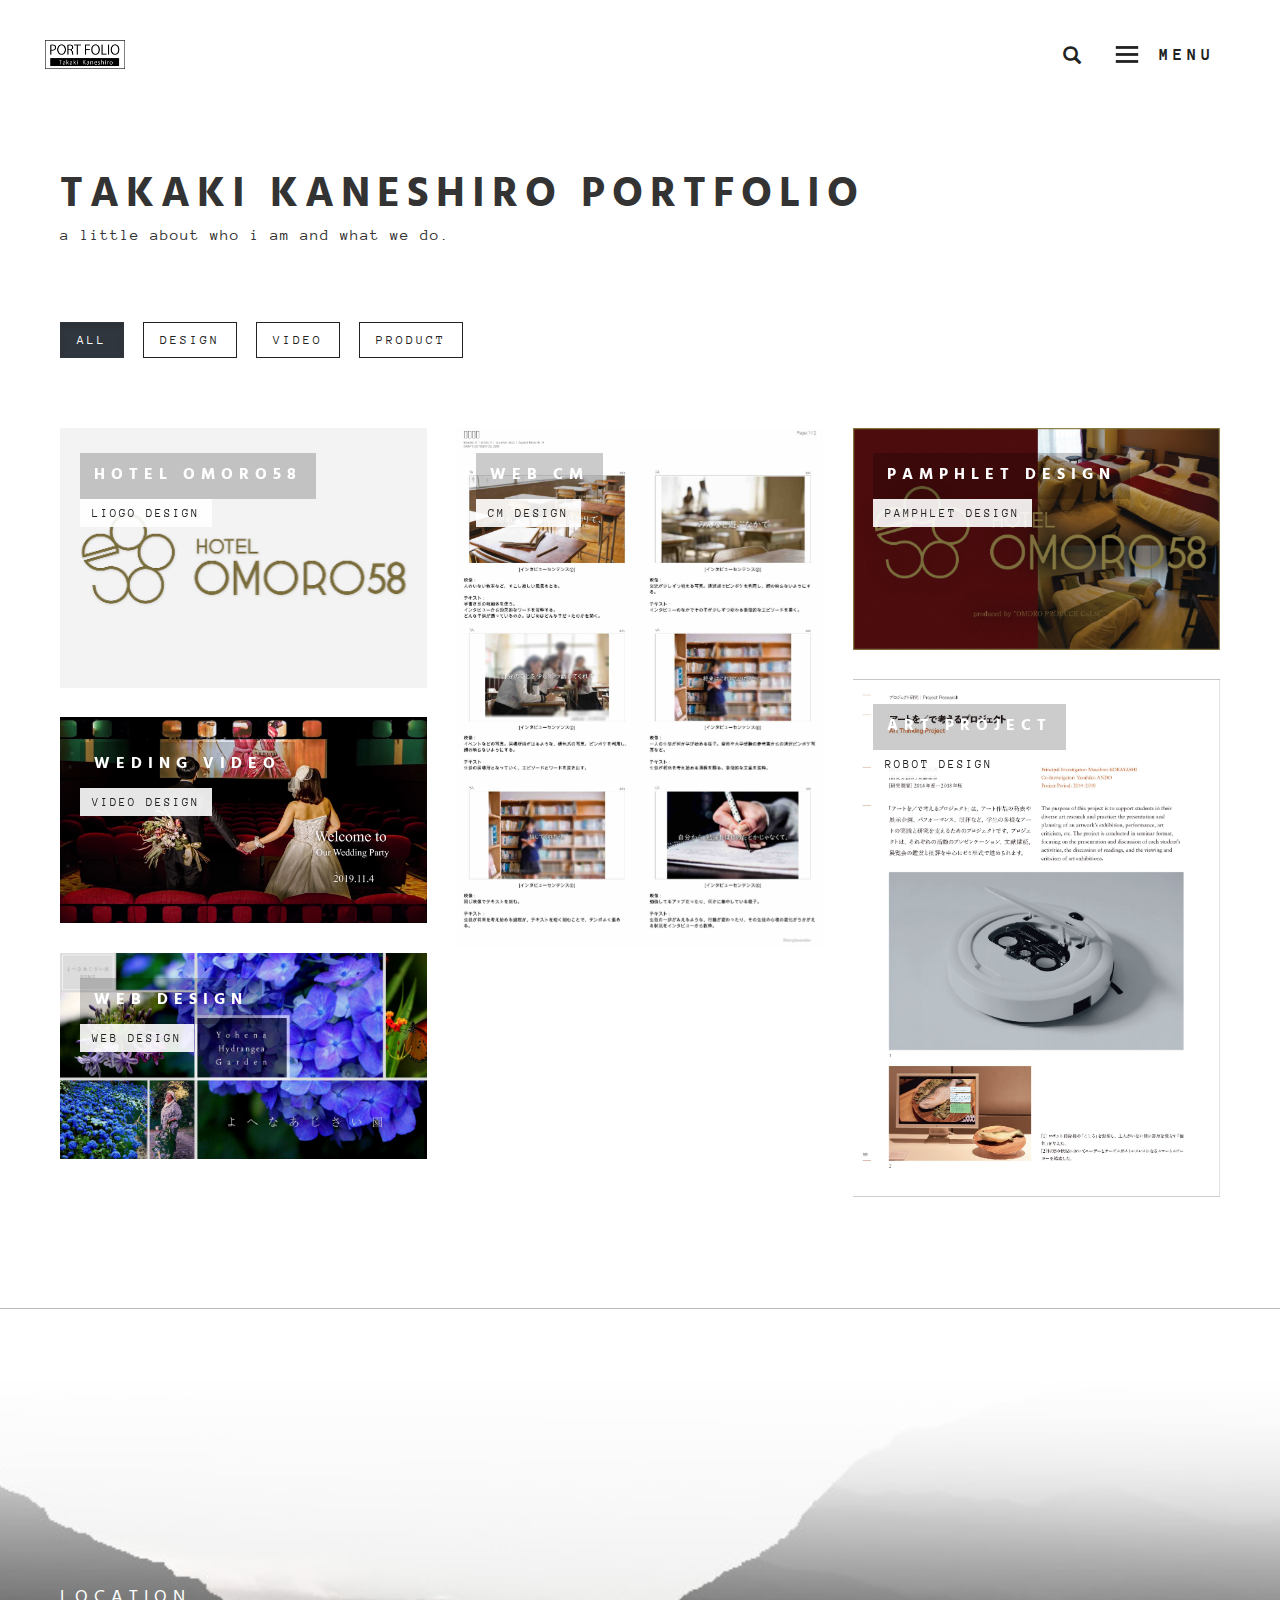
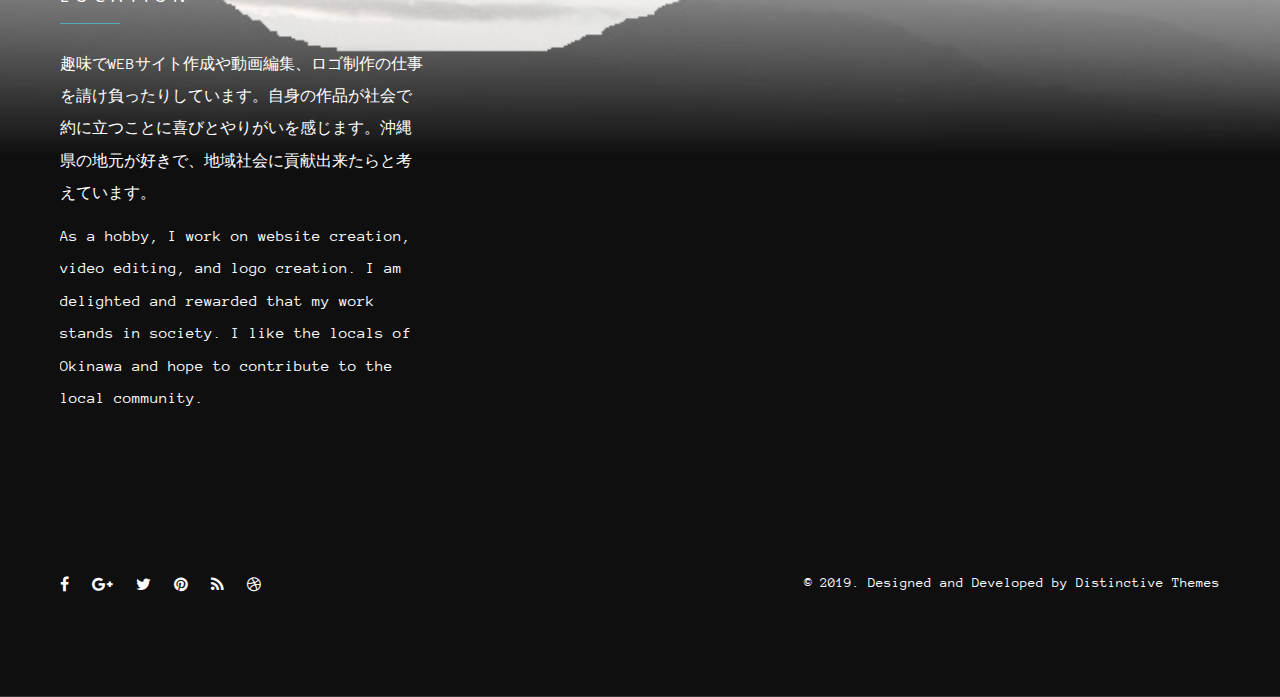
<file: index.html>
<!DOCTYPE html>

<html lang="en">

<head>
    <meta charset="UTF-8">
    <meta content="IE=edge" http-equiv="X-UA-Compatible">
    <meta content="width=device-width, initial-scale=1" name="viewport">
    <meta content="" name="description">
    <meta content="" name="author">

    <link rel="shortcut icon" href="assets/images/favicon/favicon.ico" type="image/x-icon" />
    <link rel="apple-touch-icon" href="assets/images/favicon/apple-touch-icon.png" />
    <link rel="apple-touch-icon" sizes="57x57" href="assets/images/favicon/apple-touch-icon-57x57.png" />
    <link rel="apple-touch-icon" sizes="72x72" href="assets/images/favicon/apple-touch-icon-72x72.png" />
    <link rel="apple-touch-icon" sizes="76x76" href="assets/images/favicon/apple-touch-icon-76x76.png" />
    <link rel="apple-touch-icon" sizes="114x114" href="assets/images/favicon/apple-touch-icon-114x114.png" />
    <link rel="apple-touch-icon" sizes="120x120" href="assets/images/favicon/apple-touch-icon-120x120.png" />
    <link rel="apple-touch-icon" sizes="144x144" href="assets/images/favicon/apple-touch-icon-144x144.png" />
    <link rel="apple-touch-icon" sizes="152x152" href="assets/images/favicon/apple-touch-icon-152x152.png" />
    <link rel="apple-touch-icon" sizes="180x180" href="assets/images/favicon/apple-touch-icon-180x180.png" />

    <title>Takaki Kaneshiro Portfolio</title>
    <link href="assets/bootstrap/css/bootstrap.min.css" rel="stylesheet">
    <!--[if lt IE 9]>
      <script src="https://oss.maxcdn.com/html5shiv/3.7.2/html5shiv.min.js"></script>
      <script src="https://oss.maxcdn.com/respond/1.4.2/respond.min.js"></script>
    <![endif]-->
    <link href='https://fonts.googleapis.com/css?family=Hind:400,500,700|Anonymous+Pro:400,400italic,700,700italic&subset=latin,latin-ext' rel='stylesheet' type='text/css'>

    <link href="assets/font-awesome/css/font-awesome.min.css" rel="stylesheet">
    <link href="assets/pe-icons/css/pe-icon-7-stroke.css" rel="stylesheet">

    <link href="assets/css/animate.css" rel="stylesheet">
    <link href="assets/css/plugins.css" rel="stylesheet">
    <link href="style.css" rel="stylesheet">

    <!-- jquery -->
    <!-- <script src="https://ajax.googleapis.com/ajax/libs/jquery/1.11.3/jquery.min.js"></script>
    <script>
        $(function() {
            $("#header-outer").load("header.html #header-inner");
            $("#side-outer").load("side.html #side-inner");
            $("#footer-outer").load("footer.html #footer-inner");
        });
    </script> -->
    <!-- test03-->

</head>

<body class="top-navigation pushy-right-side borderless">

    <nav class="pushy pushy-right">
        <ul class="list-unstyled">
            <li>
                <a class="logo" href="#"><img alt="" class="logo img-responsive" src="assets/images/logo.png"></a>
            </li>
            <li class="pushy-submenu">
                <a class="submenu-link" href="index.html">Home</a>
            </li>
            <li class="pushy-submenu">
                <a class="submenu-link" href="#">Works <i class="fa fa-angle-down"></i></a>
                <ul>
                    <li><a href="portfolio-01.html">HOTEL OMORO58</a></li>
                    <li><a href="portfolio-02.html">Web CM</a></li>
                    <li><a href="portfolio-03.html">Ticket Design</a></li>
                    <li><a href="portfolio-04.html">Weding Video</a></li>
                    <li><a href="portfolio-05.html">Robot Art</a></li>
                </ul>
            </li>
        </ul>
    </nav>

    <!-- Site Overlay -->
    <div class="site-overlay"></div>

    <div id="master-wrapper">

        <!-- <div class="preloader iPhone" id="loade">
            <div class="preloader-img">
                <span class="loading-animation animate-flicker"><img src="assets/images/loading.gif" alt="loading" /></span>
            </div>
        </div> -->

        <div class="nav-wrapper smoothie">
            <div class="nav-inner smoothie">
                <div class="container-fluid special-max-width">
                    <div class="row">
                        <div class="col-sm-3 col-xs-6">
                            <a class="logo-light smoothie" href="index.html"><img alt="" class="logo img-responsive" src="assets/images/logo-light.png"></a>
                            <a class="logo-dark smoothie" href="index.html"><img alt="" class="logo img-responsive" src="assets/images/logo.png"></a>
                        </div>
                        <!-- <button type="button" class="navbar-toggle collapsed" data-toggle="collapse">
                            <span class="tcon tcon-menu--minus menu-btn" aria-label="toggle menu">
                                    <span class="tcon-menu__lines" aria-hidden="true"></span>
                                    <span class="tcon-visuallyhidden">toggle menu</span>
                            </span>
                        </button> -->
                        <div class="col-sm-9 col-xs-6">
                            <div class="collapse navbar-collapse" id="navbar-collapse-1">
                                <ul class="nav navbar-nav navbar-right">
                                    <li>
                                        <a href="#" class="dropdown-toggle" data-toggle="dropdown"><i class="glyphicon glyphicon-search"></i></a>
                                    </li>
                                    <li class="menu-trigger-wrapper">
                                        <button type="button" class="tcon tcon-menu--minus menu-btn" aria-label="toggle menu">
                                                <span class="tcon-menu__lines" aria-hidden="true"></span>
                                                <span class="tcon-visuallyhidden">toggle menu</span>
                                        </button>
                                        <a class="menu-label menu-btn" href="#open-pushy">Menu</a>
                                    </li>
                                </ul>
                            </div>
                        </div>
                    </div>
                </div>
            </div>
        </div>

        <section id="our-courses" class="white-wrapper">
            <div class="section-inner">
                <div class="container">
                    <div class="row mb60 text-left">
                        <div class="col-sm-12">
                            <h3 class="section-title">Takaki Kaneshiro Portfolio</h3>
                            <p class="section-sub-title">A little about who I am and what we do.</p>

                        </div>
                    </div>
                </div>
                <div class="container">
                    <div class="row">
                        <div class="masonry-portfolio">
                            <div class="col-sm-12 mb60">
                                <ul class=" masonry-portfolio-filter list-inline wow fadeIn text-left" data-wow-delay="0.2s">
                                    <li><a class="btn btn-primary btn-transparent active" href="#" data-filter="*">All</a></li>
                                    <li><a class="btn btn-primary btn-transparent" href="#" data-filter=".design">Design</a></li>
                                    <li><a class="btn btn-primary btn-transparent" href="#" data-filter=".video">Video</a></li>
                                    <!-- <li><a class="btn btn-primary btn-transparent" href="#" data-filter=".photography">Photography</a></li> -->
                                    <li><a class="btn btn-primary btn-transparent" href="#" data-filter=".apps">product</a></li>

                                </ul>
                            </div>
                            <div class="col-sm-12">
                                <div class="masonry-portfolio-items row">
                                    <div class="row">
                                        <div class="col-sm-4 masonry-portfolio-item mb30 design">
                                            <div class="hover-effect smoothie">
                                                <a href="#" class="smoothie">
                                                    <img src="assets/images/minimal-portfolio/folio-10.jpg" alt="Image" class="img-responsive smoothie"></a>
                                                <div class="hover-overlay smoothie text-center">
                                                    <div class="vertical-align-top">
                                                        <h4>HOTEL OMORO58</h4>
                                                        <span class="hover-overlay-cat">Liogo Design</span>
                                                    </div>
                                                </div>
                                                <div class="hover-caption dark-overlay smoothie text-center">
                                                    <div class="vertical-align-bottom">
                                                        <a href="portfolio-01.html" class="btn btn-primary btn-green">Details</a>
                                                        <a href="assets/images/minimal-portfolio/folio-10.jpg" class="lb-link btn btn-primary btn-white">Zoom</a>
                                                    </div>
                                                </div>
                                            </div>
                                        </div>
                                        <div class="col-sm-4 masonry-portfolio-item mb30 video">
                                            <div class="hover-effect smoothie">
                                                <a href="#" class="smoothie">
                                                    <img src="assets/images/minimal-portfolio/folio-2.jpg" alt="Image" class="img-responsive smoothie"></a>
                                                <div class="hover-overlay smoothie text-center">
                                                    <div class="vertical-align-top">
                                                        <h4>Web CM</h4>
                                                        <span class="hover-overlay-cat">CM Design</span>
                                                    </div>
                                                </div>
                                                <div class="hover-caption dark-overlay smoothie text-center">
                                                    <div class="vertical-align-bottom">
                                                        <a href="portfolio-02.html" class="btn btn-primary btn-green">Details</a>
                                                        <a href="assets/images/minimal-portfolio/folio-2.jpg" class="lb-link btn btn-primary btn-white">Zoom</a>
                                                    </div>
                                                </div>
                                            </div>
                                        </div>
                                        <div class="col-sm-4 masonry-portfolio-item mb30 design">
                                            <div class="hover-effect smoothie">
                                                <a href="#" class="smoothie">
                                                    <img src="assets/images/minimal-portfolio/folio-3.jpg" alt="Image" class="img-responsive smoothie"></a>
                                                <div class="hover-overlay smoothie text-center">
                                                    <div class="vertical-align-top">
                                                        <h4>Pamphlet Design</h4>
                                                        <span class="hover-overlay-cat">Pamphlet Design</span>
                                                    </div>
                                                </div>
                                                <div class="hover-caption dark-overlay smoothie text-center">
                                                    <div class="vertical-align-bottom">
                                                        <a href="portfolio-03.html" class="btn btn-primary btn-green">Details</a>
                                                        <a href="assets/images/minimal-portfolio/folio-3.jpg" class="lb-link btn btn-primary btn-white">Zoom</a>
                                                    </div>
                                                </div>
                                            </div>
                                        </div>
                                        <div class="col-sm-4 masonry-portfolio-item mb30 apps">
                                            <div class="hover-effect smoothie">
                                                <a href="#" class="smoothie">
                                                    <img src="assets/images/minimal-portfolio/folio-4.jpg" alt="Image" class="img-responsive smoothie"></a>
                                                <div class="hover-overlay smoothie text-center">
                                                    <div class="vertical-align-top">
                                                        <h4>ART Project</h4>
                                                        <span class="hover-overlay-cat">Robot Design</span>
                                                    </div>
                                                </div>
                                                <div class="hover-caption dark-overlay smoothie text-center">
                                                    <div class="vertical-align-bottom">
                                                        <a href="portfolio-05.html" class="btn btn-primary btn-green">Details</a>
                                                        <a href="assets/images/minimal-portfolio/folio-4.jpg" class="lb-link btn btn-primary btn-white">Zoom</a>
                                                    </div>
                                                </div>
                                            </div>
                                        </div>
                                        <div class="col-sm-4 masonry-portfolio-item mb30 video">
                                            <div class="hover-effect smoothie">
                                                <a href="#" class="smoothie">
                                                    <img src="assets/images/minimal-portfolio/folio-5.jpg" alt="Image" class="img-responsive smoothie"></a>
                                                <div class="hover-overlay smoothie text-center">
                                                    <div class="vertical-align-top">
                                                        <h4>Weding Video</h4>
                                                        <span class="hover-overlay-cat">Video Design</span>
                                                    </div>
                                                </div>
                                                <div class="hover-caption dark-overlay smoothie text-center">
                                                    <div class="vertical-align-bottom">
                                                        <a href="portfolio-04.html" class="btn btn-primary btn-green">Details</a>
                                                        <a href="assets/images/minimal-portfolio/folio-5.jpg" class="lb-link btn btn-primary btn-white">Zoom</a>
                                                    </div>
                                                </div>
                                            </div>
                                        </div>
                                        
                                        <div class="col-sm-4 masonry-portfolio-item mb30 design">
                                            <div class="hover-effect smoothie">
                                                <a href="#" class="smoothie">
                                                    <img src="assets/images/minimal-portfolio/folio-6.jpg" alt="Image" class="img-responsive smoothie"></a>
                                                <div class="hover-overlay smoothie text-center">
                                                    <div class="vertical-align-top">
                                                        <h4>WEB Design</h4>
                                                        <span class="hover-overlay-cat">WEB Design</span>
                                                    </div>
                                                </div>
                                                <div class="hover-caption dark-overlay smoothie text-center">
                                                    <div class="vertical-align-bottom">
                                                        <a href="portfolio-06.html" class="btn btn-primary btn-green">Details</a>
                                                        <a href="assets/images/minimal-portfolio/folio-6.jpg" class="lb-link btn btn-primary btn-white">Zoom</a>
                                                    </div>
                                                </div>
                                            </div>
                                        </div>

                                    </div>

                                </div>
                            </div>
                        </div>
                    </div>
                </div>
            </div>
    </div>
    </section>

    <footer id="footer-wrapper" class="dark-wrapper">
        <div class="container">
            <div class="row mb90">
                <div class="col-md-4 col-sm-12">
                    <div class="text-widget widget">
                        <h4 class="widget-title mb40">Location</h4>
                        <div class="widget-content">
                            <p>趣味でWEBサイト作成や動画編集、ロゴ制作の仕事を請け負ったりしています。自身の作品が社会で約に立つことに喜びとやりがいを感じます。沖縄県の地元が好きで、地域社会に貢献出来たらと考えています。 </p>
                            <p>As a hobby, I work on website creation, video editing, and logo creation. I am delighted and rewarded that my work stands in society. I like the locals of Okinawa and hope to contribute to the local community.</p>

                        </div>
                    </div>
                </div>

            </div>
            <div class="row sub-footer">
                <div class="col-md-6 footer-social">
                    <a class="facebook" href="#"><i class="fa fa-facebook"></i></a>
                    <a class="google" href="#"><i class="fa fa-google-plus"></i></a>
                    <a class="twitter" href="#"><i class="fa fa-twitter"></i></a>
                    <a class="pinterest" href="#"><i class="fa fa-pinterest"></i></a>
                    <a class="blog" href="#"><i class="fa fa-rss"></i></a>
                    <a class="dribbble" href="#"><i class="fa fa-dribbble"></i></a>
                </div>
                <div class="col-md-6 text-right">
                    <p class="copyright"><small>© 2019. Designed and Developed by <a href="http://www.distinctivethemes.com" target="_blank">Distinctive Themes</a></small></p>
                </div>
            </div>
        </div>
    </footer>

    <a href="#" id="back-to-top"><i class="fa fa-angle-up"></i></a>

    <div class="top-frame"></div>
    <div class="bottom-frame"></div>

    </div>


    <script src="assets/js/jquery.min.js"></script>
    <script src="assets/bootstrap/js/bootstrap.min.js"></script>
    <script src="assets/js/owl-carousel.js"></script>
    <script src="assets/js/plugins.js"></script>
    <script type="text/javascript" src="http://maps.google.com/maps/api/js?sensor=false"></script>
    <script src="assets/js/init.js"></script>




</body>

</html>
</file>
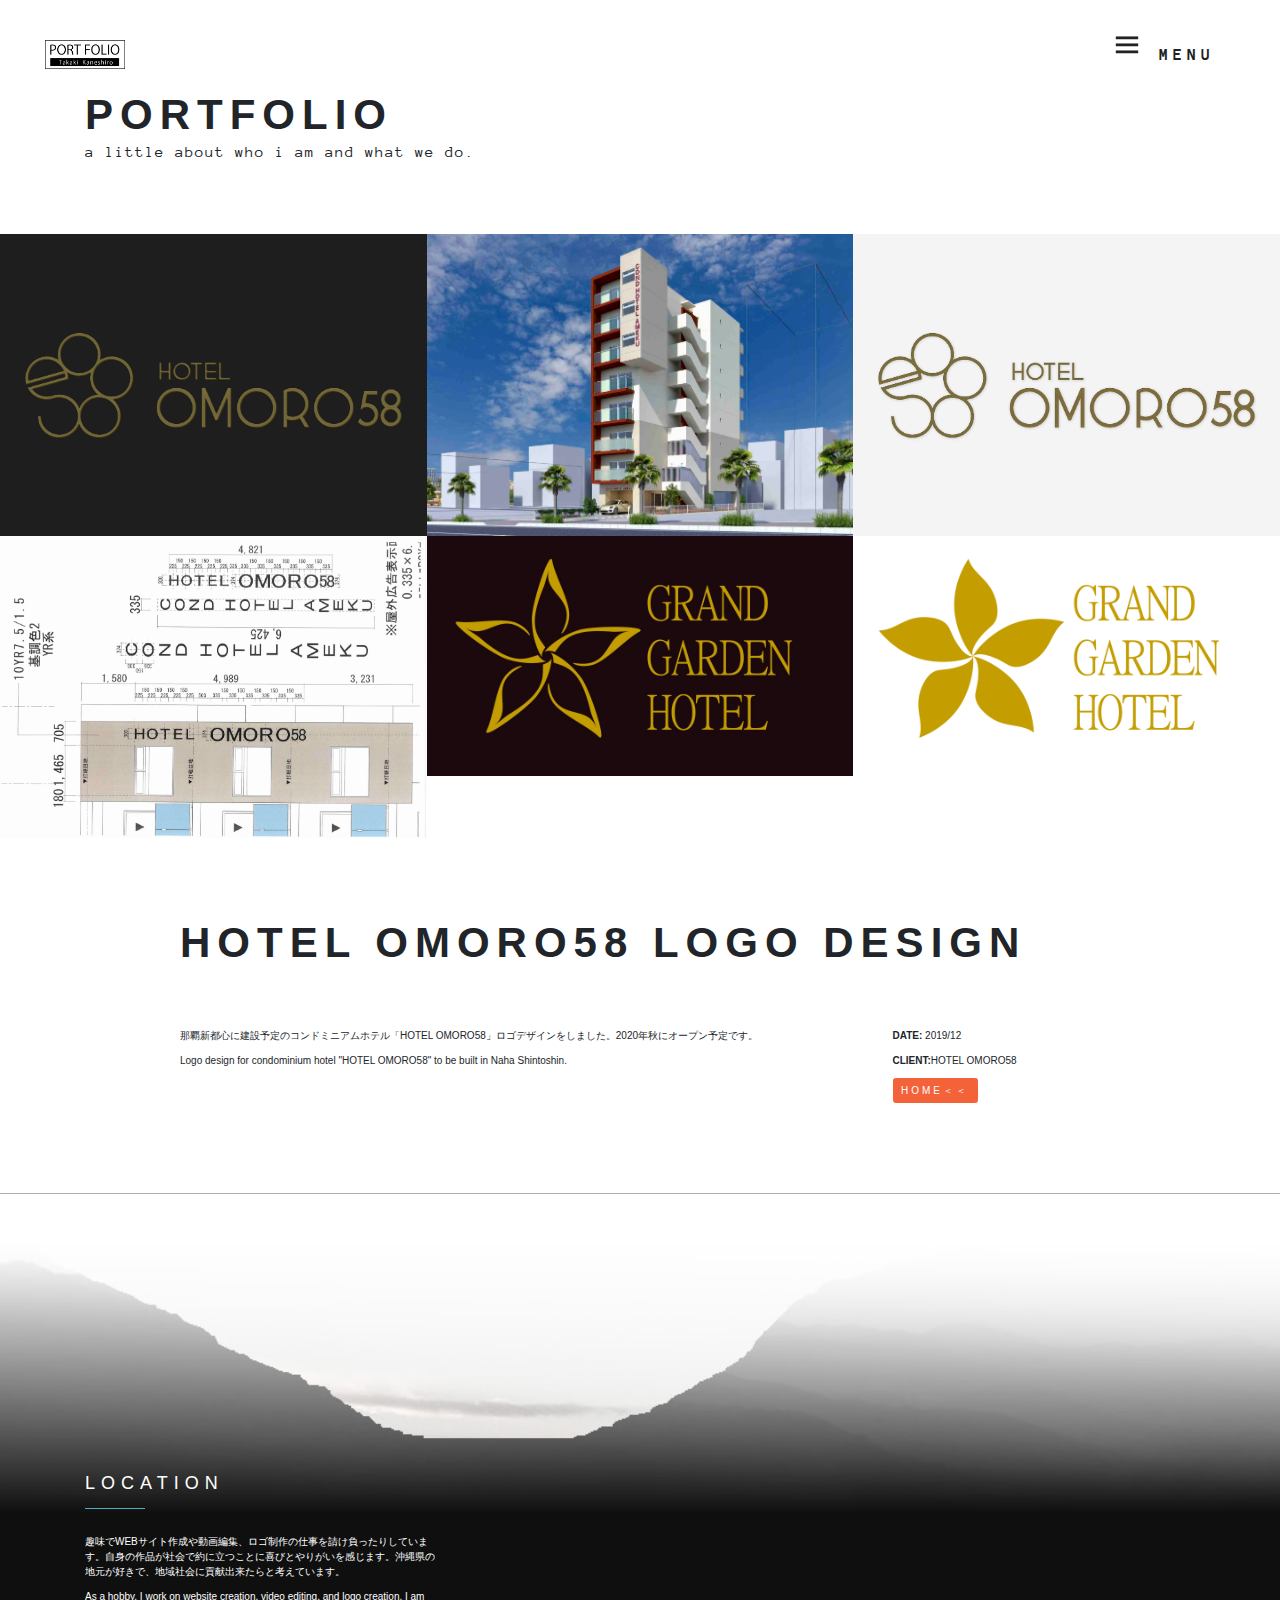
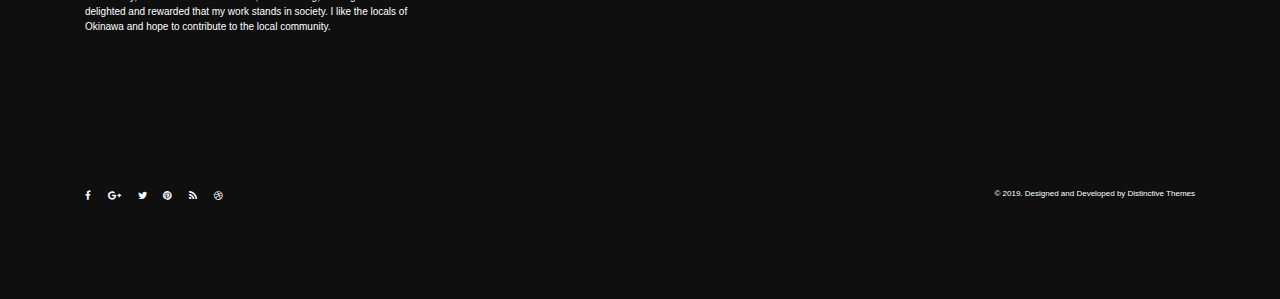
<file: portfolio-01.html>
<!DOCTYPE html>

<html lang="en">

<head>
    <meta charset="UTF-8">
    <meta content="IE=edge" http-equiv="X-UA-Compatible">
    <meta content="width=device-width, initial-scale=1" name="viewport">
    <meta content="" name="description">
    <meta content="" name="author">

    <link rel="shortcut icon" href="assets/images/favicon/favicon.ico" type="image/x-icon" />
    <link rel="apple-touch-icon" href="assets/images/favicon/apple-touch-icon.png" />
    <link rel="apple-touch-icon" sizes="57x57" href="assets/images/favicon/apple-touch-icon-57x57.png" />
    <link rel="apple-touch-icon" sizes="72x72" href="assets/images/favicon/apple-touch-icon-72x72.png" />
    <link rel="apple-touch-icon" sizes="76x76" href="assets/images/favicon/apple-touch-icon-76x76.png" />
    <link rel="apple-touch-icon" sizes="114x114" href="assets/images/favicon/apple-touch-icon-114x114.png" />
    <link rel="apple-touch-icon" sizes="120x120" href="assets/images/favicon/apple-touch-icon-120x120.png" />
    <link rel="apple-touch-icon" sizes="144x144" href="assets/images/favicon/apple-touch-icon-144x144.png" />
    <link rel="apple-touch-icon" sizes="152x152" href="assets/images/favicon/apple-touch-icon-152x152.png" />
    <link rel="apple-touch-icon" sizes="180x180" href="assets/images/favicon/apple-touch-icon-180x180.png" />

    <title>Takaki Kanwshiro Portfolioo</title>
    <link href="assets/bootstrap/css/bootstrap.min.css" rel="stylesheet">
    <!--[if lt IE 9]>
      <script src="https://oss.maxcdn.com/html5shiv/3.7.2/html5shiv.min.js"></script>
      <script src="https://oss.maxcdn.com/respond/1.4.2/respond.min.js"></script>
    <![endif]-->
    <link href='https://fonts.googleapis.com/css?family=Hind:400,500,700|Anonymous+Pro:400,400italic,700,700italic&subset=latin,latin-ext' rel='stylesheet' type='text/css'>

    <link href="assets/font-awesome/css/font-awesome.min.css" rel="stylesheet">
    <link href="assets/pe-icons/css/pe-icon-7-stroke.css" rel="stylesheet">

    <link href="assets/css/animate.css" rel="stylesheet">
    <link href="assets/css/plugins.css" rel="stylesheet">
    <link href="style.css" rel="stylesheet">
    <link href="assets/css/styles.css" rel="stylesheet" />

</head>

<body class="top-navigation pushy-right-side borderless">

    <nav class="pushy pushy-right">
        <ul class="list-unstyled">
            <li>
                <a class="logo" href="#"><img alt="" class="logo img-responsive" src="assets/images/logo.png"></a>
            </li>
            <li class="pushy-submenu">
                <a class="submenu-link" href="index.html">Home</a>
            </li>
            <li class="pushy-submenu">
                <a class="submenu-link" href="#">Works <i class="fa fa-angle-down"></i></a>
                <ul>
                    <li><a href="portfolio-01.html">HOTEL OMORO58</a></li>
                    <li><a href="portfolio-02.html">Web CM</a></li>
                    <li><a href="portfolio-03.html">Ticket Design</a></li>
                    <li><a href="portfolio-04.html">Weding Video</a></li>
                    <li><a href="portfolio-05.html">Robot Art</a></li>
                </ul>
            </li>
        </ul>
    </nav>

    <!-- Site Overlay -->
    <div class="site-overlay"></div>

    <div id="master-wrapper">

        <!-- <div class="preloader">
            <div class="preloader-img">
                <span class="loading-animation animate-flicker"><img src="assets/images/loading.gif" alt="loading" /></span>
            </div>
        </div> -->

        <div class="nav-wrapper smoothie">
            <div class="nav-inner smoothie">
                <div class="container-fluid special-max-width">
                    <div class="row">
                        <div class="col-sm-3 col-xs-6">
                            <a class="logo-light smoothie" href="index.html"><img alt="" class="logo img-responsive" src="assets/images/logo-light.png"></a>
                            <a class="logo-dark smoothie" href="index.html"><img alt="" class="logo img-responsive" src="assets/images/logo.png"></a>
                        </div>
                        <!-- <button type="button" class="navbar-toggle collapsed" data-toggle="collapse">
                            <span class="tcon tcon-menu--minus menu-btn" aria-label="toggle menu">
                                    <span class="tcon-menu__lines" aria-hidden="true"></span>
                                    <span class="tcon-visuallyhidden">toggle menu</span>
                            </span>
                        </button> -->
                        <div class="col-sm-9 col-xs-6">
                            <div class="collapse navbar-collapse" id="navbar-collapse-1">
                                <ul class="nav navbar-nav navbar-right">
                                    <!-- <li>
                                        <a href="#" class="dropdown-toggle" data-toggle="dropdown"><i class="glyphicon glyphicon-search"></i></a>
                                    </li> -->
                                    <li class="menu-trigger-wrapper">
                                        <button type="button" class="tcon tcon-menu--minus menu-btn" aria-label="toggle menu">
                                                <span class="tcon-menu__lines" aria-hidden="true"></span>
                                                <span class="tcon-visuallyhidden">toggle menu</span>
                                        </button>
                                        <a class="menu-label menu-btn" href="#open-pushy">Menu</a>
                                    </li>
                                </ul>
                            </div>
                        </div>
                    </div>
                </div>
            </div>
        </div>

        <div class="container">
            <div class="row mb60 text-left">
                <div class="col-sm-12">
                    <h3 class="section-title">Portfolio</h3>
                    <p class="section-sub-title">A little about who I am and what we do.</p>

                </div>
            </div>
        </div>

        <section id="portfolio">
            <div class="container-fluid p-0">
                <div class="row no-gutters">
                    <div class="col-lg-4 col-sm-6">
                        <a class="portfolio-box">
                            <img class="img-fluid" src="assets/img/portfolio/thumbnails/hotel-1.jpg" alt="">
                        </a>
                    </div>
                    <div class="col-lg-4 col-sm-6">
                        <a class="portfolio-box"><img class="img-fluid" src="assets/img/portfolio/thumbnails/hotel-2.jpg" alt="">
                        </a>
                    </div>
                    <div class="col-lg-4 col-sm-6">
                        <a class="portfolio-box"><img class="img-fluid" src="assets/img/portfolio/thumbnails/hotel-3.jpg" alt="">
                        </a>
                    </div>
                    <div class="col-lg-4 col-sm-6">
                        <a class="portfolio-box"><img class="img-fluid" src="assets/img/portfolio/thumbnails/hotel-4.jpg" alt="">
                        </a>
                    </div>
                    <div class="col-lg-4 col-sm-6">
                        <a class="portfolio-box"></a><img class="img-fluid" src="assets/img/portfolio/thumbnails/hotel-5.jpg" alt="">
                        </a>
                    </div>
                    <div class="col-lg-4 col-sm-6">
                        <a class="portfolio-box"><img class="img-fluid" src="assets/img/portfolio/thumbnails/hotel-6.png" alt="">
                        </a>
                    </div>
                </div>
            </div>
        </section>




        <section class="white-wrapper special-max-width allow-overflow">
            <div class="section-inner drag-me-up">
                <div class="container">
                    <div class="row mb60">
                        <div class="col-sm-10 col-sm-offset-1">
                            <h3 class="section-title">HOTEL OMORO58 Logo Design</h3>
                        </div>
                    </div>
                </div>
                <div class="container">
                    <div class="row">
                        <div class="col-sm-10 col-sm-offset-1">
                            <div class="row project-item wow fadeIn" data-wow-delay="0.2s">
                                <div class="col-sm-9">
                                    <p>那覇新都心に建設予定のコンドミニアムホテル「HOTEL OMORO58」ロゴデザインをしました。2020年秋にオープン予定です。</p>
                                    <p>Logo design for condominium hotel "HOTEL OMORO58" to be built in Naha Shintoshin.</p>
                                </div>
                                <div class="col-sm-3">
                                    <p><strong>DATE:</strong> 2019/12</p>
                                    <p><strong>CLIENT:</strong>HOTEL OMORO58</p>
                                    <p class="mt30"><a href="index.html" class="btn btn-primary btn-theme page-scroll">HOME＜＜</a></p>
                                </div>
                            </div>
                        </div>
                    </div>
                </div>
            </div>
        </section>

        <footer id="footer-wrapper" class="dark-wrapper">
            <div class="container">
                <div class="row mb90">
                    <div class="col-md-4 col-sm-12">
                        <div class="text-widget widget">
                            <h4 class="widget-title mb40">Location</h4>
                            <div class="widget-content">
                                <p>趣味でWEBサイト作成や動画編集、ロゴ制作の仕事を請け負ったりしています。自身の作品が社会で約に立つことに喜びとやりがいを感じます。沖縄県の地元が好きで、地域社会に貢献出来たらと考えています。 </p>
                                <p>As a hobby, I work on website creation, video editing, and logo creation. I am delighted and rewarded that my work stands in society. I like the locals of Okinawa and hope to contribute to the local community.</p>

                            </div>
                        </div>
                    </div>

                </div>
                <div class="row sub-footer">
                    <div class="col-md-6 footer-social">
                        <a class="facebook" href="#"><i class="fa fa-facebook"></i></a>
                        <a class="google" href="#"><i class="fa fa-google-plus"></i></a>
                        <a class="twitter" href="#"><i class="fa fa-twitter"></i></a>
                        <a class="pinterest" href="#"><i class="fa fa-pinterest"></i></a>
                        <a class="blog" href="#"><i class="fa fa-rss"></i></a>
                        <a class="dribbble" href="#"><i class="fa fa-dribbble"></i></a>
                    </div>
                    <div class="col-md-6 text-right">
                        <p class="copyright"><small>© 2019. Designed and Developed by <a href="http://www.distinctivethemes.com" target="_blank">Distinctive Themes</a></small></p>
                    </div>
                </div>
            </div>
        </footer>

        <a href="#" id="back-to-top"><i class="fa fa-angle-up"></i></a>

        <div class="top-frame"></div>
        <div class="bottom-frame"></div>

    </div>

    <script src="assets/js/jquery.min.js"></script>
    <script src="assets/bootstrap/js/bootstrap.min.js"></script>
    <script src="assets/js/owl-carousel.js"></script>
    <script src="assets/js/plugins.js"></script>
    <script type="text/javascript" src="http://maps.google.com/maps/api/js?sensor=false"></script>
    <script src="assets/js/init.js"></script>
    <script src="assets/js/scripts.js"></script>

</body>

</html>
</file>
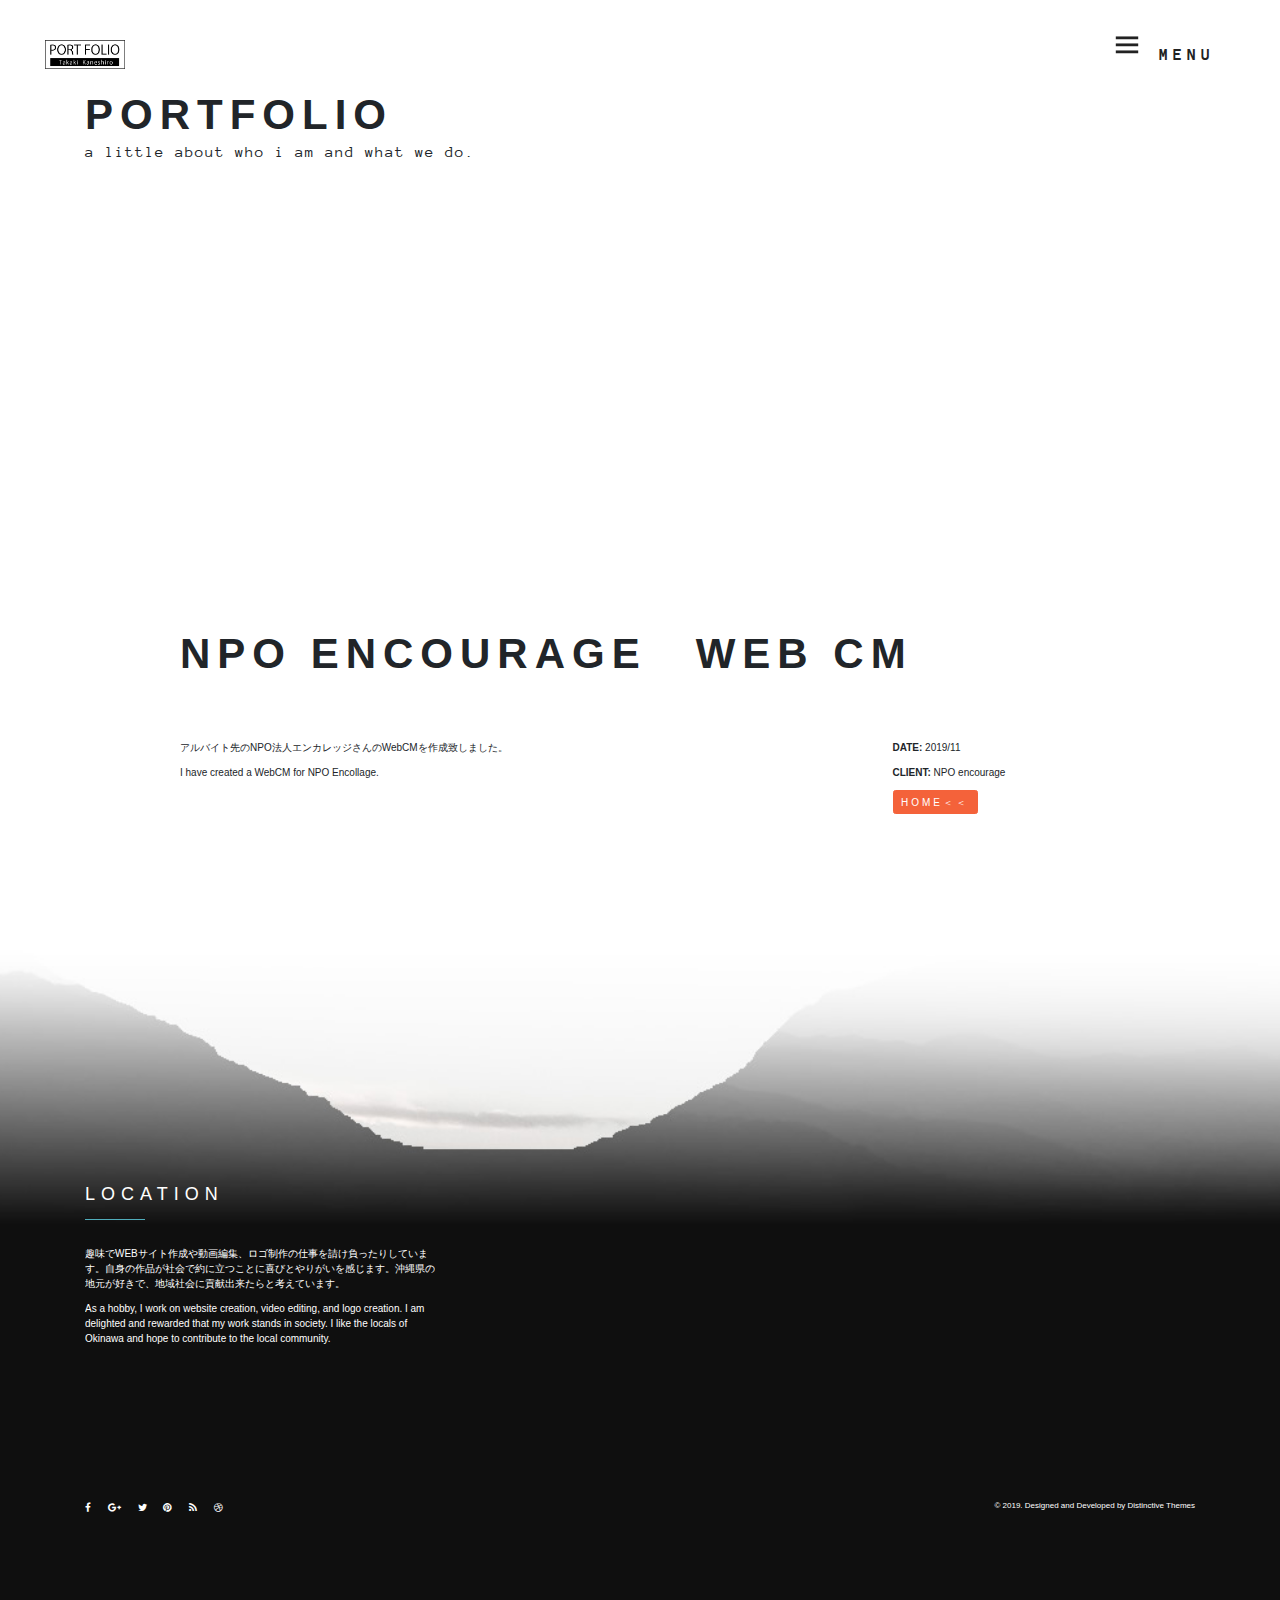
<file: portfolio-02.html>
<!DOCTYPE html>

<html lang="en">

<head>
    <meta charset="UTF-8">
    <meta content="IE=edge" http-equiv="X-UA-Compatible">
    <meta content="width=device-width, initial-scale=1" name="viewport">
    <meta content="" name="description">
    <meta content="" name="author">

    <link rel="shortcut icon" href="assets/images/favicon/favicon.ico" type="image/x-icon" />
    <link rel="apple-touch-icon" href="assets/images/favicon/apple-touch-icon.png" />
    <link rel="apple-touch-icon" sizes="57x57" href="assets/images/favicon/apple-touch-icon-57x57.png" />
    <link rel="apple-touch-icon" sizes="72x72" href="assets/images/favicon/apple-touch-icon-72x72.png" />
    <link rel="apple-touch-icon" sizes="76x76" href="assets/images/favicon/apple-touch-icon-76x76.png" />
    <link rel="apple-touch-icon" sizes="114x114" href="assets/images/favicon/apple-touch-icon-114x114.png" />
    <link rel="apple-touch-icon" sizes="120x120" href="assets/images/favicon/apple-touch-icon-120x120.png" />
    <link rel="apple-touch-icon" sizes="144x144" href="assets/images/favicon/apple-touch-icon-144x144.png" />
    <link rel="apple-touch-icon" sizes="152x152" href="assets/images/favicon/apple-touch-icon-152x152.png" />
    <link rel="apple-touch-icon" sizes="180x180" href="assets/images/favicon/apple-touch-icon-180x180.png" />

    <title>Takaki Kanwshiro Portfolio</title>
    <link href="assets/bootstrap/css/bootstrap.min.css" rel="stylesheet">
    <!--[if lt IE 9]>
      <script src="https://oss.maxcdn.com/html5shiv/3.7.2/html5shiv.min.js"></script>
      <script src="https://oss.maxcdn.com/respond/1.4.2/respond.min.js"></script>
    <![endif]-->
    <link href='https://fonts.googleapis.com/css?family=Hind:400,500,700|Anonymous+Pro:400,400italic,700,700italic&subset=latin,latin-ext' rel='stylesheet' type='text/css'>

    <link href="assets/font-awesome/css/font-awesome.min.css" rel="stylesheet">
    <link href="assets/pe-icons/css/pe-icon-7-stroke.css" rel="stylesheet">

    <link href="assets/css/animate.css" rel="stylesheet">
    <link href="assets/css/plugins.css" rel="stylesheet">
    <link href="style.css" rel="stylesheet">
    <link href="assets/css/styles.css" rel="stylesheet" />

</head>

<body class="top-navigation pushy-right-side borderless">

    <nav class="pushy pushy-right">
        <ul class="list-unstyled">
            <li>
                <a class="logo" href="#"><img alt="" class="logo img-responsive" src="assets/images/logo.png"></a>
            </li>
            <li class="pushy-submenu">
                <a class="submenu-link" href="index.html">Home</a>
            </li>
            <li class="pushy-submenu">
                <a class="submenu-link" href="#">Works <i class="fa fa-angle-down"></i></a>
                <ul>
                    <li><a href="portfolio-01.html">HOTEL OMORO58</a></li>
                    <li><a href="portfolio-02.html">Web CM</a></li>
                    <li><a href="portfolio-03.html">Ticket Design</a></li>
                    <li><a href="portfolio-04.html">Weding Video</a></li>
                    <li><a href="portfolio-05.html">Robot Art</a></li>
                </ul>
            </li>
        </ul>
    </nav>

    <!-- Site Overlay -->
    <div class="site-overlay"></div>

    <div id="master-wrapper">

        <!-- <div class="preloader">
            <div class="preloader-img">
                <span class="loading-animation animate-flicker"><img src="assets/images/loading.gif" alt="loading" /></span>
            </div>
        </div> -->

        <div class="nav-wrapper smoothie">
            <div class="nav-inner smoothie">
                <div class="container-fluid special-max-width">
                    <div class="row">
                        <div class="col-sm-3 col-xs-6">
                            <a class="logo-light smoothie" href="index.html"><img alt="" class="logo img-responsive" src="assets/images/logo-light.png"></a>
                            <a class="logo-dark smoothie" href="index.html"><img alt="" class="logo img-responsive" src="assets/images/logo.png"></a>
                        </div>
                        <div class="col-sm-9 col-xs-6">
                            <div class="collapse navbar-collapse" id="navbar-collapse-1">
                                <ul class="nav navbar-nav navbar-right">
                                    <!-- <li>
                                        <a href="#" class="dropdown-toggle" data-toggle="dropdown"><i class="glyphicon glyphicon-search"></i></a>
                                    </li> -->
                                    <li class="menu-trigger-wrapper">
                                        <button type="button" class="tcon tcon-menu--minus menu-btn" aria-label="toggle menu">
                                                <span class="tcon-menu__lines" aria-hidden="true"></span>
                                                <span class="tcon-visuallyhidden">toggle menu</span>
                                        </button>
                                        <a class="menu-label menu-btn" href="#open-pushy">Menu</a>
                                    </li>
                                </ul>
                            </div>
                        </div>
                    </div>
                </div>
            </div>
        </div>

        <div class="container">
            <div class="row mb60 text-left">
                <div class="col-sm-12">
                    <h3 class="section-title">Portfolio</h3>
                    <p class="section-sub-title">A little about who I am and what we do.</p>

                </div>
            </div>
        </div>

        <div class="center-block">
            <iframe class="center-block" width="560" height="315" src="https://www.youtube.com/embed/xAkwv4A4itk" frameborder="0" allow="accelerometer; autoplay; encrypted-media; gyroscope; picture-in-picture" allowfullscreen></iframe>
        </div>


        <section class="white-wrapper special-max-width allow-overflow">
            <div class="section-inner drag-me-up">
                <div class="container">
                    <div class="row mb60">
                        <div class="col-sm-10 col-sm-offset-1">
                            <h3 class="section-title">NPO encourage　Web CM</h3>
                        </div>
                    </div>
                </div>
                <div class="container">
                    <div class="row">
                        <div class="col-sm-10 col-sm-offset-1">
                            <div class="row project-item wow fadeIn" data-wow-delay="0.2s">
                                <div class="col-sm-9">
                                    <p>アルバイト先のNPO法人エンカレッジさんのWebCMを作成致しました。</p>
                                    <p>I have created a WebCM for NPO Encollage.</p>
                                </div>
                                <div class="col-sm-3">
                                    <p><strong>DATE:</strong> 2019/11</p>
                                    <p><strong>CLIENT:</strong> NPO encourage</p>
                                    <p class="mt30"><a href="index.html" class="btn btn-primary btn-theme page-scroll">HOME＜＜</a></p>
                                </div>
                            </div>
                        </div>
                    </div>
                </div>
            </div>
        </section>

        <footer id="footer-wrapper" class="dark-wrapper">
            <div class="container">
                <div class="row mb90">
                    <div class="col-md-4 col-sm-12">
                        <div class="text-widget widget">
                            <h4 class="widget-title mb40">Location</h4>
                            <div class="widget-content">
                                <p>趣味でWEBサイト作成や動画編集、ロゴ制作の仕事を請け負ったりしています。自身の作品が社会で約に立つことに喜びとやりがいを感じます。沖縄県の地元が好きで、地域社会に貢献出来たらと考えています。 </p>
                                <p>As a hobby, I work on website creation, video editing, and logo creation. I am delighted and rewarded that my work stands in society. I like the locals of Okinawa and hope to contribute to the local community.</p>

                            </div>
                        </div>
                    </div>

                </div>
                <div class="row sub-footer">
                    <div class="col-md-6 footer-social">
                        <a class="facebook" href="#"><i class="fa fa-facebook"></i></a>
                        <a class="google" href="#"><i class="fa fa-google-plus"></i></a>
                        <a class="twitter" href="#"><i class="fa fa-twitter"></i></a>
                        <a class="pinterest" href="#"><i class="fa fa-pinterest"></i></a>
                        <a class="blog" href="#"><i class="fa fa-rss"></i></a>
                        <a class="dribbble" href="#"><i class="fa fa-dribbble"></i></a>
                    </div>
                    <div class="col-md-6 text-right">
                        <p class="copyright"><small>© 2019. Designed and Developed by <a href="http://www.distinctivethemes.com" target="_blank">Distinctive Themes</a></small></p>
                    </div>
                </div>
            </div>
        </footer>

        <a href="#" id="back-to-top"><i class="fa fa-angle-up"></i></a>

        <div class="top-frame"></div>
        <div class="bottom-frame"></div>

    </div>

    <script src="assets/js/jquery.min.js"></script>
    <script src="assets/bootstrap/js/bootstrap.min.js"></script>
    <script src="assets/js/owl-carousel.js"></script>
    <script src="assets/js/plugins.js"></script>
    <script type="text/javascript" src="http://maps.google.com/maps/api/js?sensor=false"></script>
    <script src="assets/js/init.js"></script>
    <script src="assets/js/scripts.js"></script>

</body>

</html>
</file>
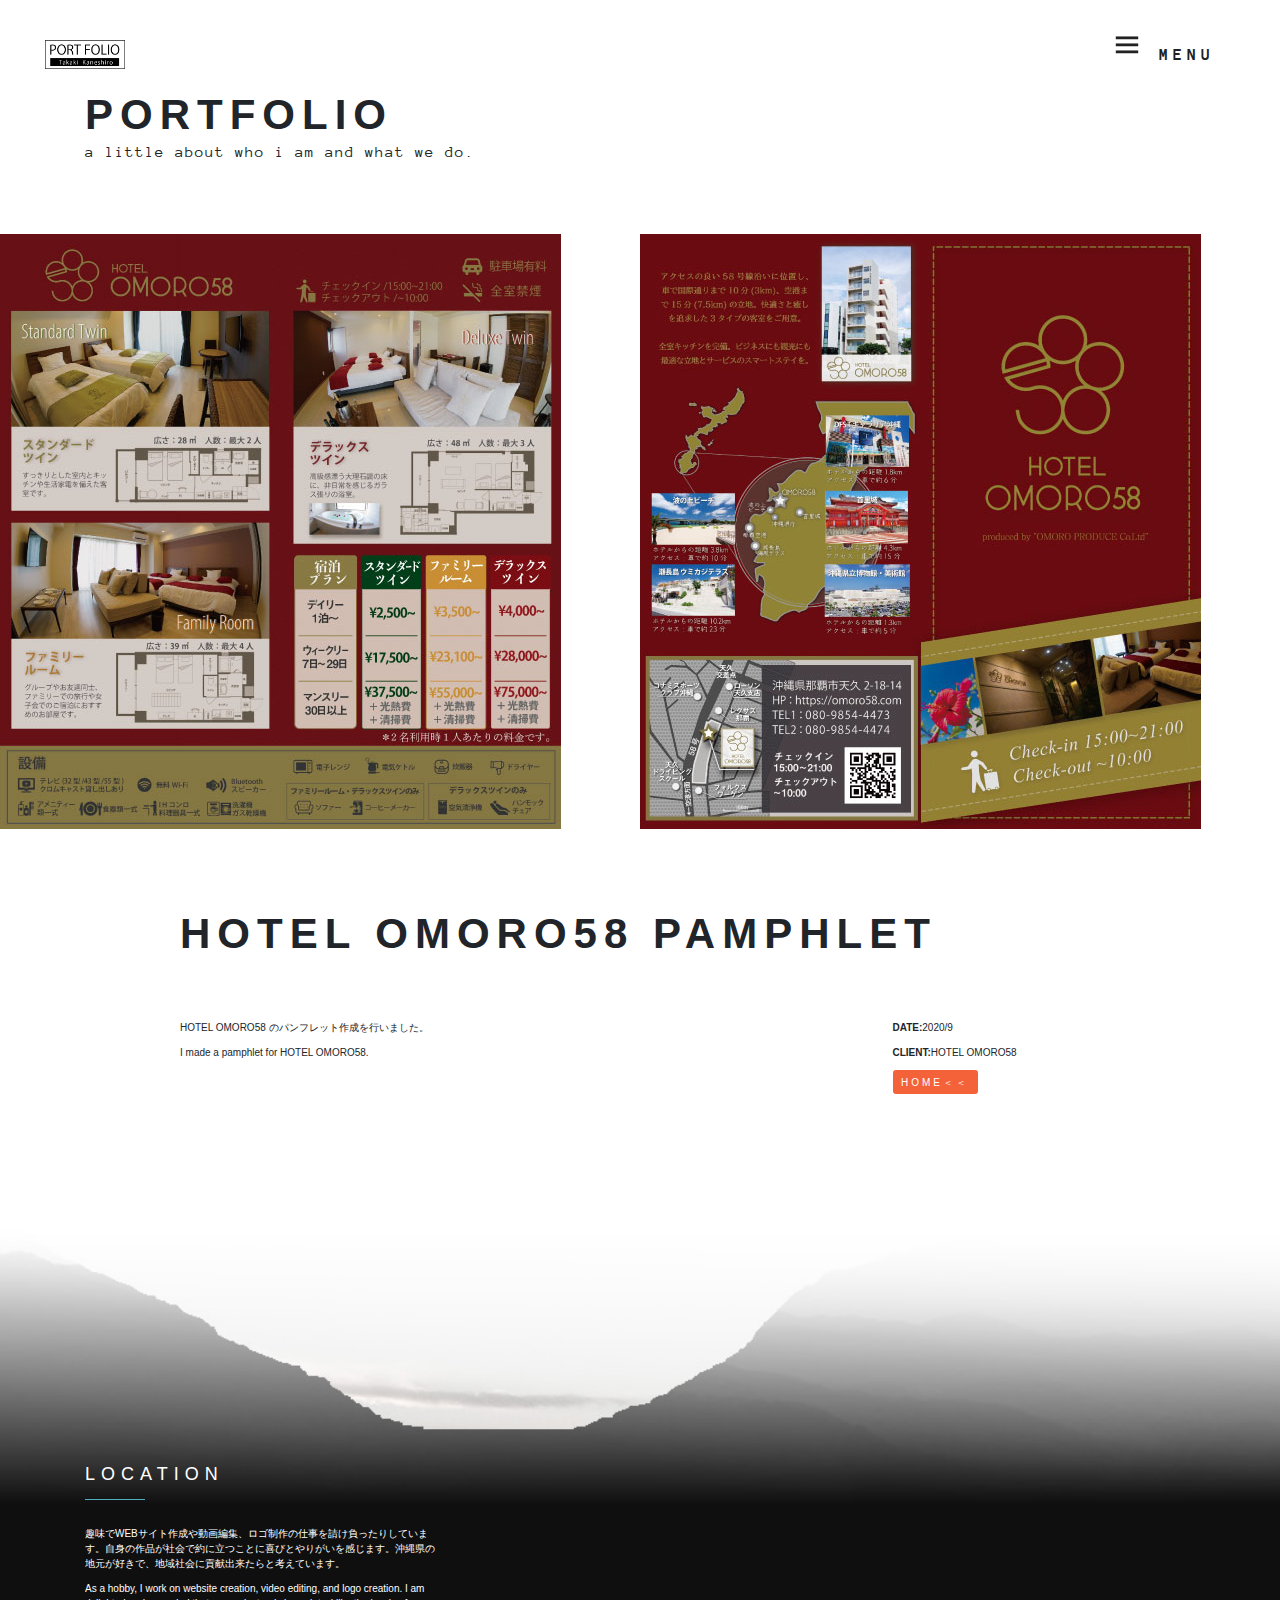
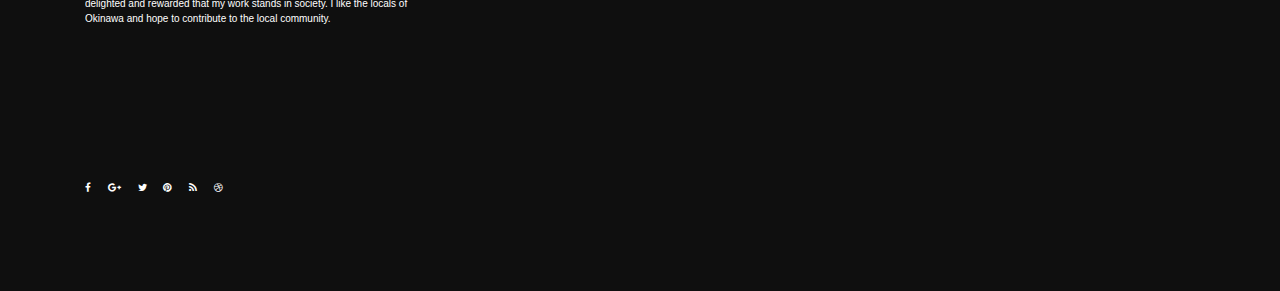
<file: portfolio-03.html>
<!DOCTYPE html>

<html lang="en">

<head>
    <meta charset="UTF-8">
    <meta content="IE=edge" http-equiv="X-UA-Compatible">
    <meta content="width=device-width, initial-scale=1" name="viewport">
    <meta content="" name="description">
    <meta content="" name="author">

    <link rel="shortcut icon" href="assets/images/favicon/favicon.ico" type="image/x-icon" />
    <link rel="apple-touch-icon" href="assets/images/favicon/apple-touch-icon.png" />
    <link rel="apple-touch-icon" sizes="57x57" href="assets/images/favicon/apple-touch-icon-57x57.png" />
    <link rel="apple-touch-icon" sizes="72x72" href="assets/images/favicon/apple-touch-icon-72x72.png" />
    <link rel="apple-touch-icon" sizes="76x76" href="assets/images/favicon/apple-touch-icon-76x76.png" />
    <link rel="apple-touch-icon" sizes="114x114" href="assets/images/favicon/apple-touch-icon-114x114.png" />
    <link rel="apple-touch-icon" sizes="120x120" href="assets/images/favicon/apple-touch-icon-120x120.png" />
    <link rel="apple-touch-icon" sizes="144x144" href="assets/images/favicon/apple-touch-icon-144x144.png" />
    <link rel="apple-touch-icon" sizes="152x152" href="assets/images/favicon/apple-touch-icon-152x152.png" />
    <link rel="apple-touch-icon" sizes="180x180" href="assets/images/favicon/apple-touch-icon-180x180.png" />

    <title>Takaki Kanwshiro Portfolio</title>
    <link href="assets/bootstrap/css/bootstrap.min.css" rel="stylesheet">
    <!--[if lt IE 9]>
      <script src="https://oss.maxcdn.com/html5shiv/3.7.2/html5shiv.min.js"></script>
      <script src="https://oss.maxcdn.com/respond/1.4.2/respond.min.js"></script>
    <![endif]-->
    <link href='https://fonts.googleapis.com/css?family=Hind:400,500,700|Anonymous+Pro:400,400italic,700,700italic&subset=latin,latin-ext' rel='stylesheet' type='text/css'>

    <link href="assets/font-awesome/css/font-awesome.min.css" rel="stylesheet">
    <link href="assets/pe-icons/css/pe-icon-7-stroke.css" rel="stylesheet">

    <link href="assets/css/animate.css" rel="stylesheet">
    <link href="assets/css/plugins.css" rel="stylesheet">
    <link href="style.css" rel="stylesheet">
    <link href="assets/css/styles.css" rel="stylesheet" />

</head>

<body class="top-navigation pushy-right-side borderless">

    <nav class="pushy pushy-right">
        <ul class="list-unstyled">
            <li>
                <a class="logo" href="#"><img alt="" class="logo img-responsive" src="assets/images/logo.png"></a>
            </li>
            <li class="pushy-submenu">
                <a class="submenu-link" href="index.html">Home</a>
            </li>
            <li class="pushy-submenu">
                <a class="submenu-link" href="#">Works <i class="fa fa-angle-down"></i></a>
                <ul>
                    <li><a href="portfolio-01.html">HOTEL OMORO58</a></li>
                    <li><a href="portfolio-02.html">Web CM</a></li>
                    <li><a href="portfolio-03.html">Ticket Design</a></li>
                    <li><a href="portfolio-04.html">Weding Video</a></li>
                    <li><a href="portfolio-05.html">Robot Art</a></li>
                </ul>
            </li>
        </ul>
    </nav>

    <!-- Site Overlay -->
    <div class="site-overlay"></div>

    <div id="master-wrapper">

        <!-- <div class="preloader">
            <div class="preloader-img">
                <span class="loading-animation animate-flicker"><img src="assets/images/loading.gif" alt="loading" /></span>
            </div>
        </div> -->

        <div class="nav-wrapper smoothie">
            <div class="nav-inner smoothie">
                <div class="container-fluid special-max-width">
                    <div class="row">
                        <div class="col-sm-3 col-xs-6">
                            <a class="logo-light smoothie" href="index.html"><img alt="" class="logo img-responsive" src="assets/images/logo-light.png"></a>
                            <a class="logo-dark smoothie" href="index.html"><img alt="" class="logo img-responsive" src="assets/images/logo.png"></a>
                        </div>

                        <div class="col-sm-9 col-xs-6">
                            <div class="collapse navbar-collapse" id="navbar-collapse-1">
                                <ul class="nav navbar-nav navbar-right">
                                    <!-- <li>
                                        <a href="#" class="dropdown-toggle" data-toggle="dropdown"><i class="glyphicon glyphicon-search"></i></a>
                                    </li> -->
                                    <li class="menu-trigger-wrapper">
                                        <button type="button" class="tcon tcon-menu--minus menu-btn" aria-label="toggle menu">
                                                <span class="tcon-menu__lines" aria-hidden="true"></span>
                                                <span class="tcon-visuallyhidden">toggle menu</span>
                                        </button>
                                        <a class="menu-label menu-btn" href="#open-pushy">Menu</a>
                                    </li>
                                </ul>
                            </div>
                        </div>
                    </div>
                </div>
            </div>
        </div>


        <div class="container">
            <div class="row mb60 text-left">
                <div class="col-sm-12">
                    <h3 class="section-title">Portfolio</h3>
                    <p class="section-sub-title">A little about who I am and what we do.</p>

                </div>
            </div>
        </div>


        <section id="portfolio">
            <div class="container-fluid p-0">
                <div class="row no-gutters">

                    <div class="col-lg-6 col-sm-6">
                        <a class="portfolio-box"><img class="img-fluid" src="assets/img/portfolio/thumbnails/kanon-02.jpg" alt="">
                        </a>
                    </div>
                    <div class="col-lg-6 col-sm-6">
                        <a class="portfolio-box"><img class="img-fluid" src="assets/img/portfolio/thumbnails/kanon-03.jpg" alt="">
                        </a>
                    </div>

                </div>
            </div>
        </section>




        <section class="white-wrapper special-max-width allow-overflow">
            <div class="section-inner drag-me-up">
                <div class="container">
                    <div class="row mb60">
                        <div class="col-sm-10 col-sm-offset-1">
                            <h3 class="section-title">HOTEL OMORO58 Pamphlet</h3>
                        </div>
                    </div>
                </div>
                <div class="container">
                    <div class="row">
                        <div class="col-sm-10 col-sm-offset-1">
                            <div class="row project-item wow fadeIn" data-wow-delay="0.2s">
                                <div class="col-sm-9">
                                    <p>HOTEL OMORO58 のパンフレット作成を行いました。</p>
                                    <p> I made a pamphlet for HOTEL OMORO58.</p>
                                </div>
                                <div class="col-sm-3">
                                    <p><strong>DATE:</strong>2020/9</p>
                                    <p><strong>CLIENT:</strong>HOTEL OMORO58</p>
                                    <p class="mt30"><a href="index.html" class="btn btn-primary btn-theme page-scroll">HOME＜＜</a></p>
                                </div>
                            </div>
                        </div>
                    </div>
                </div>
            </div>
        </section>

        <footer id="footer-wrapper" class="dark-wrapper">
            <div class="container">
                <div class="row mb90">
                    <div class="col-md-4 col-sm-12">
                        <div class="text-widget widget">
                            <h4 class="widget-title mb40">Location</h4>
                            <div class="widget-content">
                                <p>趣味でWEBサイト作成や動画編集、ロゴ制作の仕事を請け負ったりしています。自身の作品が社会で約に立つことに喜びとやりがいを感じます。沖縄県の地元が好きで、地域社会に貢献出来たらと考えています。 </p>
                                <p>As a hobby, I work on website creation, video editing, and logo creation. I am delighted and rewarded that my work stands in society. I like the locals of Okinawa and hope to contribute to the local community.</p>

                            </div>
                        </div>
                    </div>

                </div>
                <div class="row sub-footer">
                    <div class="col-md-6 footer-social">
                        <a class="facebook" href="#"><i class="fa fa-facebook"></i></a>
                        <a class="google" href="#"><i class="fa fa-google-plus"></i></a>
                        <a class="twitter" href="#"><i class="fa fa-twitter"></i></a>
                        <a class="pinterest" href="#"><i class="fa fa-pinterest"></i></a>
                        <a class="blog" href="#"><i class="fa fa-rss"></i></a>
                        <a class="dribbble" href="#"><i class="fa fa-dribbble"></i></a>
                    </div>
                    <div class="col-md-6 text-right">
                    </div>
                </div>
            </div>
        </footer>

        <a href="#" id="back-to-top"><i class="fa fa-angle-up"></i></a>

        <div class="top-frame"></div>
        <div class="bottom-frame"></div>

    </div>

    <script src="assets/js/jquery.min.js"></script>
    <script src="assets/bootstrap/js/bootstrap.min.js"></script>
    <script src="assets/js/owl-carousel.js"></script>
    <script src="assets/js/plugins.js"></script>
    <script type="text/javascript" src="http://maps.google.com/maps/api/js?sensor=false"></script>
    <script src="assets/js/init.js"></script>
    <script src="assets/js/scripts.js"></script>

</body>

</html>
</file>
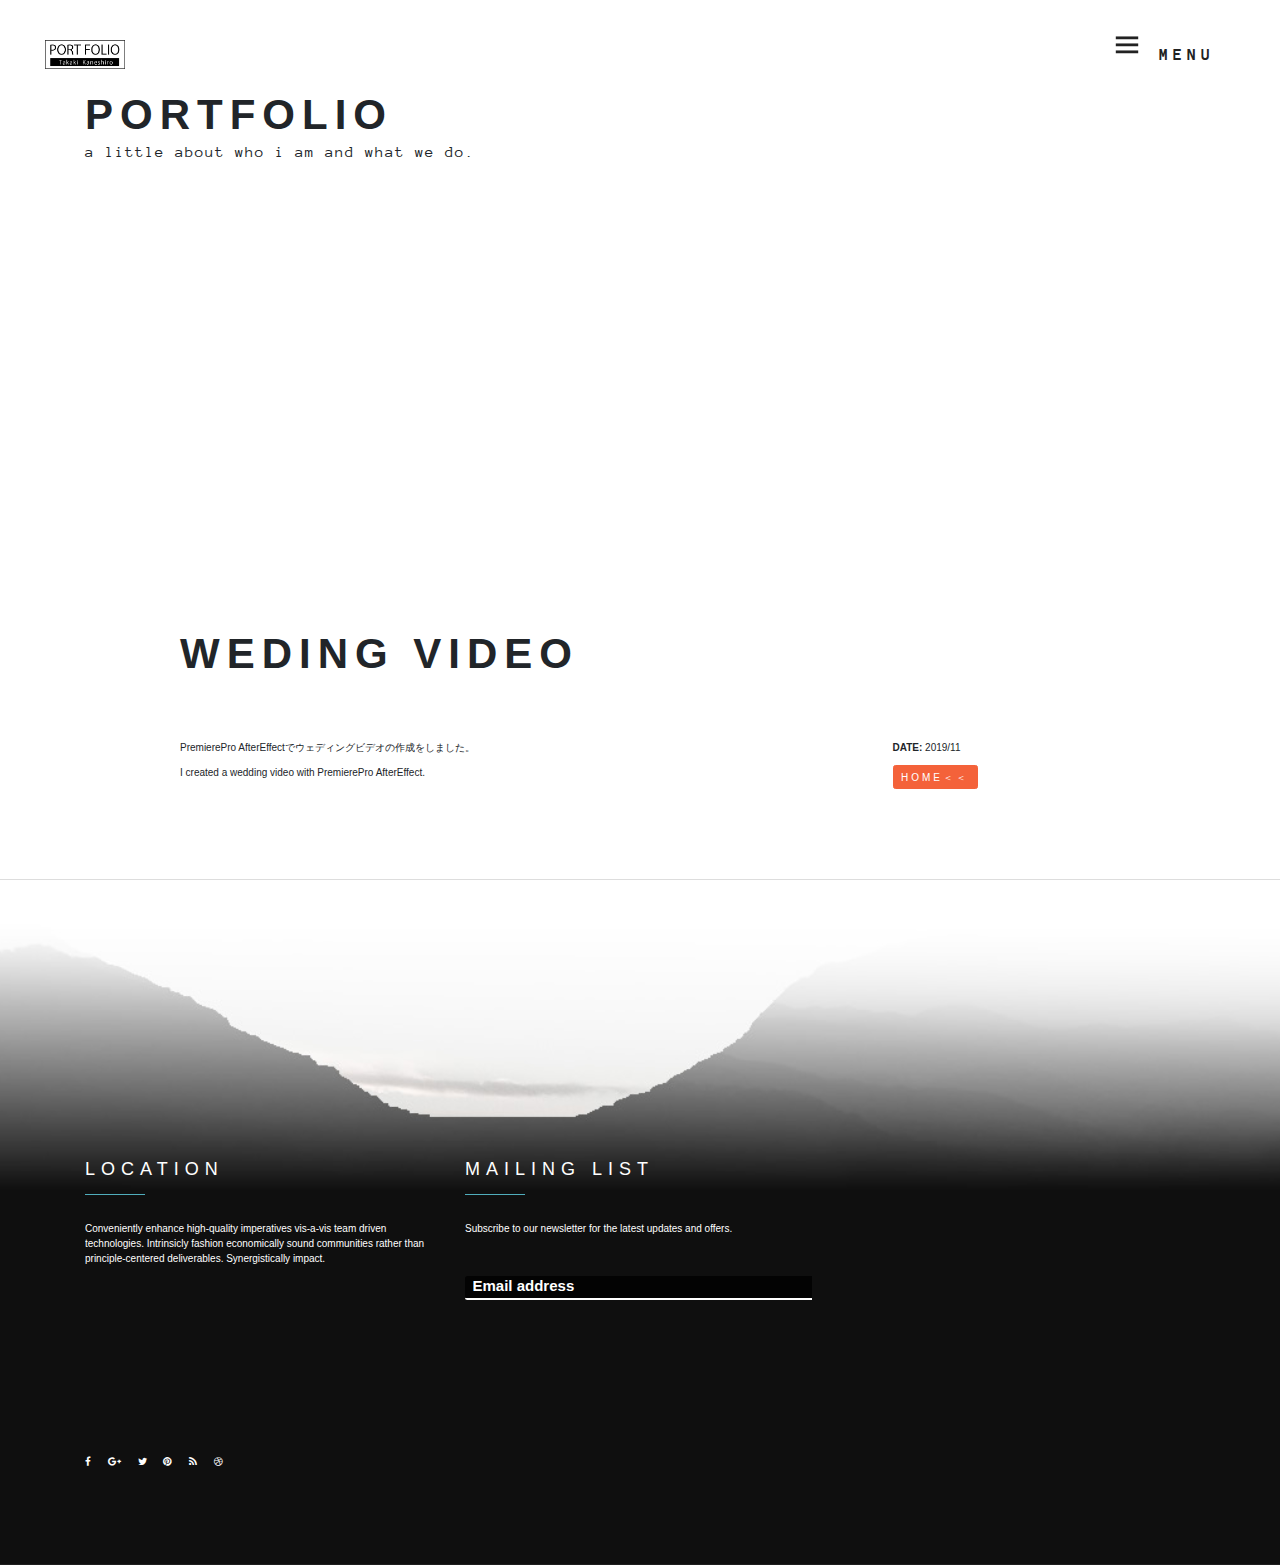
<file: portfolio-04.html>
<!DOCTYPE html>

<html lang="en">

<head>
    <meta charset="UTF-8">
    <meta content="IE=edge" http-equiv="X-UA-Compatible">
    <meta content="width=device-width, initial-scale=1" name="viewport">
    <meta content="" name="description">
    <meta content="" name="author">

    <link rel="shortcut icon" href="assets/images/favicon/favicon.ico" type="image/x-icon" />
    <link rel="apple-touch-icon" href="assets/images/favicon/apple-touch-icon.png" />
    <link rel="apple-touch-icon" sizes="57x57" href="assets/images/favicon/apple-touch-icon-57x57.png" />
    <link rel="apple-touch-icon" sizes="72x72" href="assets/images/favicon/apple-touch-icon-72x72.png" />
    <link rel="apple-touch-icon" sizes="76x76" href="assets/images/favicon/apple-touch-icon-76x76.png" />
    <link rel="apple-touch-icon" sizes="114x114" href="assets/images/favicon/apple-touch-icon-114x114.png" />
    <link rel="apple-touch-icon" sizes="120x120" href="assets/images/favicon/apple-touch-icon-120x120.png" />
    <link rel="apple-touch-icon" sizes="144x144" href="assets/images/favicon/apple-touch-icon-144x144.png" />
    <link rel="apple-touch-icon" sizes="152x152" href="assets/images/favicon/apple-touch-icon-152x152.png" />
    <link rel="apple-touch-icon" sizes="180x180" href="assets/images/favicon/apple-touch-icon-180x180.png" />

    <title>Takaki Kanwshiro Portfolio</title>
    <link href="assets/bootstrap/css/bootstrap.min.css" rel="stylesheet">
    <!--[if lt IE 9]>
      <script src="https://oss.maxcdn.com/html5shiv/3.7.2/html5shiv.min.js"></script>
      <script src="https://oss.maxcdn.com/respond/1.4.2/respond.min.js"></script>
    <![endif]-->
    <link href='https://fonts.googleapis.com/css?family=Hind:400,500,700|Anonymous+Pro:400,400italic,700,700italic&subset=latin,latin-ext' rel='stylesheet' type='text/css'>

    <link href="assets/font-awesome/css/font-awesome.min.css" rel="stylesheet">
    <link href="assets/pe-icons/css/pe-icon-7-stroke.css" rel="stylesheet">

    <link href="assets/css/animate.css" rel="stylesheet">
    <link href="assets/css/plugins.css" rel="stylesheet">
    <link href="style.css" rel="stylesheet">
    <link href="assets/css/styles.css" rel="stylesheet" />

</head>

<body class="top-navigation pushy-right-side borderless">

    <nav class="pushy pushy-right">
        <ul class="list-unstyled">
            <li>
                <a class="logo" href="#"><img alt="" class="logo img-responsive" src="assets/images/logo.png"></a>
            </li>
            <li class="pushy-submenu">
                <a class="submenu-link" href="index.html">Home</a>
            </li>
            <li class="pushy-submenu">
                <a class="submenu-link" href="#">Works <i class="fa fa-angle-down"></i></a>
                <ul>
                    <li><a href="portfolio-01.html">HOTEL OMORO58</a></li>
                    <li><a href="portfolio-02.html">Web CM</a></li>
                    <li><a href="portfolio-03.html">Ticket Design</a></li>
                    <li><a href="portfolio-04.html">Weding Video</a></li>
                    <li><a href="portfolio-05.html">Robot Art</a></li>
                </ul>
            </li>
        </ul>
    </nav>

    <!-- Site Overlay -->
    <div class="site-overlay"></div>

    <div id="master-wrapper">

        <!-- <div class="preloader">
            <div class="preloader-img">
                <span class="loading-animation animate-flicker"><img src="assets/images/loading.gif" alt="loading" /></span>
            </div>
        </div> -->

        <div class="nav-wrapper smoothie">
            <div class="nav-inner smoothie">
                <div class="container-fluid special-max-width">
                    <div class="row">
                        <div class="col-sm-3 col-xs-6">
                            <a class="logo-light smoothie" href="index.html"><img alt="" class="logo img-responsive" src="assets/images/logo-light.png"></a>
                            <a class="logo-dark smoothie" href="index.html"><img alt="" class="logo img-responsive" src="assets/images/logo.png"></a>
                        </div>
                        <!-- <button type="button" class="navbar-toggle collapsed" data-toggle="collapse">
                            <span class="tcon tcon-menu--minus menu-btn" aria-label="toggle menu">
                                    <span class="tcon-menu__lines" aria-hidden="true"></span>
                                    <span class="tcon-visuallyhidden">toggle menu</span>
                            </span>
                        </button> -->
                        <div class="col-sm-9 col-xs-6">
                            <div class="collapse navbar-collapse" id="navbar-collapse-1">
                                <ul class="nav navbar-nav navbar-right">
                                    <!-- <li>
                                        <a href="#" class="dropdown-toggle" data-toggle="dropdown"><i class="glyphicon glyphicon-search"></i></a>
                                    </li> -->
                                    <li class="menu-trigger-wrapper">
                                        <button type="button" class="tcon tcon-menu--minus menu-btn" aria-label="toggle menu">
                                                <span class="tcon-menu__lines" aria-hidden="true"></span>
                                                <span class="tcon-visuallyhidden">toggle menu</span>
                                        </button>
                                        <a class="menu-label menu-btn" href="#open-pushy">Menu</a>
                                    </li>
                                </ul>
                            </div>
                        </div>
                    </div>
                </div>
            </div>
        </div>

        <div class="container">
            <div class="row mb60 text-left">
                <div class="col-sm-12">
                    <h3 class="section-title">Portfolio</h3>
                    <p class="section-sub-title">A little about who I am and what we do.</p>

                </div>
            </div>
        </div>



        <div class="center-block">
            <!-- <iframe class="center-block" width="auto" height="auto" src="https://youtu.be/I9Cl41585qE" frameborder="0" allow="accelerometer; autoplay; encrypted-media; gyroscope; picture-in-picture" allowfullscreen></iframe> -->
            <iframe class="center-block" width="560" height="315" src="https://www.youtube.com/embed/ogzrPBZ6dlc" frameborder="0" allow="accelerometer; autoplay; clipboard-write; encrypted-media; gyroscope; picture-in-picture" allowfullscreen></iframe>
        </div>



        <section class="white-wrapper special-max-width allow-overflow">
            <div class="section-inner drag-me-up">
                <div class="container">
                    <div class="row mb60">
                        <div class="col-sm-10 col-sm-offset-1">
                            <h3 class="section-title">WEDING VIDEO</h3>
                        </div>
                    </div>
                </div>
                <div class="container">
                    <div class="row">
                        <div class="col-sm-10 col-sm-offset-1">
                            <div class="row project-item wow fadeIn" data-wow-delay="0.2s">
                                <div class="col-sm-9">
                                    <p>PremierePro AfterEffectでウェディングビデオの作成をしました。</p>
                                    <p>I created a wedding video with PremierePro AfterEffect.</p>
                                </div>
                                <div class="col-sm-3">
                                    <p><strong>DATE:</strong> 2019/11</p>
                                    <p class="mt30"><a href="index.html" class="btn btn-primary btn-theme page-scroll">HOME＜＜</a></p>
                                </div>
                            </div>
                        </div>
                    </div>
                </div>
            </div>
        </section>

        <footer id="footer-wrapper" class="dark-wrapper">
            <div class="container">
                <div class="row mb90">
                    <div class="col-md-4 col-sm-12">
                        <div class="text-widget widget">
                            <h4 class="widget-title mb40">Location</h4>
                            <div class="widget-content">
                                <p>Conveniently enhance high-quality imperatives vis-a-vis team driven technologies. Intrinsicly fashion economically sound communities rather than principle-centered deliverables. Synergistically impact.</p>
                            </div>
                        </div>
                    </div>

                    <div class="col-md-4 col-sm-12">
                        <div class="mailing-widget widget">
                            <h4 class="widget-title mb40">Mailing List</h4>
                            <div class="content-wiget">
                                <p class="mb40">Subscribe to our newsletter for the latest updates and offers.</p>
                                <form action="index.html">
                                    <div class="input-group">
                                        <input class="form-control form-email-widget" placeholder="Email address" type="text"><span class="input-group-btn"><input class="btn btn-email" type="submit" value="✓"></span>
                                    </div>
                                </form>
                                <p></p>
                            </div>
                        </div>
                    </div>
                </div>
                <div class="row sub-footer">
                    <div class="col-md-6 footer-social">
                        <a class="facebook" href="#"><i class="fa fa-facebook"></i></a>
                        <a class="google" href="#"><i class="fa fa-google-plus"></i></a>
                        <a class="twitter" href="#"><i class="fa fa-twitter"></i></a>
                        <a class="pinterest" href="#"><i class="fa fa-pinterest"></i></a>
                        <a class="blog" href="#"><i class="fa fa-rss"></i></a>
                        <a class="dribbble" href="#"><i class="fa fa-dribbble"></i></a>
                    </div>
                    <div class="col-md-6 text-right">
                    </div>
                </div>
            </div>
        </footer>

        <a href="#" id="back-to-top"><i class="fa fa-angle-up"></i></a>

        <div class="top-frame"></div>
        <div class="bottom-frame"></div>

    </div>

    <script src="assets/js/jquery.min.js"></script>
    <script src="assets/bootstrap/js/bootstrap.min.js"></script>
    <script src="assets/js/owl-carousel.js"></script>
    <script src="assets/js/plugins.js"></script>
    <script type="text/javascript" src="http://maps.google.com/maps/api/js?sensor=false"></script>
    <script src="assets/js/init.js"></script>
    <script src="assets/js/scripts.js"></script>

</body>

</html>
</file>
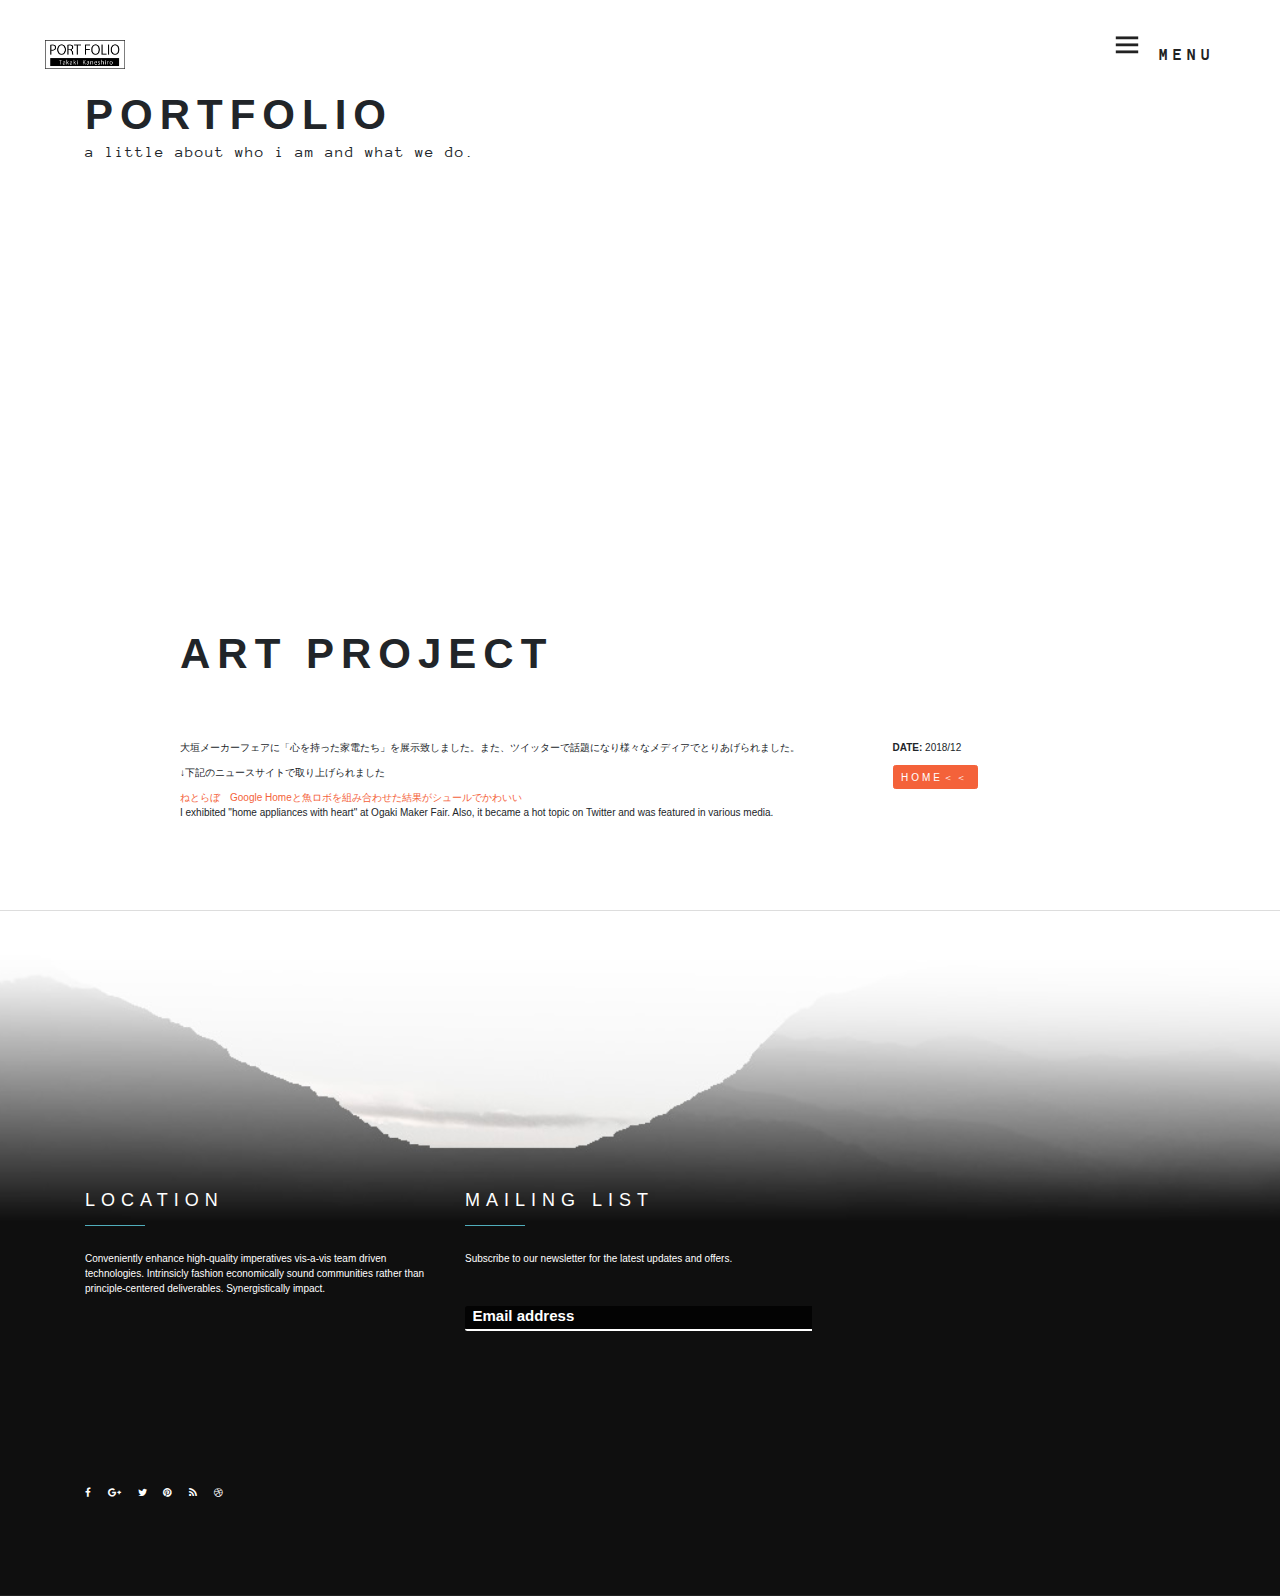
<file: portfolio-05.html>
<!DOCTYPE html>

<html lang="en">

<head>
    <meta charset="UTF-8">
    <meta content="IE=edge" http-equiv="X-UA-Compatible">
    <meta content="width=device-width, initial-scale=1" name="viewport">
    <meta content="" name="description">
    <meta content="" name="author">

    <link rel="shortcut icon" href="assets/images/favicon/favicon.ico" type="image/x-icon" />
    <link rel="apple-touch-icon" href="assets/images/favicon/apple-touch-icon.png" />
    <link rel="apple-touch-icon" sizes="57x57" href="assets/images/favicon/apple-touch-icon-57x57.png" />
    <link rel="apple-touch-icon" sizes="72x72" href="assets/images/favicon/apple-touch-icon-72x72.png" />
    <link rel="apple-touch-icon" sizes="76x76" href="assets/images/favicon/apple-touch-icon-76x76.png" />
    <link rel="apple-touch-icon" sizes="114x114" href="assets/images/favicon/apple-touch-icon-114x114.png" />
    <link rel="apple-touch-icon" sizes="120x120" href="assets/images/favicon/apple-touch-icon-120x120.png" />
    <link rel="apple-touch-icon" sizes="144x144" href="assets/images/favicon/apple-touch-icon-144x144.png" />
    <link rel="apple-touch-icon" sizes="152x152" href="assets/images/favicon/apple-touch-icon-152x152.png" />
    <link rel="apple-touch-icon" sizes="180x180" href="assets/images/favicon/apple-touch-icon-180x180.png" />

    <title>Takaki Kanwshiro Portfolio</title>
    <link href="assets/bootstrap/css/bootstrap.min.css" rel="stylesheet">
    <!--[if lt IE 9]>
      <script src="https://oss.maxcdn.com/html5shiv/3.7.2/html5shiv.min.js"></script>
      <script src="https://oss.maxcdn.com/respond/1.4.2/respond.min.js"></script>
    <![endif]-->
    <link href='https://fonts.googleapis.com/css?family=Hind:400,500,700|Anonymous+Pro:400,400italic,700,700italic&subset=latin,latin-ext' rel='stylesheet' type='text/css'>

    <link href="assets/font-awesome/css/font-awesome.min.css" rel="stylesheet">
    <link href="assets/pe-icons/css/pe-icon-7-stroke.css" rel="stylesheet">

    <link href="assets/css/animate.css" rel="stylesheet">
    <link href="assets/css/plugins.css" rel="stylesheet">
    <link href="style.css" rel="stylesheet">
    <link href="assets/css/styles.css" rel="stylesheet" />

</head>

<body class="top-navigation pushy-right-side borderless">

    <nav class="pushy pushy-right">
        <ul class="list-unstyled">
            <li>
                <a class="logo" href="#"><img alt="" class="logo img-responsive" src="assets/images/logo.png"></a>
            </li>
            <li class="pushy-submenu">
                <a class="submenu-link" href="index.html">Home</a>
            </li>
            <li class="pushy-submenu">
                <a class="submenu-link" href="#">Works <i class="fa fa-angle-down"></i></a>
                <ul>
                    <li><a href="portfolio-01.html">HOTEL OMORO58</a></li>
                    <li><a href="portfolio-02.html">Web CM</a></li>
                    <li><a href="portfolio-03.html">Ticket Design</a></li>
                    <li><a href="portfolio-04.html">Weding Video</a></li>
                    <li><a href="portfolio-05.html">Robot Art</a></li>
                </ul>
            </li>
        </ul>
    </nav>

    <!-- Site Overlay -->
    <div class="site-overlay"></div>

    <div id="master-wrapper">

        <!-- <div class="preloader">
            <div class="preloader-img">
                <span class="loading-animation animate-flicker"><img src="assets/images/loading.gif" alt="loading" /></span>
            </div>
        </div> -->

        <div class="nav-wrapper smoothie">
            <div class="nav-inner smoothie">
                <div class="container-fluid special-max-width">
                    <div class="row">
                        <div class="col-sm-3 col-xs-6">
                            <a class="logo-light smoothie" href="index.html"><img alt="" class="logo img-responsive" src="assets/images/logo-light.png"></a>
                            <a class="logo-dark smoothie" href="index.html"><img alt="" class="logo img-responsive" src="assets/images/logo.png"></a>
                        </div>
                        <div class="col-sm-9 col-xs-6">
                            <div class="collapse navbar-collapse" id="navbar-collapse-1">
                                <ul class="nav navbar-nav navbar-right">
                                    <!-- <li>
                                        <a href="#" class="dropdown-toggle" data-toggle="dropdown"><i class="glyphicon glyphicon-search"></i></a>
                                    </li> -->
                                    <li class="menu-trigger-wrapper">
                                        <button type="button" class="tcon tcon-menu--minus menu-btn" aria-label="toggle menu">
                                                <span class="tcon-menu__lines" aria-hidden="true"></span>
                                                <span class="tcon-visuallyhidden">toggle menu</span>
                                        </button>
                                        <a class="menu-label menu-btn" href="#open-pushy">Menu</a>
                                    </li>
                                </ul>
                            </div>
                        </div>
                    </div>
                </div>
            </div>
        </div>

        <div class="container">
            <div class="row mb60 text-left">
                <div class="col-sm-12">
                    <h3 class="section-title">Portfolio</h3>
                    <p class="section-sub-title">A little about who I am and what we do.</p>

                </div>
            </div>
        </div>


        <div class="h-75 center-block">
            <iframe class="center-block" width="560" height="315" src="https://www.youtube.com/embed/I9Cl41585qE" frameborder="0" allow="accelerometer; autoplay; clipboard-write; encrypted-media; gyroscope; picture-in-picture" allowfullscreen></iframe>
            <!-- <iframe class="center-block" width="auto" height="auto" src="https://www.youtube.com/embed/I9Cl41585qE" frameborder="0" allow="accelerometer; autoplay; encrypted-media; gyroscope; picture-in-picture" allowfullscreen></iframe> -->
        </div>



        <section class="white-wrapper special-max-width allow-overflow">
            <div class="section-inner drag-me-up">
                <div class="container">
                    <div class="row mb60">
                        <div class="col-sm-10 col-sm-offset-1">
                            <h3 class="section-title">ART Project</h3>
                        </div>
                    </div>
                </div>
                <div class="container">
                    <div class="row">
                        <div class="col-sm-10 col-sm-offset-1">
                            <div class="row project-item wow fadeIn" data-wow-delay="0.2s">
                                <div class="col-sm-9">
                                    <p>大垣メーカーフェアに「心を持った家電たち」を展示致しました。また、ツイッターで話題になり様々なメディアでとりあげられました。</p>
                                    <p>↓下記のニュースサイトで取り上げられました</p>
                                    <a href="https://nlab.itmedia.co.jp/nl/articles/1812/04/news052.html">ねとらぼ　Google Homeと魚ロボを組み合わせた結果がシュールでかわいい</a>
                                    <p>I exhibited "home appliances with heart" at Ogaki Maker Fair. Also, it became a hot topic on Twitter and was featured in various media.</p>
                                </div>
                                <div class="col-sm-3">
                                    <p><strong>DATE:</strong> 2018/12</p>
                                    <p class="mt30"><a href="index.html" class="btn btn-primary btn-theme page-scroll">HOME＜＜</a></p>
                                </div>
                            </div>
                        </div>
                    </div>
                </div>
            </div>
        </section>

        <footer id="footer-wrapper" class="dark-wrapper">
            <div class="container">
                <div class="row mb90">
                    <div class="col-md-4 col-sm-12">
                        <div class="text-widget widget">
                            <h4 class="widget-title mb40">Location</h4>
                            <div class="widget-content">
                                <p>Conveniently enhance high-quality imperatives vis-a-vis team driven technologies. Intrinsicly fashion economically sound communities rather than principle-centered deliverables. Synergistically impact.</p>
                            </div>
                        </div>
                    </div>

                    <div class="col-md-4 col-sm-12">
                        <div class="mailing-widget widget">
                            <h4 class="widget-title mb40">Mailing List</h4>
                            <div class="content-wiget">
                                <p class="mb40">Subscribe to our newsletter for the latest updates and offers.</p>
                                <form action="index.html">
                                    <div class="input-group">
                                        <input class="form-control form-email-widget" placeholder="Email address" type="text"><span class="input-group-btn"><input class="btn btn-email" type="submit" value="✓"></span>
                                    </div>
                                </form>
                                <p></p>
                            </div>
                        </div>
                    </div>
                </div>
                <div class="row sub-footer">
                    <div class="col-md-6 footer-social">
                        <a class="facebook" href="#"><i class="fa fa-facebook"></i></a>
                        <a class="google" href="#"><i class="fa fa-google-plus"></i></a>
                        <a class="twitter" href="#"><i class="fa fa-twitter"></i></a>
                        <a class="pinterest" href="#"><i class="fa fa-pinterest"></i></a>
                        <a class="blog" href="#"><i class="fa fa-rss"></i></a>
                        <a class="dribbble" href="#"><i class="fa fa-dribbble"></i></a>
                    </div>
                    <div class="col-md-6 text-right">
                    </div>
                </div>
            </div>
        </footer>

        <a href="#" id="back-to-top"><i class="fa fa-angle-up"></i></a>

        <div class="top-frame"></div>
        <div class="bottom-frame"></div>

    </div>

    <script src="assets/js/jquery.min.js"></script>
    <script src="assets/bootstrap/js/bootstrap.min.js"></script>
    <script src="assets/js/owl-carousel.js"></script>
    <script src="assets/js/plugins.js"></script>
    <script type="text/javascript" src="http://maps.google.com/maps/api/js?sensor=false"></script>
    <script src="assets/js/init.js"></script>
    <script src="assets/js/scripts.js"></script>

</body>

</html>
</file>
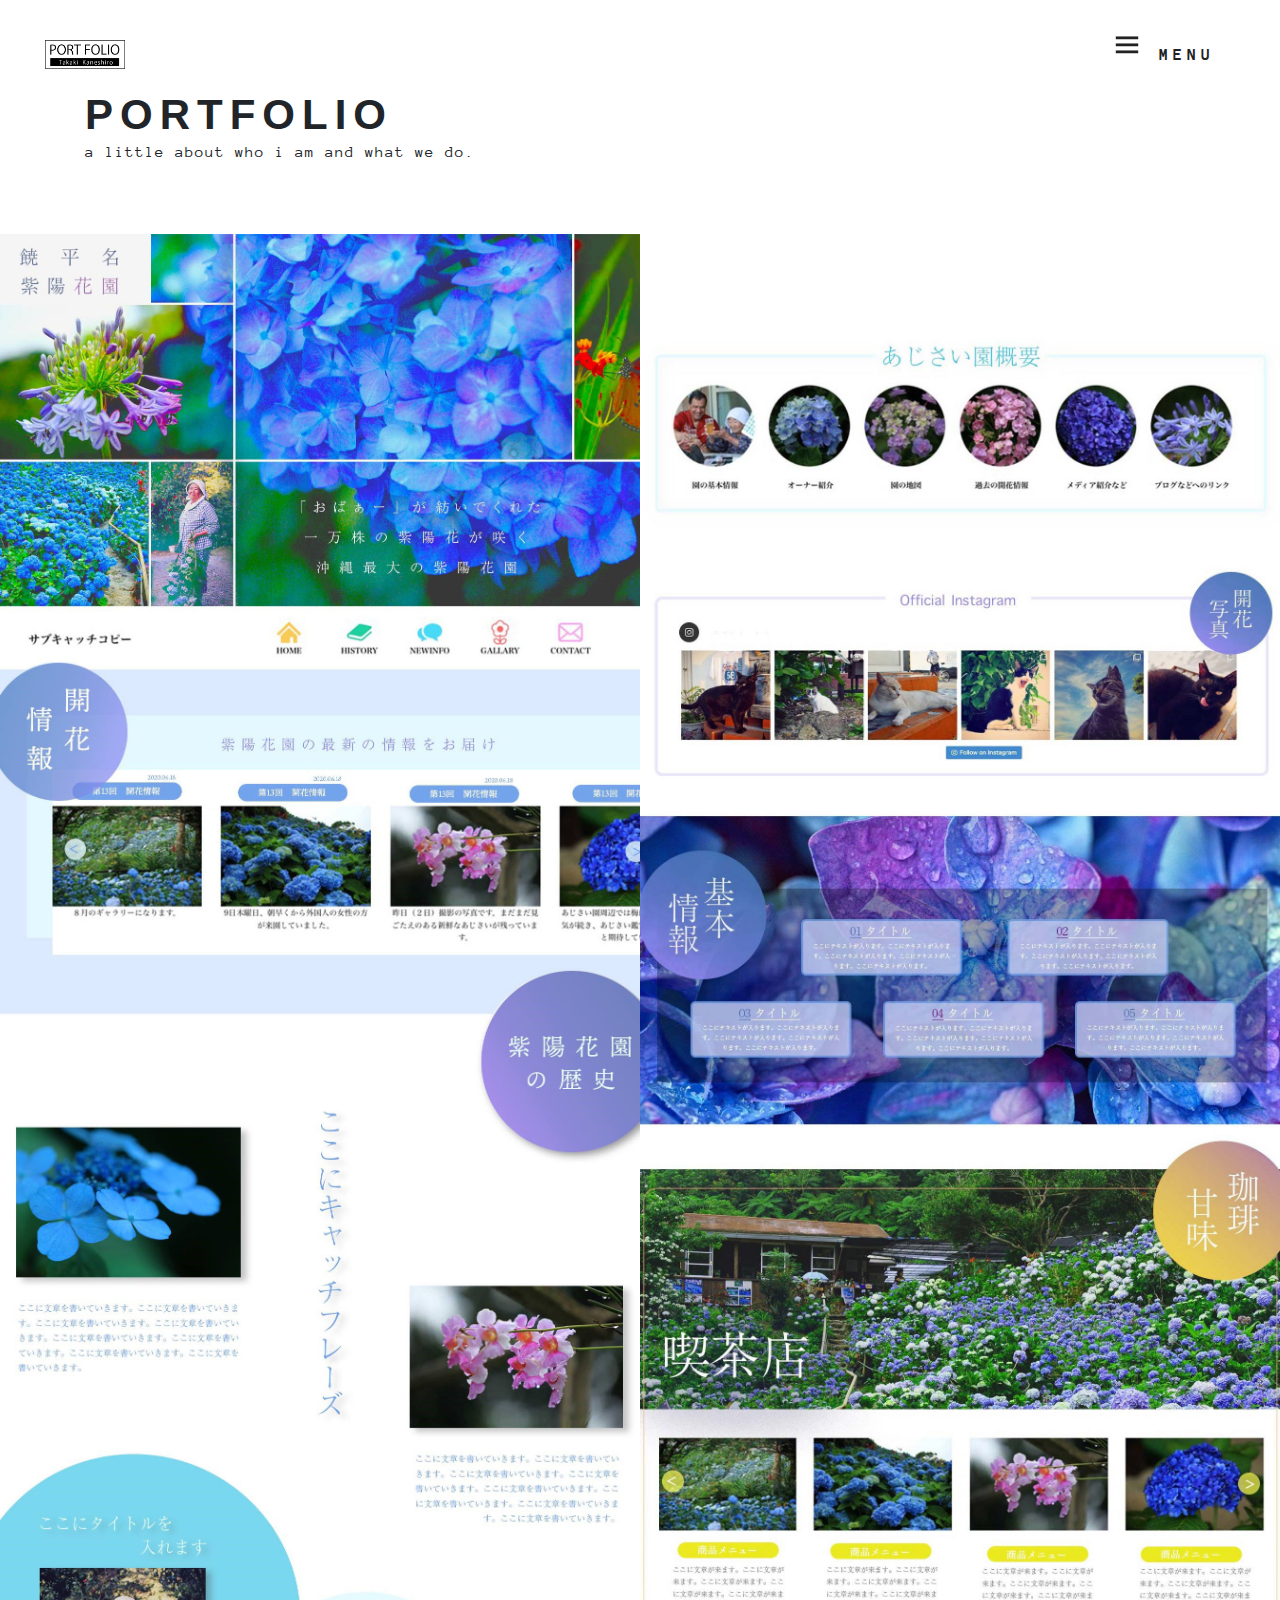
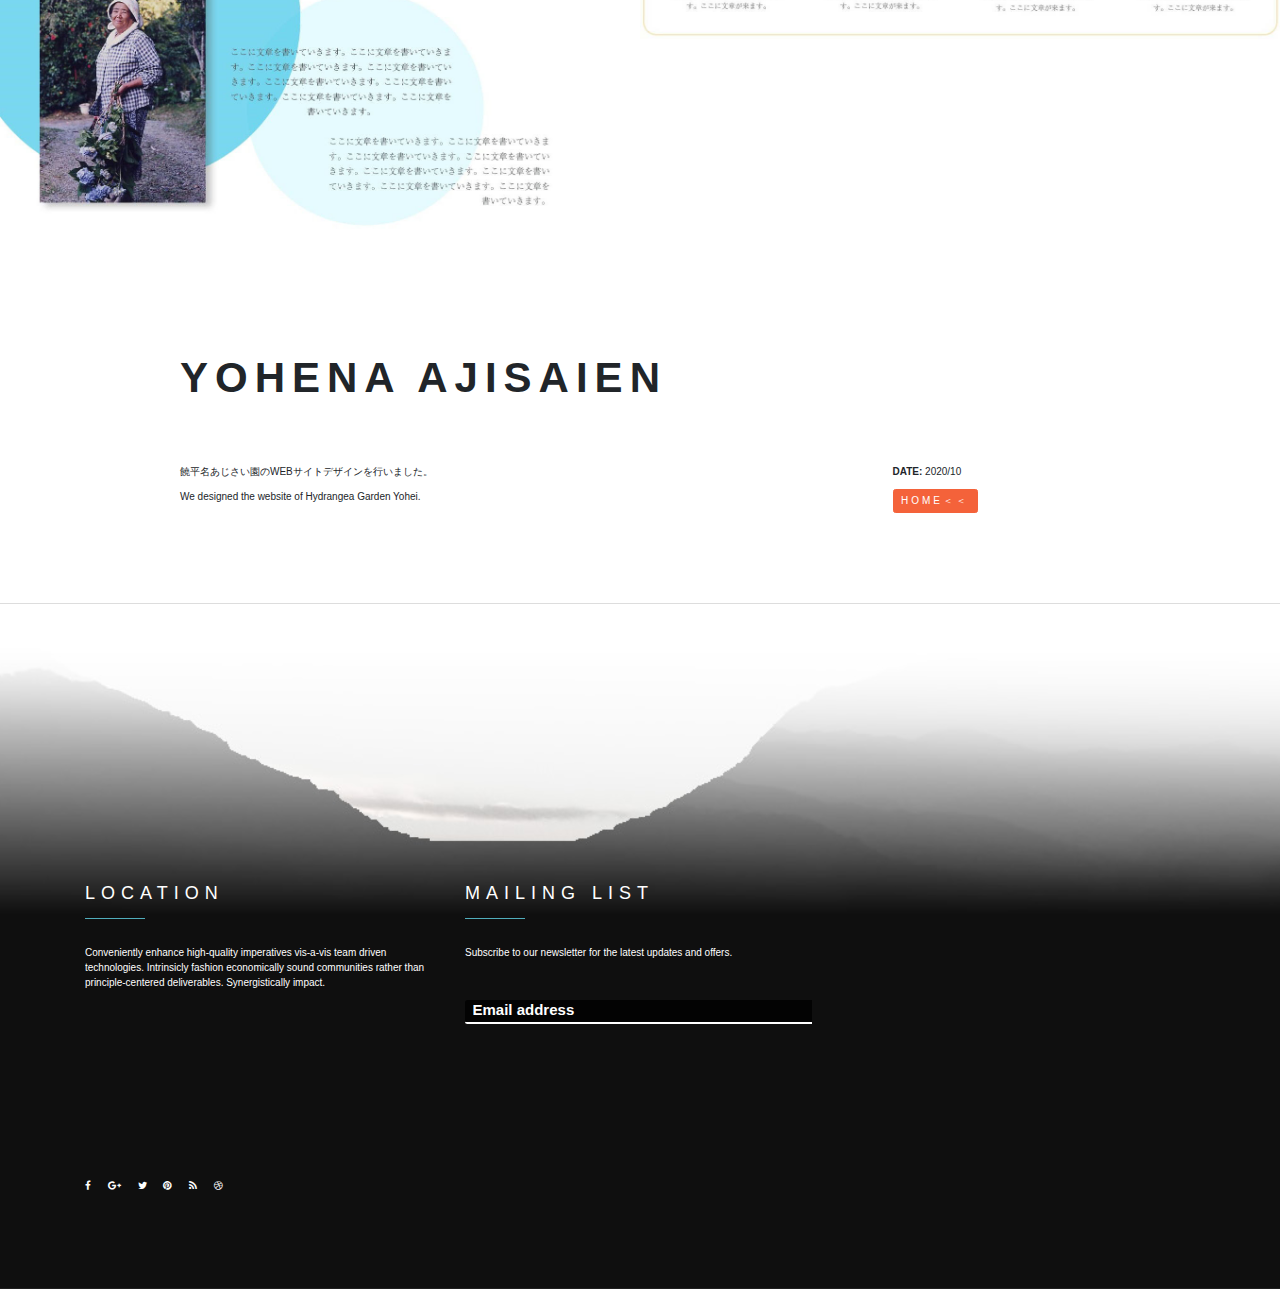
<file: portfolio-06.html>
<!DOCTYPE html>

<html lang="en">

<head>
    <meta charset="UTF-8">
    <meta content="IE=edge" http-equiv="X-UA-Compatible">
    <meta content="width=device-width, initial-scale=1" name="viewport">
    <meta content="" name="description">
    <meta content="" name="author">

    <link rel="shortcut icon" href="assets/images/favicon/favicon.ico" type="image/x-icon" />
    <link rel="apple-touch-icon" href="assets/images/favicon/apple-touch-icon.png" />
    <link rel="apple-touch-icon" sizes="57x57" href="assets/images/favicon/apple-touch-icon-57x57.png" />
    <link rel="apple-touch-icon" sizes="72x72" href="assets/images/favicon/apple-touch-icon-72x72.png" />
    <link rel="apple-touch-icon" sizes="76x76" href="assets/images/favicon/apple-touch-icon-76x76.png" />
    <link rel="apple-touch-icon" sizes="114x114" href="assets/images/favicon/apple-touch-icon-114x114.png" />
    <link rel="apple-touch-icon" sizes="120x120" href="assets/images/favicon/apple-touch-icon-120x120.png" />
    <link rel="apple-touch-icon" sizes="144x144" href="assets/images/favicon/apple-touch-icon-144x144.png" />
    <link rel="apple-touch-icon" sizes="152x152" href="assets/images/favicon/apple-touch-icon-152x152.png" />
    <link rel="apple-touch-icon" sizes="180x180" href="assets/images/favicon/apple-touch-icon-180x180.png" />

    <title>Takaki Kanwshiro Portfolio</title>
    <link href="assets/bootstrap/css/bootstrap.min.css" rel="stylesheet">
    <!--[if lt IE 9]>
      <script src="https://oss.maxcdn.com/html5shiv/3.7.2/html5shiv.min.js"></script>
      <script src="https://oss.maxcdn.com/respond/1.4.2/respond.min.js"></script>
    <![endif]-->
    <link href='https://fonts.googleapis.com/css?family=Hind:400,500,700|Anonymous+Pro:400,400italic,700,700italic&subset=latin,latin-ext' rel='stylesheet' type='text/css'>

    <link href="assets/font-awesome/css/font-awesome.min.css" rel="stylesheet">
    <link href="assets/pe-icons/css/pe-icon-7-stroke.css" rel="stylesheet">

    <link href="assets/css/animate.css" rel="stylesheet">
    <link href="assets/css/plugins.css" rel="stylesheet">
    <link href="style.css" rel="stylesheet">
    <link href="assets/css/styles.css" rel="stylesheet" />

</head>

<body class="top-navigation pushy-right-side borderless">

    <nav class="pushy pushy-right">
        <ul class="list-unstyled">
            <li>
                <a class="logo" href="#"><img alt="" class="logo img-responsive" src="assets/images/logo.png"></a>
            </li>
            <li class="pushy-submenu">
                <a class="submenu-link" href="index.html">Home</a>
            </li>
            <li class="pushy-submenu">
                <a class="submenu-link" href="#">Works <i class="fa fa-angle-down"></i></a>
                <ul>
                    <li><a href="portfolio-01.html">HOTEL OMORO58</a></li>
                    <li><a href="portfolio-02.html">Web CM</a></li>
                    <li><a href="portfolio-03.html">Ticket Design</a></li>
                    <li><a href="portfolio-04.html">Weding Video</a></li>
                    <li><a href="portfolio-05.html">Robot Art</a></li>
                </ul>
            </li>
        </ul>
    </nav>

    <!-- Site Overlay -->
    <div class="site-overlay"></div>

    <div id="master-wrapper">

        <!-- <div class="preloader">
            <div class="preloader-img">
                <span class="loading-animation animate-flicker"><img src="assets/images/loading.gif" alt="loading" /></span>
            </div>
        </div> -->

        <div class="nav-wrapper smoothie">
            <div class="nav-inner smoothie">
                <div class="container-fluid special-max-width">
                    <div class="row">
                        <div class="col-sm-3 col-xs-6">
                            <a class="logo-light smoothie" href="index.html"><img alt="" class="logo img-responsive" src="assets/images/logo-light.png"></a>
                            <a class="logo-dark smoothie" href="index.html"><img alt="" class="logo img-responsive" src="assets/images/logo.png"></a>
                        </div>
                        <div class="col-sm-9 col-xs-6">
                            <div class="collapse navbar-collapse" id="navbar-collapse-1">
                                <ul class="nav navbar-nav navbar-right">
                                    <!-- <li>
                                        <a href="#" class="dropdown-toggle" data-toggle="dropdown"><i class="glyphicon glyphicon-search"></i></a>
                                    </li> -->
                                    <li class="menu-trigger-wrapper">
                                        <button type="button" class="tcon tcon-menu--minus menu-btn" aria-label="toggle menu">
                                                <span class="tcon-menu__lines" aria-hidden="true"></span>
                                                <span class="tcon-visuallyhidden">toggle menu</span>
                                        </button>
                                        <a class="menu-label menu-btn" href="#open-pushy">Menu</a>
                                    </li>
                                </ul>
                            </div>
                        </div>
                    </div>
                </div>
            </div>
        </div>

        <div class="container">
            <div class="row mb60 text-left">
                <div class="col-sm-12">
                    <h3 class="section-title">Portfolio</h3>
                    <p class="section-sub-title">A little about who I am and what we do.</p>
                </div>
            </div>
        </div>

        <section id="portfolio">
            <div class="container-fluid p-0">
                <div class="row no-gutters">

                    <div class="col-lg-6 col-sm-6">
                        <a class="portfolio-box"><img class="img-fluid" src="assets/img/portfolio/thumbnails/web-01.jpg" alt="">
                        </a>
                    </div>
                    <div class="col-lg-6 col-sm-6">
                        <a class="portfolio-box"><img class="img-fluid" src="assets/img/portfolio/thumbnails/web-02.jpg" alt="">
                        </a>
                    </div>

                </div>
            </div>
        </section>

        <section class="white-wrapper special-max-width allow-overflow">
            <div class="section-inner drag-me-up">
                <div class="container">
                    <div class="row mb60">
                        <div class="col-sm-10 col-sm-offset-1">
                            <h3 class="section-title">YOHENA AJISAIEN</h3>
                        </div>
                    </div>
                </div>
                <div class="container">
                    <div class="row">
                        <div class="col-sm-10 col-sm-offset-1">
                            <div class="row project-item wow fadeIn" data-wow-delay="0.2s">
                                <div class="col-sm-9">
                                    <p>饒平名あじさい園のWEBサイトデザインを行いました。</p>
                                   
                                    <p>We designed the website of Hydrangea Garden Yohei.</p>
                                </div>
                                <div class="col-sm-3">
                                    <p><strong>DATE:</strong> 2020/10</p>
                                    <p class="mt30"><a href="index.html" class="btn btn-primary btn-theme page-scroll">HOME＜＜</a></p>
                                </div>
                            </div>
                        </div>
                    </div>
                </div>
            </div>
        </section>

        <footer id="footer-wrapper" class="dark-wrapper">
            <div class="container">
                <div class="row mb90">
                    <div class="col-md-4 col-sm-12">
                        <div class="text-widget widget">
                            <h4 class="widget-title mb40">Location</h4>
                            <div class="widget-content">
                                <p>Conveniently enhance high-quality imperatives vis-a-vis team driven technologies. Intrinsicly fashion economically sound communities rather than principle-centered deliverables. Synergistically impact.</p>
                            </div>
                        </div>
                    </div>

                    <div class="col-md-4 col-sm-12">
                        <div class="mailing-widget widget">
                            <h4 class="widget-title mb40">Mailing List</h4>
                            <div class="content-wiget">
                                <p class="mb40">Subscribe to our newsletter for the latest updates and offers.</p>
                                <form action="index.html">
                                    <div class="input-group">
                                        <input class="form-control form-email-widget" placeholder="Email address" type="text"><span class="input-group-btn"><input class="btn btn-email" type="submit" value="✓"></span>
                                    </div>
                                </form>
                                <p></p>
                            </div>
                        </div>
                    </div>
                </div>
                <div class="row sub-footer">
                    <div class="col-md-6 footer-social">
                        <a class="facebook" href="#"><i class="fa fa-facebook"></i></a>
                        <a class="google" href="#"><i class="fa fa-google-plus"></i></a>
                        <a class="twitter" href="#"><i class="fa fa-twitter"></i></a>
                        <a class="pinterest" href="#"><i class="fa fa-pinterest"></i></a>
                        <a class="blog" href="#"><i class="fa fa-rss"></i></a>
                        <a class="dribbble" href="#"><i class="fa fa-dribbble"></i></a>
                    </div>
                    <div class="col-md-6 text-right">
                    </div>
                </div>
            </div>
        </footer>

        <a href="#" id="back-to-top"><i class="fa fa-angle-up"></i></a>

        <div class="top-frame"></div>
        <div class="bottom-frame"></div>

    </div>

    <script src="assets/js/jquery.min.js"></script>
    <script src="assets/bootstrap/js/bootstrap.min.js"></script>
    <script src="assets/js/owl-carousel.js"></script>
    <script src="assets/js/plugins.js"></script>
    <script type="text/javascript" src="http://maps.google.com/maps/api/js?sensor=false"></script>
    <script src="assets/js/init.js"></script>
    <script src="assets/js/scripts.js"></script>

</body>

</html>
</file>
<file: assets/pe-icons/css/pe-icon-7-stroke.css>
@font-face {
	font-family: 'Pe-icon-7-stroke';
	src:url('../fonts/Pe-icon-7-stroke.eot?d7yf1v');
	src:url('../fonts/Pe-icon-7-stroke.eot?#iefixd7yf1v') format('embedded-opentype'),
		url('../fonts/Pe-icon-7-stroke.woff?d7yf1v') format('woff'),
		url('../fonts/Pe-icon-7-stroke.ttf?d7yf1v') format('truetype'),
		url('../fonts/Pe-icon-7-stroke.svg?d7yf1v#Pe-icon-7-stroke') format('svg');
	font-weight: normal;
	font-style: normal;
}

[class^="pe-7s-"], [class*=" pe-7s-"] {
	display: inline-block;
	font-family: 'Pe-icon-7-stroke';
	speak: none;
	font-style: normal;
	font-weight: normal;
	font-variant: normal;
	text-transform: none;
	line-height: 1;

	/* Better Font Rendering =========== */
	-webkit-font-smoothing: antialiased;
	-moz-osx-font-smoothing: grayscale;
}

.pe-7s-album:before {
	content: "\e6aa";
}
.pe-7s-arc:before {
	content: "\e6ab";
}
.pe-7s-back-2:before {
	content: "\e6ac";
}
.pe-7s-bandaid:before {
	content: "\e6ad";
}
.pe-7s-car:before {
	content: "\e6ae";
}
.pe-7s-diamond:before {
	content: "\e6af";
}
.pe-7s-door-lock:before {
	content: "\e6b0";
}
.pe-7s-eyedropper:before {
	content: "\e6b1";
}
.pe-7s-female:before {
	content: "\e6b2";
}
.pe-7s-gym:before {
	content: "\e6b3";
}
.pe-7s-hammer:before {
	content: "\e6b4";
}
.pe-7s-headphones:before {
	content: "\e6b5";
}
.pe-7s-helm:before {
	content: "\e6b6";
}
.pe-7s-hourglass:before {
	content: "\e6b7";
}
.pe-7s-leaf:before {
	content: "\e6b8";
}
.pe-7s-magic-wand:before {
	content: "\e6b9";
}
.pe-7s-male:before {
	content: "\e6ba";
}
.pe-7s-map-2:before {
	content: "\e6bb";
}
.pe-7s-next-2:before {
	content: "\e6bc";
}
.pe-7s-paint-bucket:before {
	content: "\e6bd";
}
.pe-7s-pendrive:before {
	content: "\e6be";
}
.pe-7s-photo:before {
	content: "\e6bf";
}
.pe-7s-piggy:before {
	content: "\e6c0";
}
.pe-7s-plugin:before {
	content: "\e6c1";
}
.pe-7s-refresh-2:before {
	content: "\e6c2";
}
.pe-7s-rocket:before {
	content: "\e6c3";
}
.pe-7s-settings:before {
	content: "\e6c4";
}
.pe-7s-shield:before {
	content: "\e6c5";
}
.pe-7s-smile:before {
	content: "\e6c6";
}
.pe-7s-usb:before {
	content: "\e6c7";
}
.pe-7s-vector:before {
	content: "\e6c8";
}
.pe-7s-wine:before {
	content: "\e6c9";
}
.pe-7s-cloud-upload:before {
	content: "\e68a";
}
.pe-7s-cash:before {
	content: "\e68c";
}
.pe-7s-close:before {
	content: "\e680";
}
.pe-7s-bluetooth:before {
	content: "\e68d";
}
.pe-7s-cloud-download:before {
	content: "\e68b";
}
.pe-7s-way:before {
	content: "\e68e";
}
.pe-7s-close-circle:before {
	content: "\e681";
}
.pe-7s-id:before {
	content: "\e68f";
}
.pe-7s-angle-up:before {
	content: "\e682";
}
.pe-7s-wristwatch:before {
	content: "\e690";
}
.pe-7s-angle-up-circle:before {
	content: "\e683";
}
.pe-7s-world:before {
	content: "\e691";
}
.pe-7s-angle-right:before {
	content: "\e684";
}
.pe-7s-volume:before {
	content: "\e692";
}
.pe-7s-angle-right-circle:before {
	content: "\e685";
}
.pe-7s-users:before {
	content: "\e693";
}
.pe-7s-angle-left:before {
	content: "\e686";
}
.pe-7s-user-female:before {
	content: "\e694";
}
.pe-7s-angle-left-circle:before {
	content: "\e687";
}
.pe-7s-up-arrow:before {
	content: "\e695";
}
.pe-7s-angle-down:before {
	content: "\e688";
}
.pe-7s-switch:before {
	content: "\e696";
}
.pe-7s-angle-down-circle:before {
	content: "\e689";
}
.pe-7s-scissors:before {
	content: "\e697";
}
.pe-7s-wallet:before {
	content: "\e600";
}
.pe-7s-safe:before {
	content: "\e698";
}
.pe-7s-volume2:before {
	content: "\e601";
}
.pe-7s-volume1:before {
	content: "\e602";
}
.pe-7s-voicemail:before {
	content: "\e603";
}
.pe-7s-video:before {
	content: "\e604";
}
.pe-7s-user:before {
	content: "\e605";
}
.pe-7s-upload:before {
	content: "\e606";
}
.pe-7s-unlock:before {
	content: "\e607";
}
.pe-7s-umbrella:before {
	content: "\e608";
}
.pe-7s-trash:before {
	content: "\e609";
}
.pe-7s-tools:before {
	content: "\e60a";
}
.pe-7s-timer:before {
	content: "\e60b";
}
.pe-7s-ticket:before {
	content: "\e60c";
}
.pe-7s-target:before {
	content: "\e60d";
}
.pe-7s-sun:before {
	content: "\e60e";
}
.pe-7s-study:before {
	content: "\e60f";
}
.pe-7s-stopwatch:before {
	content: "\e610";
}
.pe-7s-star:before {
	content: "\e611";
}
.pe-7s-speaker:before {
	content: "\e612";
}
.pe-7s-signal:before {
	content: "\e613";
}
.pe-7s-shuffle:before {
	content: "\e614";
}
.pe-7s-shopbag:before {
	content: "\e615";
}
.pe-7s-share:before {
	content: "\e616";
}
.pe-7s-server:before {
	content: "\e617";
}
.pe-7s-search:before {
	content: "\e618";
}
.pe-7s-film:before {
	content: "\e6a5";
}
.pe-7s-science:before {
	content: "\e619";
}
.pe-7s-disk:before {
	content: "\e6a6";
}
.pe-7s-ribbon:before {
	content: "\e61a";
}
.pe-7s-repeat:before {
	content: "\e61b";
}
.pe-7s-refresh:before {
	content: "\e61c";
}
.pe-7s-add-user:before {
	content: "\e6a9";
}
.pe-7s-refresh-cloud:before {
	content: "\e61d";
}
.pe-7s-paperclip:before {
	content: "\e69c";
}
.pe-7s-radio:before {
	content: "\e61e";
}
.pe-7s-note2:before {
	content: "\e69d";
}
.pe-7s-print:before {
	content: "\e61f";
}
.pe-7s-network:before {
	content: "\e69e";
}
.pe-7s-prev:before {
	content: "\e620";
}
.pe-7s-mute:before {
	content: "\e69f";
}
.pe-7s-power:before {
	content: "\e621";
}
.pe-7s-medal:before {
	content: "\e6a0";
}
.pe-7s-portfolio:before {
	content: "\e622";
}
.pe-7s-like2:before {
	content: "\e6a1";
}
.pe-7s-plus:before {
	content: "\e623";
}
.pe-7s-left-arrow:before {
	content: "\e6a2";
}
.pe-7s-play:before {
	content: "\e624";
}
.pe-7s-key:before {
	content: "\e6a3";
}
.pe-7s-plane:before {
	content: "\e625";
}
.pe-7s-joy:before {
	content: "\e6a4";
}
.pe-7s-photo-gallery:before {
	content: "\e626";
}
.pe-7s-pin:before {
	content: "\e69b";
}
.pe-7s-phone:before {
	content: "\e627";
}
.pe-7s-plug:before {
	content: "\e69a";
}
.pe-7s-pen:before {
	content: "\e628";
}
.pe-7s-right-arrow:before {
	content: "\e699";
}
.pe-7s-paper-plane:before {
	content: "\e629";
}
.pe-7s-delete-user:before {
	content: "\e6a7";
}
.pe-7s-paint:before {
	content: "\e62a";
}
.pe-7s-bottom-arrow:before {
	content: "\e6a8";
}
.pe-7s-notebook:before {
	content: "\e62b";
}
.pe-7s-note:before {
	content: "\e62c";
}
.pe-7s-next:before {
	content: "\e62d";
}
.pe-7s-news-paper:before {
	content: "\e62e";
}
.pe-7s-musiclist:before {
	content: "\e62f";
}
.pe-7s-music:before {
	content: "\e630";
}
.pe-7s-mouse:before {
	content: "\e631";
}
.pe-7s-more:before {
	content: "\e632";
}
.pe-7s-moon:before {
	content: "\e633";
}
.pe-7s-monitor:before {
	content: "\e634";
}
.pe-7s-micro:before {
	content: "\e635";
}
.pe-7s-menu:before {
	content: "\e636";
}
.pe-7s-map:before {
	content: "\e637";
}
.pe-7s-map-marker:before {
	content: "\e638";
}
.pe-7s-mail:before {
	content: "\e639";
}
.pe-7s-mail-open:before {
	content: "\e63a";
}
.pe-7s-mail-open-file:before {
	content: "\e63b";
}
.pe-7s-magnet:before {
	content: "\e63c";
}
.pe-7s-loop:before {
	content: "\e63d";
}
.pe-7s-look:before {
	content: "\e63e";
}
.pe-7s-lock:before {
	content: "\e63f";
}
.pe-7s-lintern:before {
	content: "\e640";
}
.pe-7s-link:before {
	content: "\e641";
}
.pe-7s-like:before {
	content: "\e642";
}
.pe-7s-light:before {
	content: "\e643";
}
.pe-7s-less:before {
	content: "\e644";
}
.pe-7s-keypad:before {
	content: "\e645";
}
.pe-7s-junk:before {
	content: "\e646";
}
.pe-7s-info:before {
	content: "\e647";
}
.pe-7s-home:before {
	content: "\e648";
}
.pe-7s-help2:before {
	content: "\e649";
}
.pe-7s-help1:before {
	content: "\e64a";
}
.pe-7s-graph3:before {
	content: "\e64b";
}
.pe-7s-graph2:before {
	content: "\e64c";
}
.pe-7s-graph1:before {
	content: "\e64d";
}
.pe-7s-graph:before {
	content: "\e64e";
}
.pe-7s-global:before {
	content: "\e64f";
}
.pe-7s-gleam:before {
	content: "\e650";
}
.pe-7s-glasses:before {
	content: "\e651";
}
.pe-7s-gift:before {
	content: "\e652";
}
.pe-7s-folder:before {
	content: "\e653";
}
.pe-7s-flag:before {
	content: "\e654";
}
.pe-7s-filter:before {
	content: "\e655";
}
.pe-7s-file:before {
	content: "\e656";
}
.pe-7s-expand1:before {
	content: "\e657";
}
.pe-7s-exapnd2:before {
	content: "\e658";
}
.pe-7s-edit:before {
	content: "\e659";
}
.pe-7s-drop:before {
	content: "\e65a";
}
.pe-7s-drawer:before {
	content: "\e65b";
}
.pe-7s-download:before {
	content: "\e65c";
}
.pe-7s-display2:before {
	content: "\e65d";
}
.pe-7s-display1:before {
	content: "\e65e";
}
.pe-7s-diskette:before {
	content: "\e65f";
}
.pe-7s-date:before {
	content: "\e660";
}
.pe-7s-cup:before {
	content: "\e661";
}
.pe-7s-culture:before {
	content: "\e662";
}
.pe-7s-crop:before {
	content: "\e663";
}
.pe-7s-credit:before {
	content: "\e664";
}
.pe-7s-copy-file:before {
	content: "\e665";
}
.pe-7s-config:before {
	content: "\e666";
}
.pe-7s-compass:before {
	content: "\e667";
}
.pe-7s-comment:before {
	content: "\e668";
}
.pe-7s-coffee:before {
	content: "\e669";
}
.pe-7s-cloud:before {
	content: "\e66a";
}
.pe-7s-clock:before {
	content: "\e66b";
}
.pe-7s-check:before {
	content: "\e66c";
}
.pe-7s-chat:before {
	content: "\e66d";
}
.pe-7s-cart:before {
	content: "\e66e";
}
.pe-7s-camera:before {
	content: "\e66f";
}
.pe-7s-call:before {
	content: "\e670";
}
.pe-7s-calculator:before {
	content: "\e671";
}
.pe-7s-browser:before {
	content: "\e672";
}
.pe-7s-box2:before {
	content: "\e673";
}
.pe-7s-box1:before {
	content: "\e674";
}
.pe-7s-bookmarks:before {
	content: "\e675";
}
.pe-7s-bicycle:before {
	content: "\e676";
}
.pe-7s-bell:before {
	content: "\e677";
}
.pe-7s-battery:before {
	content: "\e678";
}
.pe-7s-ball:before {
	content: "\e679";
}
.pe-7s-back:before {
	content: "\e67a";
}
.pe-7s-attention:before {
	content: "\e67b";
}
.pe-7s-anchor:before {
	content: "\e67c";
}
.pe-7s-albums:before {
	content: "\e67d";
}
.pe-7s-alarm:before {
	content: "\e67e";
}
.pe-7s-airplay:before {
	content: "\e67f";
}
</file>
<file: assets/css/plugins.css>
/*-----------------------------------------------------------------------------------*/


/*  OWL CAROUSEL
/*-----------------------------------------------------------------------------------*/


/* 
 *  Core Owl Carousel CSS File
 *  v1.3.3
 */


/* clearfix */

.owl-carousel .owl-wrapper:after {
    content: ".";
    display: block;
    clear: both;
    visibility: hidden;
    line-height: 0;
    height: 0
}


/* display none until init */

.owl-carousel {
    display: none;
    position: relative;
    width: 100%;
    -ms-touch-action: pan-y;
    padding: 0
}

.owl-carousel .owl-wrapper {
    display: none;
    position: relative;
    -webkit-transform: translate3d(0px, 0px, 0px)
}

.owl-carousel .owl-wrapper-outer {
    overflow: hidden;
    position: relative;
    width: 100%
}

.owl-carousel .owl-wrapper-outer.autoHeight {
    -webkit-transition: height 500ms ease-in-out;
    -moz-transition: height 500ms ease-in-out;
    -ms-transition: height 500ms ease-in-out;
    -o-transition: height 500ms ease-in-out;
    transition: height 500ms ease-in-out
}

.owl-carousel .owl-item {
    float: left;
    padding: 0 15px
}

.owl-controls .owl-page,
.owl-controls .owl-buttons div {
    cursor: pointer
}

.owl-controls {
    -webkit-user-select: none;
    -khtml-user-select: none;
    -moz-user-select: none;
    -ms-user-select: none;
    user-select: none;
    -webkit-tap-highlight-color: rgba(0, 0, 0, 0)
}


/* fix */

.owl-carousel .owl-wrapper,
.owl-carousel .owl-item {
    -webkit-backface-visibility: hidden;
    -moz-backface-visibility: hidden;
    -ms-backface-visibility: hidden;
    -webkit-transform: translate3d(0, 0, 0);
    -moz-transform: translate3d(0, 0, 0);
    -ms-transform: translate3d(0, 0, 0)
}


/*
*   Owl Carousel Owl Demo Theme 
*   v1.3.3
*/

.owl-theme .owl-controls {
    margin-top: 30px;
    text-align: center
}


/* Styling Next and Prev buttons */

.owl-theme .owl-controls .owl-buttons div {
    color: #333;
    display: inline-block;
    zoom: 1;
    margin: 5px;
    padding: 0 10px;
    font-size: 80px;
    -webkit-border-radius: 30px;
    -moz-border-radius: 30px;
    border-radius: 0;
    background: transparent;
    width: 30px;
    -webkit-transition: all .5s ease-in-out;
    -moz-transition: all .5s ease-in-out;
    -o-transition: all .5s ease-in-out;
    -ms-transition: all .5s ease-in-out;
    transition: all .5s ease-in-out
}

.owl-theme .owl-controls.clickable .owl-buttons div:hover {
    text-decoration: none;
    color: #333;
    background: transparent;
    -webkit-transition: all .5s ease-in-out;
    -moz-transition: all .5s ease-in-out;
    -o-transition: all .5s ease-in-out;
    -ms-transition: all .5s ease-in-out;
    transition: all .5s ease-in-out
}


/* Styling Pagination*/

.owl-theme .owl-controls .owl-page {
    display: inline-block;
    zoom: 1;
    *display: inline
    /*IE7 life-saver */
}

.owl-theme .owl-controls .owl-page span {
    display: block;
    width: 12px;
    height: 12px;
    margin: 5px 7px;
    filter: Alpha(Opacity=50);
    /*IE7 fix*/
    opacity: .5;
    -webkit-border-radius: 0;
    -moz-border-radius: 0;
    border-radius: 0;
    background: transparent;
    border: 1px solid #fff
}

.owl-theme .owl-controls .owl-page.active span,
.owl-theme .owl-controls.clickable .owl-page:hover span {
    filter: Alpha(Opacity=100);
    /*IE7 fix*/
    opacity: 1
}


/* If PaginationNumbers is true */

.owl-theme .owl-controls .owl-page span.owl-numbers {
    height: auto;
    width: auto;
    color: #FFF;
    padding: 2px 10px;
    font-size: 12px;
    -webkit-border-radius: 30px;
    -moz-border-radius: 30px;
    border-radius: 30px
}


/* preloading images */

.owl-item.loading {
    min-height: 150px;
    background: url(AjaxLoader.gif) no-repeat center center
}

.owl-theme .owl-controls .owl-buttons div {
    position: absolute
}

.owl-theme .owl-controls .owl-buttons .owl-prev {
    left: -45px;
    top: 50%;
    margin-top: -70px
}

.owl-theme .owl-controls .owl-buttons .owl-next {
    right: -40px;
    top: 50%;
    margin-top: -70px
}

.owl-carousel .owl-item:hover,
.owl-carousel .portfolio-item a:hover {
    cursor: url(../images/drag.png), auto;
}

#single-slider .owl-controls {
    position: absolute;
    margin: 0 auto;
    width: 100%;
    bottom: 10px;
}

.owl-carousel.remove-item-paddings .owl-item {
    padding-left: 0 !important;
    padding-right: 0 !important;
}

/*
A Pen By Jonathan D LaPlante
http://codepen.io/jdlaplan/pen/Aowpj
*/
* {
  -webkit-box-sizing: border-box;
  -moz-box-sizing: border-box;
  box-sizing: border-box;
}

@media (max-width: 480px) {
  .masonry {
    margin: 3% 0;
  }

  .masonry .grid-sizer {
    width: 100%;
  }

  .masonry .gutter-sizer {
    width: 3%;
  }

  .masonry .item {
    width: 100%;
    margin-bottom: 3%;
  }

  .masonry .item img {
    width: 100%;
  }
}

@media only screen and (max-width: xxspx) {
  .masonry {
    margin: 3% 0;
  }

  .masonry .grid-sizer {
    width: 48.5%;
  }

  .masonry .gutter-sizer {
    width: 3%;
  }

  .masonry .item {
    width: 48.5%;
    margin-bottom: 3%;
  }

  .masonry .item img {
    width: 100%;
  }
}

@media (min-width: 481px) and (max-width: 767px) {
  .masonry {
    margin: 2.25% 0;
  }

  .masonry .grid-sizer {
    width: 48.87%;
  }

  .masonry .gutter-sizer {
    width: 2.25%;
  }

  .masonry .item {
    width: 48.87%;
    margin-bottom: 2.25%;
  }

  .masonry .item img {
    width: 100%;
  }
}

@media (min-width: 768px) {
  .masonry {
    margin: 2% 0;
  }

  .masonry .grid-sizer {
    width: 32%;
  }

  .masonry .gutter-sizer {
    width: 2%;
  }

  .masonry .item {
    width: 32%;
    margin-bottom: 2%;
  }

  .masonry .item img {
    width: 100%;
  }
}

@media (min-width: 992px) {
  .masonry {
    margin: 1.875% 0;
  }

  .masonry .grid-sizer {
    width: 32.08%;
  }

  .masonry .gutter-sizer {
    width: 1.875%;
  }

  .masonry .item {
    width: 32.08%;
    margin-bottom: 1.875%;
  }

  .masonry .item img {
    width: 100%;
  }
}

@media (min-width: 1200px) {
  .masonry {
    margin: 1.8% 0;
  }

  .masonry .grid-sizer {
    width: 32.13%;
  }

  .masonry .gutter-sizer {
    width: 1.8%;
  }

  .masonry .item {
    width: 32.13%;
    margin-bottom: 1.8%;
  }

  .masonry .item-width2 {
    width: 66.06%;
    margin-bottom: 1.8%;
  }

  .masonry .item img,.masonry .item-width2 img {
    width: 100%;
  }
}

/*-----------------------------------------------------------------------------------*/
/*  MAGNIFIC POPUP
/*-----------------------------------------------------------------------------------*/
.mfp-bg {
  top:0;
  left:0;
  width:100%;
  height:100%;
  z-index:1042;
  overflow:hidden;
  position:fixed;
  background:#fff;
  opacity:.95;
  filter:alpha(opacity=95)
}

.mfp-wrap {
  top:0;
  left:0;
  width:100%;
  height:100%;
  z-index:1043;
  position:fixed;
  outline:none!important;
  -webkit-backface-visibility:hidden
}

.mfp-container {
  text-align:center;
  position:absolute;
  width:100%;
  height:100%;
  left:0;
  top:0;
  padding:0 8px;
  -webkit-box-sizing:border-box;
  -moz-box-sizing:border-box;
  box-sizing:border-box
}

.mfp-container:before {
  content:'';
  display:inline-block;
  height:100%;
  vertical-align:middle
}

.mfp-align-top .mfp-container:before {
  display:none
}

.mfp-content {
  position:relative;
  display:inline-block;
  vertical-align:middle;
  margin:0 auto;
  text-align:left;
  z-index:1045
}

.mfp-inline-holder .mfp-content,.mfp-ajax-holder .mfp-content {
  width:100%;
  cursor:auto
}

.mfp-ajax-cur {
  cursor:progress
}

.mfp-zoom-out-cur,.mfp-zoom-out-cur .mfp-image-holder .mfp-close {
  cursor:-moz-zoom-out;
  cursor:-webkit-zoom-out;
  cursor:zoom-out
}

.mfp-zoom {
  cursor:pointer;
  cursor:-webkit-zoom-in;
  cursor:-moz-zoom-in;
  cursor:zoom-in
}

.mfp-auto-cursor .mfp-content {
  cursor:auto
}

.mfp-close,.mfp-arrow,.mfp-preloader,.mfp-counter {
  -webkit-user-select:none;
  -moz-user-select:none;
  user-select:none
}

.mfp-loading.mfp-figure {
  display:none
}

.mfp-hide {
  display:none!important
}

.mfp-preloader {
  color:rgb(187, 20, 20);
  position:absolute;
  top:50%;
  width:auto;
  text-align:center;
  margin-top:-.8em;
  left:8px;
  right:8px;
  z-index:1044
}

.mfp-preloader a {
  color:#ccc
}

.mfp-preloader a:hover {
  color:#fff
}

.mfp-s-ready .mfp-preloader {
  display:none
}

.mfp-s-error .mfp-content {
  display:none
}

button.mfp-close,button.mfp-arrow {
  overflow:visible;
  cursor:pointer;
  background:transparent;
  border:0;
  -webkit-appearance:none;
  display:block;
  outline:none;
  padding:0;
  z-index:1046;
  -webkit-box-shadow:none;
  box-shadow:none
}

button::-moz-focus-inner {
  padding:0;
  border:0
}

.mfp-close {
  width:44px;
  height:44px;
  line-height:44px;
  position:absolute;
  right:0;
  top:0;
  text-decoration:none;
  text-align:center;
  opacity:.65;
  filter:alpha(opacity=65);
  padding:0 0 18px 10px;
  color:#fff;
  font-style:normal;
  font-size:28px;
  font-family:Arial,Baskerville,monospace
}

.mfp-close:hover,.mfp-close:focus {
  opacity:1;
  filter:alpha(opacity=100)
}

.mfp-close:active {
  top:1px
}

.mfp-close-btn-in .mfp-close {
  color:#333
}

.mfp-image-holder .mfp-close,.mfp-iframe-holder .mfp-close {
  color:#333;
  right:-6px;
  text-align:right;
  padding-right:6px;
  width:100%
}

.mfp-counter {
  position:absolute;
  top:0;
  right:0;
  color:#ccc;
  font-size:12px;
  line-height:18px
}

.mfp-arrow {
  position:absolute;
  opacity:.65;
  filter:alpha(opacity=65);
  margin:0;
  top:50%;
  margin-top:-55px;
  padding:0;
  width:90px;
  height:110px;
  -webkit-tap-highlight-color:rgba(0,0,0,0)
}

.mfp-arrow:active {
  margin-top:-54px
}

.mfp-arrow:hover,.mfp-arrow:focus {
  opacity:1;
  filter:alpha(opacity=100)
}

.mfp-arrow:before,.mfp-arrow:after,.mfp-arrow .mfp-b,.mfp-arrow .mfp-a {
  content:'';
  display:block;
  width:0;
  height:0;
  position:absolute;
  left:0;
  top:0;
  margin-top:35px;
  margin-left:35px;
  border:medium inset transparent
}

.mfp-arrow:after,.mfp-arrow .mfp-a {
  border-top-width:13px;
  border-bottom-width:13px;
  top:8px
}

.mfp-arrow:before,.mfp-arrow .mfp-b {
  border-top-width:21px;
  border-bottom-width:21px;
  opacity:.7
}

.mfp-arrow-left {
  left:0
}

.mfp-arrow-left:after,.mfp-arrow-left .mfp-a {
  border-right:17px solid #fff;
  margin-left:31px
}

.mfp-arrow-left:before,.mfp-arrow-left .mfp-b {
  margin-left:25px;
  border-right:27px solid #3f3f3f
}

.mfp-arrow-right {
  right:0
}

.mfp-arrow-right:after,.mfp-arrow-right .mfp-a {
  border-left:17px solid #fff;
  margin-left:39px
}

.mfp-arrow-right:before,.mfp-arrow-right .mfp-b {
  border-left:27px solid #3f3f3f
}

.mfp-iframe-holder {
  padding-top:40px;
  padding-bottom:40px
}

.mfp-iframe-holder .mfp-content {
  line-height:0;
  width:100%;
  max-width:900px
}

.mfp-iframe-holder .mfp-close {
  top:-40px
}

.mfp-iframe-scaler {
  width:100%;
  height:0;
  overflow:hidden;
  padding-top:56.25%
}

.mfp-iframe-scaler iframe {
  position:absolute;
  display:block;
  top:0;
  left:0;
  width:100%;
  height:100%;
  box-shadow:0 0 8px rgba(0,0,0,0.6);
  background:#000
}

/* Main image in popup */
img.mfp-img {
  width:auto;
  max-width:100%;
  height:auto;
  display:block;
  line-height:0;
  -webkit-box-sizing:border-box;
  -moz-box-sizing:border-box;
  box-sizing:border-box;
  padding:40px 0;
  margin:0 auto
}

/* The shadow behind the image */
.mfp-figure {
  line-height:0
}

.mfp-figure:after {
  content:'';
  position:absolute;
  left:0;
  top:40px;
  bottom:40px;
  display:block;
  right:0;
  width:auto;
  height:auto;
  z-index:-1;
  box-shadow: none;
  background: none;
}

.mfp-figure small {
  color:#bdbdbd;
  display:block;
  font-size:12px;
  line-height:14px
}

.mfp-figure figure {
  margin:0
}

.mfp-bottom-bar {
  margin-top:-36px;
  position:absolute;
  top:100%;
  left:0;
  width:100%;
  cursor:auto;
}

.mfp-title {
  text-align:left;
  line-height:18px;
  color:#f3f3f3;
  word-wrap:break-word;
  padding-right:36px
}

.mfp-image-holder .mfp-content {
  max-width:100%
}

.mfp-gallery .mfp-image-holder .mfp-figure {
  cursor:pointer
}

.mfp-ie7 .mfp-img {
  padding:0
}

.mfp-ie7 .mfp-bottom-bar {
  width:600px;
  left:50%;
  margin-left:-300px;
  margin-top:5px;
  padding-bottom:5px
}

.mfp-ie7 .mfp-container {
  padding:0
}

.mfp-ie7 .mfp-content {
  padding-top:44px
}

.mfp-ie7 .mfp-close {
  top:0;
  right:0;
  padding-top:0
}

@media all and (max-width: 900px) {
.mfp-arrow {
  -webkit-transform:scale(0.75);
  transform:scale(0.75)
}

.mfp-arrow-left {
  -webkit-transform-origin:0;
  transform-origin:0
}

.mfp-arrow-right {
  -webkit-transform-origin:100%;
  transform-origin:100%
}

.mfp-container {
  padding-left:6px;
  padding-right:6px
}
}

@media screen and (max-width: 800px) and (orientation: landscape),screen and (max-height: 300px) {
.mfp-img-mobile .mfp-image-holder {
  padding-left:0;
  padding-right:0
}

.mfp-img-mobile img.mfp-img {
  padding:0
}

.mfp-img-mobile .mfp-figure:after {
  top:0;
  bottom:0
}

.mfp-img-mobile .mfp-figure small {
  display:inline;
  margin-left:5px
}

.mfp-img-mobile .mfp-bottom-bar {
  background:rgba(0,0,0,0.6);
  bottom:0;
  margin:0;
  top:auto;
  padding:3px 5px;
  position:fixed;
  -webkit-box-sizing:border-box;
  -moz-box-sizing:border-box;
  box-sizing:border-box
}

.mfp-img-mobile .mfp-bottom-bar:empty {
  padding:0
}

.mfp-img-mobile .mfp-counter {
  right:5px;
  top:3px
}

.mfp-img-mobile .mfp-close {
  top:0;
  right:0;
  width:35px;
  height:35px;
  line-height:35px;
  background:rgba(0,0,0,0.6);
  position:fixed;
  text-align:center;
  padding:0
}
}

.mfp-wrap figure, .mfp-wrap.mfp-ready.mfp-removing figure {
  opacity: 0;
  position: relative;
  top: -20px;
    -webkit-transition: all .4s ease-in-out;
    -moz-transition: all .4s ease-in-out;
    -o-transition: all .4s ease-in-out;
    -ms-transition: all .4s ease-in-out;
    transition: all .4s ease-in-out;
    -moz-transform: scale(0.9);
    -webkit-transform: scale(0.9);
    -o-transform: scale(0.9);
    -ms-transform: scale(0.9);
    transform: scale(0.9)
}

.mfp-wrap.mfp-ready figure {
  opacity: 1;
  position: relative;
  top: 0px;
    -webkit-transition: all .4s ease-in-out;
    -moz-transition: all .4s ease-in-out;
    -o-transition: all .4s ease-in-out;
    -ms-transition: all .4s ease-in-out;
    transition: all .4s ease-in-out;
    -moz-transform: scale(1.0);
    -webkit-transform: scale(1.0);
    -o-transform: scale(1.0);
    -ms-transform: scale(1.0);
    transform: scale(1.0)
}

.mfp-bg, .mfp-bg.mfp-ready.mfp-removing {
  opacity: 0;
    -webkit-transition: all .4s ease-in-out;
    -moz-transition: all .4s ease-in-out;
    -o-transition: all .4s ease-in-out;
    -ms-transition: all .4s ease-in-out;
    transition: all .4s ease-in-out
}

.mfp-bg.mfp-ready {
  opacity: 1;
    -webkit-transition: all .2s ease-in-out;
    -moz-transition: all .2s ease-in-out;
    -o-transition: all .2s ease-in-out;
    -ms-transition: all .2s ease-in-out;
    transition: all .2s ease-in-out
}


/*! Pushy - v0.9.2 - 2014-9-13
* Pushy is a responsive off-canvas navigation menu using CSS transforms & transitions.
* https://github.com/christophery/pushy/
* by Christopher Yee */
/* Menu Appearance */
.pushy {
  position: fixed;
  width: 320px;
  height: 100%;
  top: 0;
  z-index: 9999;
  background: #333332;
  font-size: .9em;
  font-weight: 700;
  -webkit-box-shadow: inset -10px 0 6px -9px rgba(0,0,0,.7);
  -moz-box-shadow: inset -10px 0 6px -9px rgba(0,0,0,.7);
  box-shadow: inset -10px 0 6px -9px rgba(0,0,0,.7);
  overflow: auto;
  -webkit-overflow-scrolling: touch;
/* enables momentum scrolling in iOS overflow elements */
}

.pushy a {
  display: block;
  color: #b3b3b1;
  padding: 15px 30px;
  border-bottom: 1px solid rgba(0,0,0,.1);
  border-top: 1px solid rgba(255,255,255,.1);
  text-decoration: none;
}

.pushy a:hover {
  color: #FFF;
}

/* Menu Movement */
.pushy-left {
  -webkit-transform: translate3d(-320px,0,0);
  -moz-transform: translate3d(-320px,0,0);
  -ms-transform: translate3d(-320px,0,0);
  -o-transform: translate3d(-320px,0,0);
  transform: translate3d(-320px,0,0);
}

.pushy-right {
  -webkit-transform: translate3d(320px,0,0);
  -moz-transform: translate3d(320px,0,0);
  -ms-transform: translate3d(320px,0,0);
  -o-transform: translate3d(320px,0,0);
  transform: translate3d(320px,0,0);
  right: 0;
}

.pushy-open {
  -webkit-transform: translate3d(0,0,0);
  -moz-transform: translate3d(0,0,0);
  -ms-transform: translate3d(0,0,0);
  -o-transform: translate3d(0,0,0);
  transform: translate3d(0,0,0);
}

.container-push,.push-push {
  -webkit-transform: translate3d(320px,0,0);
  -moz-transform: translate3d(320px,0,0);
  -ms-transform: translate3d(320px,0,0);
  -o-transform: translate3d(320px,0,0);
  transform: translate3d(320px,0,0);
}

/* Menu Transitions */
.pushy,#container,.push {
  -webkit-transition: -webkit-transform .2s cubic-bezier(.16,.68,.43,.99);
  -moz-transition: -moz-transform .2s cubic-bezier(.16,.68,.43,.99);
  -o-transition: -o-transform .2s cubic-bezier(.16,.68,.43,.99);
  transition: transform .2s cubic-bezier(.16,.68,.43,.99);
}

/* Site Overlay */
.site-overlay {
  display: none;
}

.pushy-active .site-overlay {
  display: block;
  position: fixed;
  top: 0;
  right: 0;
  bottom: 0;
  left: 0;
  z-index: 9998;
  background-color: rgba(0,0,0,0.5);
  -webkit-animation: fade 500ms;
  -moz-animation: fade 500ms;
  -o-animation: fade 500ms;
  animation: fade 500ms;
}

@keyframes fade {
  0% {
    opacity: 0;
  }

  100% {
    opacity: 1;
  }
}

@-moz-keyframes fade {
  0% {
    opacity: 0;
  }

  100% {
    opacity: 1;
  }
}

@-webkit-keyframes fade {
  0% {
    opacity: 0;
  }

  100% {
    opacity: 1;
  }
}

@-o-keyframes fade {
  0% {
    opacity: 0;
  }

  100% {
    opacity: 1;
  }
}

/* Example Media Query */
@media screen and (max-width: 768px) {
  .pushy {
    font-size: 1em;
  }
}

.pushy-submenu ul {
  display: none;
  padding-left: 0;
}

.pushy-submenu ul li a {
  font-size: 12px;
  padding: 10px 25px;
}

.mCustomScrollbar{-ms-touch-action:pinch-zoom;touch-action:pinch-zoom}.mCustomScrollbar.mCS_no_scrollbar,.mCustomScrollbar.mCS_touch_action{-ms-touch-action:auto;touch-action:auto}.mCustomScrollBox{position:relative;overflow:hidden;height:100%;max-width:100%;outline:none;direction:ltr}.mCSB_container{overflow:hidden;width:auto;height:auto}.mCSB_inside > .mCSB_container{margin-right:30px}.mCSB_container.mCS_no_scrollbar_y.mCS_y_hidden{margin-right:0}.mCS-dir-rtl > .mCSB_inside > .mCSB_container{margin-right:0;margin-left:30px}.mCS-dir-rtl > .mCSB_inside > .mCSB_container.mCS_no_scrollbar_y.mCS_y_hidden{margin-left:0}.mCSB_scrollTools{position:absolute;width:16px;height:auto;left:auto;top:0;right:0;bottom:0}.mCSB_outside + .mCSB_scrollTools{right:-26px}.mCS-dir-rtl > .mCSB_inside > .mCSB_scrollTools,.mCS-dir-rtl > .mCSB_outside + .mCSB_scrollTools{right:auto;left:0}.mCS-dir-rtl > .mCSB_outside + .mCSB_scrollTools{left:-26px}.mCSB_scrollTools .mCSB_draggerContainer{position:absolute;top:0;left:0;bottom:0;right:0;height:auto}.mCSB_scrollTools a + .mCSB_draggerContainer{margin:20px 0}.mCSB_scrollTools .mCSB_draggerRail{width:2px;height:100%;margin:0 auto;-webkit-border-radius:16px;-moz-border-radius:16px;border-radius:16px}.mCSB_scrollTools .mCSB_dragger{cursor:pointer;width:100%;height:30px;z-index:1}.mCSB_scrollTools .mCSB_dragger .mCSB_dragger_bar{position:relative;width:4px;height:100%;margin:0 auto;-webkit-border-radius:16px;-moz-border-radius:16px;border-radius:16px;text-align:center}.mCSB_scrollTools_vertical.mCSB_scrollTools_onDrag_expand .mCSB_dragger.mCSB_dragger_onDrag_expanded .mCSB_dragger_bar,.mCSB_scrollTools_vertical.mCSB_scrollTools_onDrag_expand .mCSB_draggerContainer:hover .mCSB_dragger .mCSB_dragger_bar{width:12px}.mCSB_scrollTools_vertical.mCSB_scrollTools_onDrag_expand .mCSB_dragger.mCSB_dragger_onDrag_expanded + .mCSB_draggerRail,.mCSB_scrollTools_vertical.mCSB_scrollTools_onDrag_expand .mCSB_draggerContainer:hover .mCSB_draggerRail{width:8px}.mCSB_scrollTools .mCSB_buttonUp,.mCSB_scrollTools .mCSB_buttonDown{display:block;position:absolute;height:20px;width:100%;overflow:hidden;margin:0 auto;cursor:pointer}.mCSB_scrollTools .mCSB_buttonDown{bottom:0}.mCSB_horizontal.mCSB_inside > .mCSB_container{margin-right:0;margin-bottom:30px}.mCSB_horizontal.mCSB_outside > .mCSB_container{min-height:100%}.mCSB_horizontal > .mCSB_container.mCS_no_scrollbar_x.mCS_x_hidden{margin-bottom:0}.mCSB_scrollTools.mCSB_scrollTools_horizontal{width:auto;height:16px;top:auto;right:0;bottom:0;left:0}.mCustomScrollBox + .mCSB_scrollTools.mCSB_scrollTools_horizontal,.mCustomScrollBox + .mCSB_scrollTools + .mCSB_scrollTools.mCSB_scrollTools_horizontal{bottom:-26px}.mCSB_scrollTools.mCSB_scrollTools_horizontal a + .mCSB_draggerContainer{margin:0 20px}.mCSB_scrollTools.mCSB_scrollTools_horizontal .mCSB_draggerRail{width:100%;height:2px;margin:7px 0}.mCSB_scrollTools.mCSB_scrollTools_horizontal .mCSB_dragger{width:30px;height:100%;left:0}.mCSB_scrollTools.mCSB_scrollTools_horizontal .mCSB_dragger .mCSB_dragger_bar{width:100%;height:4px;margin:6px auto}.mCSB_scrollTools_horizontal.mCSB_scrollTools_onDrag_expand .mCSB_dragger.mCSB_dragger_onDrag_expanded .mCSB_dragger_bar,.mCSB_scrollTools_horizontal.mCSB_scrollTools_onDrag_expand .mCSB_draggerContainer:hover .mCSB_dragger .mCSB_dragger_bar{height:12px;margin:2px auto}.mCSB_scrollTools_horizontal.mCSB_scrollTools_onDrag_expand .mCSB_dragger.mCSB_dragger_onDrag_expanded + .mCSB_draggerRail,.mCSB_scrollTools_horizontal.mCSB_scrollTools_onDrag_expand .mCSB_draggerContainer:hover .mCSB_draggerRail{height:8px;margin:4px 0}.mCSB_scrollTools.mCSB_scrollTools_horizontal .mCSB_buttonLeft,.mCSB_scrollTools.mCSB_scrollTools_horizontal .mCSB_buttonRight{display:block;position:absolute;width:20px;height:100%;overflow:hidden;margin:0 auto;cursor:pointer}.mCSB_scrollTools.mCSB_scrollTools_horizontal .mCSB_buttonLeft{left:0}.mCSB_scrollTools.mCSB_scrollTools_horizontal .mCSB_buttonRight{right:0}.mCSB_container_wrapper{position:absolute;height:auto;width:auto;overflow:hidden;top:0;left:0;right:0;bottom:0;margin-right:30px;margin-bottom:30px}.mCSB_container_wrapper > .mCSB_container{padding-right:30px;padding-bottom:30px;-webkit-box-sizing:border-box;-moz-box-sizing:border-box;box-sizing:border-box}.mCSB_vertical_horizontal > .mCSB_scrollTools.mCSB_scrollTools_vertical{bottom:20px}.mCSB_vertical_horizontal > .mCSB_scrollTools.mCSB_scrollTools_horizontal{right:20px}.mCSB_container_wrapper.mCS_no_scrollbar_x.mCS_x_hidden + .mCSB_scrollTools.mCSB_scrollTools_vertical{bottom:0}.mCSB_container_wrapper.mCS_no_scrollbar_y.mCS_y_hidden + .mCSB_scrollTools ~ .mCSB_scrollTools.mCSB_scrollTools_horizontal,.mCS-dir-rtl > .mCustomScrollBox.mCSB_vertical_horizontal.mCSB_inside > .mCSB_scrollTools.mCSB_scrollTools_horizontal{right:0}.mCS-dir-rtl > .mCustomScrollBox.mCSB_vertical_horizontal.mCSB_inside > .mCSB_scrollTools.mCSB_scrollTools_horizontal{left:20px}.mCS-dir-rtl > .mCustomScrollBox.mCSB_vertical_horizontal.mCSB_inside > .mCSB_container_wrapper.mCS_no_scrollbar_y.mCS_y_hidden + .mCSB_scrollTools ~ .mCSB_scrollTools.mCSB_scrollTools_horizontal{left:0}.mCS-dir-rtl > .mCSB_inside > .mCSB_container_wrapper{margin-right:0;margin-left:30px}.mCSB_container_wrapper.mCS_no_scrollbar_y.mCS_y_hidden > .mCSB_container{padding-right:0}.mCSB_container_wrapper.mCS_no_scrollbar_x.mCS_x_hidden > .mCSB_container{padding-bottom:0}.mCustomScrollBox.mCSB_vertical_horizontal.mCSB_inside > .mCSB_container_wrapper.mCS_no_scrollbar_y.mCS_y_hidden{margin-right:0;margin-left:0}.mCustomScrollBox.mCSB_vertical_horizontal.mCSB_inside > .mCSB_container_wrapper.mCS_no_scrollbar_x.mCS_x_hidden{margin-bottom:0}.mCSB_scrollTools,.mCSB_scrollTools .mCSB_dragger .mCSB_dragger_bar,.mCSB_scrollTools .mCSB_buttonUp,.mCSB_scrollTools .mCSB_buttonDown,.mCSB_scrollTools .mCSB_buttonLeft,.mCSB_scrollTools .mCSB_buttonRight{-webkit-transition:opacity .2s ease-in-out,background-color .2s ease-in-out;-moz-transition:opacity .2s ease-in-out,background-color .2s ease-in-out;-o-transition:opacity .2s ease-in-out,background-color .2s ease-in-out;transition:opacity .2s ease-in-out,background-color .2s ease-in-out}.mCSB_scrollTools_vertical.mCSB_scrollTools_onDrag_expand .mCSB_dragger_bar,/* auto-expanded scrollbar */
.mCSB_scrollTools_vertical.mCSB_scrollTools_onDrag_expand .mCSB_draggerRail,.mCSB_scrollTools_horizontal.mCSB_scrollTools_onDrag_expand .mCSB_dragger_bar,.mCSB_scrollTools_horizontal.mCSB_scrollTools_onDrag_expand .mCSB_draggerRail{-webkit-transition:width .2s ease-out .2s,height .2s ease-out .2s,margin-left .2s ease-out .2s,margin-right .2s ease-out .2s,margin-top .2s ease-out .2s,margin-bottom .2s ease-out .2s,opacity .2s ease-in-out,background-color .2s ease-in-out;-moz-transition:width .2s ease-out .2s,height .2s ease-out .2s,margin-left .2s ease-out .2s,margin-right .2s ease-out .2s,margin-top .2s ease-out .2s,margin-bottom .2s ease-out .2s,opacity .2s ease-in-out,background-color .2s ease-in-out;-o-transition:width .2s ease-out .2s,height .2s ease-out .2s,margin-left .2s ease-out .2s,margin-right .2s ease-out .2s,margin-top .2s ease-out .2s,margin-bottom .2s ease-out .2s,opacity .2s ease-in-out,background-color .2s ease-in-out;transition:width .2s ease-out .2s,height .2s ease-out .2s,margin-left .2s ease-out .2s,margin-right .2s ease-out .2s,margin-top .2s ease-out .2s,margin-bottom .2s ease-out .2s,opacity .2s ease-in-out,background-color .2s ease-in-out}.mCSB_scrollTools{opacity:.75;filter:alpha(opacity=75);-ms-filter:alpha(opacity=75)}.mCS-autoHide > .mCustomScrollBox > .mCSB_scrollTools,.mCS-autoHide > .mCustomScrollBox ~ .mCSB_scrollTools{opacity:0;filter:alpha(opacity=0);-ms-filter:alpha(opacity=0)}.mCustomScrollbar > .mCustomScrollBox > .mCSB_scrollTools.mCSB_scrollTools_onDrag,.mCustomScrollbar > .mCustomScrollBox ~ .mCSB_scrollTools.mCSB_scrollTools_onDrag,.mCustomScrollBox:hover > .mCSB_scrollTools,.mCustomScrollBox:hover ~ .mCSB_scrollTools,.mCS-autoHide:hover > .mCustomScrollBox > .mCSB_scrollTools,.mCS-autoHide:hover > .mCustomScrollBox ~ .mCSB_scrollTools{opacity:1;filter:alpha(opacity=100);-ms-filter:alpha(opacity=100)}.mCSB_scrollTools .mCSB_draggerRail{background-color:#000;background-color:rgba(0,0,0,0.4);filter:alpha(opacity=40);-ms-filter:alpha(opacity=40)}.mCSB_scrollTools .mCSB_dragger .mCSB_dragger_bar{background-color:#fff;background-color:rgba(255,255,255,0.75);filter:alpha(opacity=75);-ms-filter:alpha(opacity=75)}.mCSB_scrollTools .mCSB_dragger:hover .mCSB_dragger_bar{background-color:#fff;background-color:rgba(255,255,255,0.85);filter:alpha(opacity=85);-ms-filter:alpha(opacity=85)}.mCSB_scrollTools .mCSB_dragger:active .mCSB_dragger_bar,.mCSB_scrollTools .mCSB_dragger.mCSB_dragger_onDrag .mCSB_dragger_bar{background-color:#fff;background-color:rgba(255,255,255,0.9);filter:alpha(opacity=90);-ms-filter:alpha(opacity=90)}.mCSB_scrollTools .mCSB_buttonUp,.mCSB_scrollTools .mCSB_buttonDown,.mCSB_scrollTools .mCSB_buttonLeft,.mCSB_scrollTools .mCSB_buttonRight{background-image:url(mCSB_buttons.png);background-repeat:no-repeat;opacity:.4;filter:alpha(opacity=40);-ms-filter:alpha(opacity=40)}.mCSB_scrollTools .mCSB_buttonUp{background-position:0 0}.mCSB_scrollTools .mCSB_buttonDown{background-position:0 -20px}.mCSB_scrollTools .mCSB_buttonLeft{background-position:0 -40px}.mCSB_scrollTools .mCSB_buttonRight{background-position:0 -56px}.mCSB_scrollTools .mCSB_buttonUp:hover,.mCSB_scrollTools .mCSB_buttonDown:hover,.mCSB_scrollTools .mCSB_buttonLeft:hover,.mCSB_scrollTools .mCSB_buttonRight:hover{opacity:.75;filter:alpha(opacity=75);-ms-filter:alpha(opacity=75)}.mCSB_scrollTools .mCSB_buttonUp:active,.mCSB_scrollTools .mCSB_buttonDown:active,.mCSB_scrollTools .mCSB_buttonLeft:active,.mCSB_scrollTools .mCSB_buttonRight:active{opacity:.9;filter:alpha(opacity=90);-ms-filter:alpha(opacity=90)}.mCS-dark.mCSB_scrollTools .mCSB_draggerRail{background-color:#000;background-color:rgba(0,0,0,0.15)}.mCS-dark.mCSB_scrollTools .mCSB_dragger .mCSB_dragger_bar{background-color:#000;background-color:rgba(0,0,0,0.75)}.mCS-dark.mCSB_scrollTools .mCSB_dragger:hover .mCSB_dragger_bar{background-color:rgba(0,0,0,0.85)}.mCS-dark.mCSB_scrollTools .mCSB_dragger:active .mCSB_dragger_bar,.mCS-dark.mCSB_scrollTools .mCSB_dragger.mCSB_dragger_onDrag .mCSB_dragger_bar{background-color:rgba(0,0,0,0.9)}.mCS-dark.mCSB_scrollTools .mCSB_buttonUp{background-position:-80px 0}.mCS-dark.mCSB_scrollTools .mCSB_buttonDown{background-position:-80px -20px}.mCS-dark.mCSB_scrollTools .mCSB_buttonLeft{background-position:-80px -40px}.mCS-dark.mCSB_scrollTools .mCSB_buttonRight{background-position:-80px -56px}.mCS-light-2.mCSB_scrollTools .mCSB_draggerRail,.mCS-dark-2.mCSB_scrollTools .mCSB_draggerRail{width:4px;background-color:#fff;background-color:rgba(255,255,255,0.1);-webkit-border-radius:1px;-moz-border-radius:1px;border-radius:1px}.mCS-light-2.mCSB_scrollTools .mCSB_dragger .mCSB_dragger_bar,.mCS-dark-2.mCSB_scrollTools .mCSB_dragger .mCSB_dragger_bar{width:4px;background-color:#fff;background-color:rgba(255,255,255,0.75);-webkit-border-radius:1px;-moz-border-radius:1px;border-radius:1px}.mCS-light-2.mCSB_scrollTools_horizontal .mCSB_draggerRail,.mCS-dark-2.mCSB_scrollTools_horizontal .mCSB_draggerRail,.mCS-light-2.mCSB_scrollTools_horizontal .mCSB_dragger .mCSB_dragger_bar,.mCS-dark-2.mCSB_scrollTools_horizontal .mCSB_dragger .mCSB_dragger_bar{width:100%;height:4px;margin:6px auto}.mCS-light-2.mCSB_scrollTools .mCSB_dragger:hover .mCSB_dragger_bar{background-color:#fff;background-color:rgba(255,255,255,0.85)}.mCS-light-2.mCSB_scrollTools .mCSB_dragger:active .mCSB_dragger_bar,.mCS-light-2.mCSB_scrollTools .mCSB_dragger.mCSB_dragger_onDrag .mCSB_dragger_bar{background-color:#fff;background-color:rgba(255,255,255,0.9)}.mCS-light-2.mCSB_scrollTools .mCSB_buttonUp{background-position:-32px 0}.mCS-light-2.mCSB_scrollTools .mCSB_buttonDown{background-position:-32px -20px}.mCS-light-2.mCSB_scrollTools .mCSB_buttonLeft{background-position:-40px -40px}.mCS-light-2.mCSB_scrollTools .mCSB_buttonRight{background-position:-40px -56px}.mCS-dark-2.mCSB_scrollTools .mCSB_draggerRail{background-color:#000;background-color:rgba(0,0,0,0.1);-webkit-border-radius:1px;-moz-border-radius:1px;border-radius:1px}.mCS-dark-2.mCSB_scrollTools .mCSB_dragger .mCSB_dragger_bar{background-color:#000;background-color:rgba(0,0,0,0.75);-webkit-border-radius:1px;-moz-border-radius:1px;border-radius:1px}.mCS-dark-2.mCSB_scrollTools .mCSB_dragger:hover .mCSB_dragger_bar{background-color:#000;background-color:rgba(0,0,0,0.85)}.mCS-dark-2.mCSB_scrollTools .mCSB_dragger:active .mCSB_dragger_bar,.mCS-dark-2.mCSB_scrollTools .mCSB_dragger.mCSB_dragger_onDrag .mCSB_dragger_bar{background-color:#000;background-color:rgba(0,0,0,0.9)}.mCS-dark-2.mCSB_scrollTools .mCSB_buttonUp{background-position:-112px 0}.mCS-dark-2.mCSB_scrollTools .mCSB_buttonDown{background-position:-112px -20px}.mCS-dark-2.mCSB_scrollTools .mCSB_buttonLeft{background-position:-120px -40px}.mCS-dark-2.mCSB_scrollTools .mCSB_buttonRight{background-position:-120px -56px}.mCS-light-thick.mCSB_scrollTools .mCSB_draggerRail,.mCS-dark-thick.mCSB_scrollTools .mCSB_draggerRail{width:4px;background-color:#fff;background-color:rgba(255,255,255,0.1);-webkit-border-radius:2px;-moz-border-radius:2px;border-radius:2px}.mCS-light-thick.mCSB_scrollTools .mCSB_dragger .mCSB_dragger_bar,.mCS-dark-thick.mCSB_scrollTools .mCSB_dragger .mCSB_dragger_bar{width:6px;background-color:#fff;background-color:rgba(255,255,255,0.75);-webkit-border-radius:2px;-moz-border-radius:2px;border-radius:2px}.mCS-light-thick.mCSB_scrollTools_horizontal .mCSB_draggerRail,.mCS-dark-thick.mCSB_scrollTools_horizontal .mCSB_draggerRail{width:100%;height:4px;margin:6px 0}.mCS-light-thick.mCSB_scrollTools_horizontal .mCSB_dragger .mCSB_dragger_bar,.mCS-dark-thick.mCSB_scrollTools_horizontal .mCSB_dragger .mCSB_dragger_bar{width:100%;height:6px;margin:5px auto}.mCS-light-thick.mCSB_scrollTools .mCSB_dragger:hover .mCSB_dragger_bar{background-color:#fff;background-color:rgba(255,255,255,0.85)}.mCS-light-thick.mCSB_scrollTools .mCSB_dragger:active .mCSB_dragger_bar,.mCS-light-thick.mCSB_scrollTools .mCSB_dragger.mCSB_dragger_onDrag .mCSB_dragger_bar{background-color:#fff;background-color:rgba(255,255,255,0.9)}.mCS-light-thick.mCSB_scrollTools .mCSB_buttonUp{background-position:-16px 0}.mCS-light-thick.mCSB_scrollTools .mCSB_buttonDown{background-position:-16px -20px}.mCS-light-thick.mCSB_scrollTools .mCSB_buttonLeft{background-position:-20px -40px}.mCS-light-thick.mCSB_scrollTools .mCSB_buttonRight{background-position:-20px -56px}.mCS-dark-thick.mCSB_scrollTools .mCSB_draggerRail{background-color:#000;background-color:rgba(0,0,0,0.1);-webkit-border-radius:2px;-moz-border-radius:2px;border-radius:2px}.mCS-dark-thick.mCSB_scrollTools .mCSB_dragger .mCSB_dragger_bar{background-color:#000;background-color:rgba(0,0,0,0.75);-webkit-border-radius:2px;-moz-border-radius:2px;border-radius:2px}.mCS-dark-thick.mCSB_scrollTools .mCSB_dragger:hover .mCSB_dragger_bar{background-color:#000;background-color:rgba(0,0,0,0.85)}.mCS-dark-thick.mCSB_scrollTools .mCSB_dragger:active .mCSB_dragger_bar,.mCS-dark-thick.mCSB_scrollTools .mCSB_dragger.mCSB_dragger_onDrag .mCSB_dragger_bar{background-color:#000;background-color:rgba(0,0,0,0.9)}.mCS-dark-thick.mCSB_scrollTools .mCSB_buttonUp{background-position:-96px 0}.mCS-dark-thick.mCSB_scrollTools .mCSB_buttonDown{background-position:-96px -20px}.mCS-dark-thick.mCSB_scrollTools .mCSB_buttonLeft{background-position:-100px -40px}.mCS-dark-thick.mCSB_scrollTools .mCSB_buttonRight{background-position:-100px -56px}.mCS-light-thin.mCSB_scrollTools .mCSB_draggerRail{background-color:#fff;background-color:rgba(255,255,255,0.1)}.mCS-light-thin.mCSB_scrollTools .mCSB_dragger .mCSB_dragger_bar,.mCS-dark-thin.mCSB_scrollTools .mCSB_dragger .mCSB_dragger_bar{width:2px}.mCS-light-thin.mCSB_scrollTools_horizontal .mCSB_draggerRail,.mCS-dark-thin.mCSB_scrollTools_horizontal .mCSB_draggerRail{width:100%}.mCS-light-thin.mCSB_scrollTools_horizontal .mCSB_dragger .mCSB_dragger_bar,.mCS-dark-thin.mCSB_scrollTools_horizontal .mCSB_dragger .mCSB_dragger_bar{width:100%;height:2px;margin:7px auto}.mCS-dark-thin.mCSB_scrollTools .mCSB_draggerRail{background-color:#000;background-color:rgba(0,0,0,0.15)}.mCS-dark-thin.mCSB_scrollTools .mCSB_dragger .mCSB_dragger_bar{background-color:#000;background-color:rgba(0,0,0,0.75)}.mCS-dark-thin.mCSB_scrollTools .mCSB_dragger:hover .mCSB_dragger_bar{background-color:#000;background-color:rgba(0,0,0,0.85)}.mCS-dark-thin.mCSB_scrollTools .mCSB_dragger:active .mCSB_dragger_bar,.mCS-dark-thin.mCSB_scrollTools .mCSB_dragger.mCSB_dragger_onDrag .mCSB_dragger_bar{background-color:#000;background-color:rgba(0,0,0,0.9)}.mCS-dark-thin.mCSB_scrollTools .mCSB_buttonUp{background-position:-80px 0}.mCS-dark-thin.mCSB_scrollTools .mCSB_buttonDown{background-position:-80px -20px}.mCS-dark-thin.mCSB_scrollTools .mCSB_buttonLeft{background-position:-80px -40px}.mCS-dark-thin.mCSB_scrollTools .mCSB_buttonRight{background-position:-80px -56px}.mCS-rounded.mCSB_scrollTools .mCSB_draggerRail{background-color:#fff;background-color:rgba(255,255,255,0.15)}.mCS-rounded.mCSB_scrollTools .mCSB_dragger,.mCS-rounded-dark.mCSB_scrollTools .mCSB_dragger,.mCS-rounded-dots.mCSB_scrollTools .mCSB_dragger,.mCS-rounded-dots-dark.mCSB_scrollTools .mCSB_dragger{height:14px}.mCS-rounded.mCSB_scrollTools .mCSB_dragger .mCSB_dragger_bar,.mCS-rounded-dark.mCSB_scrollTools .mCSB_dragger .mCSB_dragger_bar,.mCS-rounded-dots.mCSB_scrollTools .mCSB_dragger .mCSB_dragger_bar,.mCS-rounded-dots-dark.mCSB_scrollTools .mCSB_dragger .mCSB_dragger_bar{width:14px;margin:0 1px}.mCS-rounded.mCSB_scrollTools_horizontal .mCSB_dragger,.mCS-rounded-dark.mCSB_scrollTools_horizontal .mCSB_dragger,.mCS-rounded-dots.mCSB_scrollTools_horizontal .mCSB_dragger,.mCS-rounded-dots-dark.mCSB_scrollTools_horizontal .mCSB_dragger{width:14px}.mCS-rounded.mCSB_scrollTools_horizontal .mCSB_dragger .mCSB_dragger_bar,.mCS-rounded-dark.mCSB_scrollTools_horizontal .mCSB_dragger .mCSB_dragger_bar,.mCS-rounded-dots.mCSB_scrollTools_horizontal .mCSB_dragger .mCSB_dragger_bar,.mCS-rounded-dots-dark.mCSB_scrollTools_horizontal .mCSB_dragger .mCSB_dragger_bar{height:14px;margin:1px 0}.mCS-rounded.mCSB_scrollTools_vertical.mCSB_scrollTools_onDrag_expand .mCSB_dragger.mCSB_dragger_onDrag_expanded .mCSB_dragger_bar,.mCS-rounded.mCSB_scrollTools_vertical.mCSB_scrollTools_onDrag_expand .mCSB_draggerContainer:hover .mCSB_dragger .mCSB_dragger_bar,.mCS-rounded-dark.mCSB_scrollTools_vertical.mCSB_scrollTools_onDrag_expand .mCSB_dragger.mCSB_dragger_onDrag_expanded .mCSB_dragger_bar,.mCS-rounded-dark.mCSB_scrollTools_vertical.mCSB_scrollTools_onDrag_expand .mCSB_draggerContainer:hover .mCSB_dragger .mCSB_dragger_bar{width:16px;height:16px;margin:-1px 0}.mCS-rounded.mCSB_scrollTools_vertical.mCSB_scrollTools_onDrag_expand .mCSB_dragger.mCSB_dragger_onDrag_expanded + .mCSB_draggerRail,.mCS-rounded.mCSB_scrollTools_vertical.mCSB_scrollTools_onDrag_expand .mCSB_draggerContainer:hover .mCSB_draggerRail,.mCS-rounded-dark.mCSB_scrollTools_vertical.mCSB_scrollTools_onDrag_expand .mCSB_dragger.mCSB_dragger_onDrag_expanded + .mCSB_draggerRail,.mCS-rounded-dark.mCSB_scrollTools_vertical.mCSB_scrollTools_onDrag_expand .mCSB_draggerContainer:hover .mCSB_draggerRail{width:4px}.mCS-rounded.mCSB_scrollTools_horizontal.mCSB_scrollTools_onDrag_expand .mCSB_dragger.mCSB_dragger_onDrag_expanded .mCSB_dragger_bar,.mCS-rounded.mCSB_scrollTools_horizontal.mCSB_scrollTools_onDrag_expand .mCSB_draggerContainer:hover .mCSB_dragger .mCSB_dragger_bar,.mCS-rounded-dark.mCSB_scrollTools_horizontal.mCSB_scrollTools_onDrag_expand .mCSB_dragger.mCSB_dragger_onDrag_expanded .mCSB_dragger_bar,.mCS-rounded-dark.mCSB_scrollTools_horizontal.mCSB_scrollTools_onDrag_expand .mCSB_draggerContainer:hover .mCSB_dragger .mCSB_dragger_bar{height:16px;width:16px;margin:0 -1px}.mCS-rounded.mCSB_scrollTools_horizontal.mCSB_scrollTools_onDrag_expand .mCSB_dragger.mCSB_dragger_onDrag_expanded + .mCSB_draggerRail,.mCS-rounded.mCSB_scrollTools_horizontal.mCSB_scrollTools_onDrag_expand .mCSB_draggerContainer:hover .mCSB_draggerRail,.mCS-rounded-dark.mCSB_scrollTools_horizontal.mCSB_scrollTools_onDrag_expand .mCSB_dragger.mCSB_dragger_onDrag_expanded + .mCSB_draggerRail,.mCS-rounded-dark.mCSB_scrollTools_horizontal.mCSB_scrollTools_onDrag_expand .mCSB_draggerContainer:hover .mCSB_draggerRail{height:4px;margin:6px 0}.mCS-rounded.mCSB_scrollTools .mCSB_buttonUp{background-position:0 -72px}.mCS-rounded.mCSB_scrollTools .mCSB_buttonDown{background-position:0 -92px}.mCS-rounded.mCSB_scrollTools .mCSB_buttonLeft{background-position:0 -112px}.mCS-rounded.mCSB_scrollTools .mCSB_buttonRight{background-position:0 -128px}.mCS-rounded-dark.mCSB_scrollTools .mCSB_dragger .mCSB_dragger_bar,.mCS-rounded-dots-dark.mCSB_scrollTools .mCSB_dragger .mCSB_dragger_bar{background-color:#000;background-color:rgba(0,0,0,0.75)}.mCS-rounded-dark.mCSB_scrollTools .mCSB_draggerRail{background-color:#000;background-color:rgba(0,0,0,0.15)}.mCS-rounded-dark.mCSB_scrollTools .mCSB_dragger:hover .mCSB_dragger_bar,.mCS-rounded-dots-dark.mCSB_scrollTools .mCSB_dragger:hover .mCSB_dragger_bar{background-color:#000;background-color:rgba(0,0,0,0.85)}.mCS-rounded-dark.mCSB_scrollTools .mCSB_dragger:active .mCSB_dragger_bar,.mCS-rounded-dark.mCSB_scrollTools .mCSB_dragger.mCSB_dragger_onDrag .mCSB_dragger_bar,.mCS-rounded-dots-dark.mCSB_scrollTools .mCSB_dragger:active .mCSB_dragger_bar,.mCS-rounded-dots-dark.mCSB_scrollTools .mCSB_dragger.mCSB_dragger_onDrag .mCSB_dragger_bar{background-color:#000;background-color:rgba(0,0,0,0.9)}.mCS-rounded-dark.mCSB_scrollTools .mCSB_buttonUp{background-position:-80px -72px}.mCS-rounded-dark.mCSB_scrollTools .mCSB_buttonDown{background-position:-80px -92px}.mCS-rounded-dark.mCSB_scrollTools .mCSB_buttonLeft{background-position:-80px -112px}.mCS-rounded-dark.mCSB_scrollTools .mCSB_buttonRight{background-position:-80px -128px}.mCS-rounded-dots.mCSB_scrollTools_vertical .mCSB_draggerRail,.mCS-rounded-dots-dark.mCSB_scrollTools_vertical .mCSB_draggerRail{width:4px}.mCS-rounded-dots.mCSB_scrollTools .mCSB_draggerRail,.mCS-rounded-dots-dark.mCSB_scrollTools .mCSB_draggerRail,.mCS-rounded-dots.mCSB_scrollTools_horizontal .mCSB_draggerRail,.mCS-rounded-dots-dark.mCSB_scrollTools_horizontal .mCSB_draggerRail{background-color:transparent;background-position:center}.mCS-rounded-dots.mCSB_scrollTools .mCSB_draggerRail,.mCS-rounded-dots-dark.mCSB_scrollTools .mCSB_draggerRail{background-image:url([data-uri]);background-repeat:repeat-y;opacity:.3;filter:alpha(opacity=30);-ms-filter:alpha(opacity=30)}.mCS-rounded-dots.mCSB_scrollTools_horizontal .mCSB_draggerRail,.mCS-rounded-dots-dark.mCSB_scrollTools_horizontal .mCSB_draggerRail{height:4px;margin:6px 0;background-repeat:repeat-x}.mCS-rounded-dots.mCSB_scrollTools .mCSB_buttonUp{background-position:-16px -72px}.mCS-rounded-dots.mCSB_scrollTools .mCSB_buttonDown{background-position:-16px -92px}.mCS-rounded-dots.mCSB_scrollTools .mCSB_buttonLeft{background-position:-20px -112px}.mCS-rounded-dots.mCSB_scrollTools .mCSB_buttonRight{background-position:-20px -128px}.mCS-rounded-dots-dark.mCSB_scrollTools .mCSB_draggerRail{background-image:url([data-uri])}.mCS-rounded-dots-dark.mCSB_scrollTools .mCSB_buttonUp{background-position:-96px -72px}.mCS-rounded-dots-dark.mCSB_scrollTools .mCSB_buttonDown{background-position:-96px -92px}.mCS-rounded-dots-dark.mCSB_scrollTools .mCSB_buttonLeft{background-position:-100px -112px}.mCS-rounded-dots-dark.mCSB_scrollTools .mCSB_buttonRight{background-position:-100px -128px}.mCS-3d.mCSB_scrollTools .mCSB_dragger .mCSB_dragger_bar,.mCS-3d-dark.mCSB_scrollTools .mCSB_dragger .mCSB_dragger_bar,.mCS-3d-thick.mCSB_scrollTools .mCSB_dragger .mCSB_dragger_bar,.mCS-3d-thick-dark.mCSB_scrollTools .mCSB_dragger .mCSB_dragger_bar{background-repeat:repeat-y;background-image:-moz-linear-gradient(left,rgba(255,255,255,0.5) 0%,rgba(255,255,255,0) 100%);background-image:-webkit-gradient(linear,left top,right top,color-stop(0%,rgba(255,255,255,0.5)),color-stop(100%,rgba(255,255,255,0)));background-image:-webkit-linear-gradient(left,rgba(255,255,255,0.5) 0%,rgba(255,255,255,0) 100%);background-image:-o-linear-gradient(left,rgba(255,255,255,0.5) 0%,rgba(255,255,255,0) 100%);background-image:-ms-linear-gradient(left,rgba(255,255,255,0.5) 0%,rgba(255,255,255,0) 100%);background-image:linear-gradient(to right,rgba(255,255,255,0.5) 0%,rgba(255,255,255,0) 100%)}.mCS-3d.mCSB_scrollTools_horizontal .mCSB_dragger .mCSB_dragger_bar,.mCS-3d-dark.mCSB_scrollTools_horizontal .mCSB_dragger .mCSB_dragger_bar,.mCS-3d-thick.mCSB_scrollTools_horizontal .mCSB_dragger .mCSB_dragger_bar,.mCS-3d-thick-dark.mCSB_scrollTools_horizontal .mCSB_dragger .mCSB_dragger_bar{background-repeat:repeat-x;background-image:-moz-linear-gradient(top,rgba(255,255,255,0.5) 0%,rgba(255,255,255,0) 100%);background-image:-webkit-gradient(linear,left top,left bottom,color-stop(0%,rgba(255,255,255,0.5)),color-stop(100%,rgba(255,255,255,0)));background-image:-webkit-linear-gradient(top,rgba(255,255,255,0.5) 0%,rgba(255,255,255,0) 100%);background-image:-o-linear-gradient(top,rgba(255,255,255,0.5) 0%,rgba(255,255,255,0) 100%);background-image:-ms-linear-gradient(top,rgba(255,255,255,0.5) 0%,rgba(255,255,255,0) 100%);background-image:linear-gradient(to bottom,rgba(255,255,255,0.5) 0%,rgba(255,255,255,0) 100%)}.mCS-3d.mCSB_scrollTools_vertical .mCSB_dragger,.mCS-3d-dark.mCSB_scrollTools_vertical .mCSB_dragger{height:70px}.mCS-3d.mCSB_scrollTools_horizontal .mCSB_dragger,.mCS-3d-dark.mCSB_scrollTools_horizontal .mCSB_dragger{width:70px}.mCS-3d.mCSB_scrollTools,.mCS-3d-dark.mCSB_scrollTools{opacity:1;filter:alpha(opacity=30);-ms-filter:alpha(opacity=30)}.mCS-3d.mCSB_scrollTools .mCSB_draggerRail,.mCS-3d.mCSB_scrollTools .mCSB_dragger .mCSB_dragger_bar,.mCS-3d-dark.mCSB_scrollTools .mCSB_draggerRail,.mCS-3d-dark.mCSB_scrollTools .mCSB_dragger .mCSB_dragger_bar{-webkit-border-radius:16px;-moz-border-radius:16px;border-radius:16px}.mCS-3d.mCSB_scrollTools .mCSB_draggerRail,.mCS-3d-dark.mCSB_scrollTools .mCSB_draggerRail{width:8px;background-color:#000;background-color:rgba(0,0,0,0.2);box-shadow:inset 1px 0 1px rgba(0,0,0,0.5),inset -1px 0 1px rgba(255,255,255,0.2)}.mCS-3d.mCSB_scrollTools .mCSB_dragger .mCSB_dragger_bar,.mCS-3d.mCSB_scrollTools .mCSB_dragger:hover .mCSB_dragger_bar,.mCS-3d.mCSB_scrollTools .mCSB_dragger:active .mCSB_dragger_bar,.mCS-3d.mCSB_scrollTools .mCSB_dragger.mCSB_dragger_onDrag .mCSB_dragger_bar,.mCS-3d-dark.mCSB_scrollTools .mCSB_dragger .mCSB_dragger_bar,.mCS-3d-dark.mCSB_scrollTools .mCSB_dragger:hover .mCSB_dragger_bar,.mCS-3d-dark.mCSB_scrollTools .mCSB_dragger:active .mCSB_dragger_bar,.mCS-3d-dark.mCSB_scrollTools .mCSB_dragger.mCSB_dragger_onDrag .mCSB_dragger_bar{background-color:#555}.mCS-3d.mCSB_scrollTools .mCSB_dragger .mCSB_dragger_bar,.mCS-3d-dark.mCSB_scrollTools .mCSB_dragger .mCSB_dragger_bar{width:8px}.mCS-3d.mCSB_scrollTools_horizontal .mCSB_draggerRail,.mCS-3d-dark.mCSB_scrollTools_horizontal .mCSB_draggerRail{width:100%;height:8px;margin:4px 0;box-shadow:inset 0 1px 1px rgba(0,0,0,0.5),inset 0 -1px 1px rgba(255,255,255,0.2)}.mCS-3d.mCSB_scrollTools_horizontal .mCSB_dragger .mCSB_dragger_bar,.mCS-3d-dark.mCSB_scrollTools_horizontal .mCSB_dragger .mCSB_dragger_bar{width:100%;height:8px;margin:4px auto}.mCS-3d.mCSB_scrollTools .mCSB_buttonUp{background-position:-32px -72px}.mCS-3d.mCSB_scrollTools .mCSB_buttonDown{background-position:-32px -92px}.mCS-3d.mCSB_scrollTools .mCSB_buttonLeft{background-position:-40px -112px}.mCS-3d.mCSB_scrollTools .mCSB_buttonRight{background-position:-40px -128px}.mCS-3d-dark.mCSB_scrollTools .mCSB_draggerRail{background-color:#000;background-color:rgba(0,0,0,0.1);box-shadow:inset 1px 0 1px rgba(0,0,0,0.1)}.mCS-3d-dark.mCSB_scrollTools_horizontal .mCSB_draggerRail{box-shadow:inset 0 1px 1px rgba(0,0,0,0.1)}.mCS-3d-dark.mCSB_scrollTools .mCSB_buttonUp{background-position:-112px -72px}.mCS-3d-dark.mCSB_scrollTools .mCSB_buttonDown{background-position:-112px -92px}.mCS-3d-dark.mCSB_scrollTools .mCSB_buttonLeft{background-position:-120px -112px}.mCS-3d-dark.mCSB_scrollTools .mCSB_buttonRight{background-position:-120px -128px}.mCS-3d-thick.mCSB_scrollTools,.mCS-3d-thick-dark.mCSB_scrollTools{opacity:1;filter:alpha(opacity=30);-ms-filter:alpha(opacity=30)}.mCS-3d-thick.mCSB_scrollTools,.mCS-3d-thick-dark.mCSB_scrollTools,.mCS-3d-thick.mCSB_scrollTools .mCSB_draggerContainer,.mCS-3d-thick-dark.mCSB_scrollTools .mCSB_draggerContainer{-webkit-border-radius:7px;-moz-border-radius:7px;border-radius:7px}.mCS-3d-thick.mCSB_scrollTools .mCSB_dragger .mCSB_dragger_bar,.mCS-3d-thick-dark.mCSB_scrollTools .mCSB_dragger .mCSB_dragger_bar{-webkit-border-radius:5px;-moz-border-radius:5px;border-radius:5px}.mCSB_inside + .mCS-3d-thick.mCSB_scrollTools_vertical,.mCSB_inside + .mCS-3d-thick-dark.mCSB_scrollTools_vertical{right:1px}.mCS-3d-thick.mCSB_scrollTools_vertical,.mCS-3d-thick-dark.mCSB_scrollTools_vertical{box-shadow:inset 1px 0 1px rgba(0,0,0,0.1),inset 0 0 14px rgba(0,0,0,0.5)}.mCS-3d-thick.mCSB_scrollTools_horizontal,.mCS-3d-thick-dark.mCSB_scrollTools_horizontal{bottom:1px;box-shadow:inset 0 1px 1px rgba(0,0,0,0.1),inset 0 0 14px rgba(0,0,0,0.5)}.mCS-3d-thick.mCSB_scrollTools .mCSB_dragger .mCSB_dragger_bar,.mCS-3d-thick-dark.mCSB_scrollTools .mCSB_dragger .mCSB_dragger_bar{box-shadow:inset 1px 0 0 rgba(255,255,255,0.4);width:12px;margin:2px;position:absolute;height:auto;top:0;bottom:0;left:0;right:0}.mCS-3d-thick.mCSB_scrollTools_horizontal .mCSB_dragger .mCSB_dragger_bar,.mCS-3d-thick-dark.mCSB_scrollTools_horizontal .mCSB_dragger .mCSB_dragger_bar{box-shadow:inset 0 1px 0 rgba(255,255,255,0.4)}.mCS-3d-thick.mCSB_scrollTools .mCSB_dragger .mCSB_dragger_bar,.mCS-3d-thick.mCSB_scrollTools .mCSB_dragger:hover .mCSB_dragger_bar,.mCS-3d-thick.mCSB_scrollTools .mCSB_dragger:active .mCSB_dragger_bar,.mCS-3d-thick.mCSB_scrollTools .mCSB_dragger.mCSB_dragger_onDrag .mCSB_dragger_bar{background-color:#555}.mCS-3d-thick.mCSB_scrollTools_horizontal .mCSB_dragger .mCSB_dragger_bar,.mCS-3d-thick-dark.mCSB_scrollTools_horizontal .mCSB_dragger .mCSB_dragger_bar{height:12px;width:auto}.mCS-3d-thick.mCSB_scrollTools .mCSB_draggerContainer{background-color:#000;background-color:rgba(0,0,0,0.05);box-shadow:inset 1px 1px 16px rgba(0,0,0,0.1)}.mCS-3d-thick.mCSB_scrollTools .mCSB_draggerRail{background-color:transparent}.mCS-3d-thick.mCSB_scrollTools .mCSB_buttonUp{background-position:-32px -72px}.mCS-3d-thick.mCSB_scrollTools .mCSB_buttonDown{background-position:-32px -92px}.mCS-3d-thick.mCSB_scrollTools .mCSB_buttonLeft{background-position:-40px -112px}.mCS-3d-thick.mCSB_scrollTools .mCSB_buttonRight{background-position:-40px -128px}.mCS-3d-thick-dark.mCSB_scrollTools{box-shadow:inset 0 0 14px rgba(0,0,0,0.2)}.mCS-3d-thick-dark.mCSB_scrollTools_horizontal{box-shadow:inset 0 1px 1px rgba(0,0,0,0.1),inset 0 0 14px rgba(0,0,0,0.2)}.mCS-3d-thick-dark.mCSB_scrollTools .mCSB_dragger .mCSB_dragger_bar{box-shadow:inset 1px 0 0 rgba(255,255,255,0.4),inset -1px 0 0 rgba(0,0,0,0.2)}.mCS-3d-thick-dark.mCSB_scrollTools_horizontal .mCSB_dragger .mCSB_dragger_bar{box-shadow:inset 0 1px 0 rgba(255,255,255,0.4),inset 0 -1px 0 rgba(0,0,0,0.2)}.mCS-3d-thick-dark.mCSB_scrollTools .mCSB_dragger .mCSB_dragger_bar,.mCS-3d-thick-dark.mCSB_scrollTools .mCSB_dragger:hover .mCSB_dragger_bar,.mCS-3d-thick-dark.mCSB_scrollTools .mCSB_dragger:active .mCSB_dragger_bar,.mCS-3d-thick-dark.mCSB_scrollTools .mCSB_dragger.mCSB_dragger_onDrag .mCSB_dragger_bar{background-color:#777}.mCS-3d-thick-dark.mCSB_scrollTools .mCSB_draggerContainer{background-color:#fff;background-color:rgba(0,0,0,0.05);box-shadow:inset 1px 1px 16px rgba(0,0,0,0.1)}.mCS-3d-thick-dark.mCSB_scrollTools .mCSB_draggerRail{background-color:transparent}.mCS-3d-thick-dark.mCSB_scrollTools .mCSB_buttonUp{background-position:-112px -72px}.mCS-3d-thick-dark.mCSB_scrollTools .mCSB_buttonDown{background-position:-112px -92px}.mCS-3d-thick-dark.mCSB_scrollTools .mCSB_buttonLeft{background-position:-120px -112px}.mCS-3d-thick-dark.mCSB_scrollTools .mCSB_buttonRight{background-position:-120px -128px}.mCSB_outside + .mCS-minimal.mCSB_scrollTools_vertical,.mCSB_outside + .mCS-minimal-dark.mCSB_scrollTools_vertical{right:0;margin:12px 0}.mCustomScrollBox.mCS-minimal + .mCSB_scrollTools.mCSB_scrollTools_horizontal,.mCustomScrollBox.mCS-minimal + .mCSB_scrollTools + .mCSB_scrollTools.mCSB_scrollTools_horizontal,.mCustomScrollBox.mCS-minimal-dark + .mCSB_scrollTools.mCSB_scrollTools_horizontal,.mCustomScrollBox.mCS-minimal-dark + .mCSB_scrollTools + .mCSB_scrollTools.mCSB_scrollTools_horizontal{bottom:0;margin:0 12px}.mCS-dir-rtl > .mCSB_outside + .mCS-minimal.mCSB_scrollTools_vertical,.mCS-dir-rtl > .mCSB_outside + .mCS-minimal-dark.mCSB_scrollTools_vertical{left:0;right:auto}.mCS-minimal.mCSB_scrollTools .mCSB_draggerRail,.mCS-minimal-dark.mCSB_scrollTools .mCSB_draggerRail{background-color:transparent}.mCS-minimal.mCSB_scrollTools_vertical .mCSB_dragger,.mCS-minimal-dark.mCSB_scrollTools_vertical .mCSB_dragger{height:50px}.mCS-minimal.mCSB_scrollTools_horizontal .mCSB_dragger,.mCS-minimal-dark.mCSB_scrollTools_horizontal .mCSB_dragger{width:50px}.mCS-minimal.mCSB_scrollTools .mCSB_dragger .mCSB_dragger_bar{background-color:#fff;background-color:rgba(255,255,255,0.2);filter:alpha(opacity=20);-ms-filter:alpha(opacity=20)}.mCS-minimal.mCSB_scrollTools .mCSB_dragger:active .mCSB_dragger_bar,.mCS-minimal.mCSB_scrollTools .mCSB_dragger.mCSB_dragger_onDrag .mCSB_dragger_bar{background-color:#fff;background-color:rgba(255,255,255,0.5);filter:alpha(opacity=50);-ms-filter:alpha(opacity=50)}.mCS-minimal-dark.mCSB_scrollTools .mCSB_dragger .mCSB_dragger_bar{background-color:#000;background-color:rgba(0,0,0,0.2);filter:alpha(opacity=20);-ms-filter:alpha(opacity=20)}.mCS-minimal-dark.mCSB_scrollTools .mCSB_dragger:active .mCSB_dragger_bar,.mCS-minimal-dark.mCSB_scrollTools .mCSB_dragger.mCSB_dragger_onDrag .mCSB_dragger_bar{background-color:#000;background-color:rgba(0,0,0,0.5);filter:alpha(opacity=50);-ms-filter:alpha(opacity=50)}.mCS-light-3.mCSB_scrollTools .mCSB_draggerRail,.mCS-dark-3.mCSB_scrollTools .mCSB_draggerRail{width:6px;background-color:#000;background-color:rgba(0,0,0,0.2)}.mCS-light-3.mCSB_scrollTools .mCSB_dragger .mCSB_dragger_bar,.mCS-dark-3.mCSB_scrollTools .mCSB_dragger .mCSB_dragger_bar{width:6px}.mCS-light-3.mCSB_scrollTools_horizontal .mCSB_dragger .mCSB_dragger_bar,.mCS-dark-3.mCSB_scrollTools_horizontal .mCSB_dragger .mCSB_dragger_bar,.mCS-light-3.mCSB_scrollTools_horizontal .mCSB_draggerRail,.mCS-dark-3.mCSB_scrollTools_horizontal .mCSB_draggerRail{width:100%;height:6px;margin:5px 0}.mCS-light-3.mCSB_scrollTools_vertical.mCSB_scrollTools_onDrag_expand .mCSB_dragger.mCSB_dragger_onDrag_expanded + .mCSB_draggerRail,.mCS-light-3.mCSB_scrollTools_vertical.mCSB_scrollTools_onDrag_expand .mCSB_draggerContainer:hover .mCSB_draggerRail,.mCS-dark-3.mCSB_scrollTools_vertical.mCSB_scrollTools_onDrag_expand .mCSB_dragger.mCSB_dragger_onDrag_expanded + .mCSB_draggerRail,.mCS-dark-3.mCSB_scrollTools_vertical.mCSB_scrollTools_onDrag_expand .mCSB_draggerContainer:hover .mCSB_draggerRail{width:12px}.mCS-light-3.mCSB_scrollTools_horizontal.mCSB_scrollTools_onDrag_expand .mCSB_dragger.mCSB_dragger_onDrag_expanded + .mCSB_draggerRail,.mCS-light-3.mCSB_scrollTools_horizontal.mCSB_scrollTools_onDrag_expand .mCSB_draggerContainer:hover .mCSB_draggerRail,.mCS-dark-3.mCSB_scrollTools_horizontal.mCSB_scrollTools_onDrag_expand .mCSB_dragger.mCSB_dragger_onDrag_expanded + .mCSB_draggerRail,.mCS-dark-3.mCSB_scrollTools_horizontal.mCSB_scrollTools_onDrag_expand .mCSB_draggerContainer:hover .mCSB_draggerRail{height:12px;margin:2px 0}.mCS-light-3.mCSB_scrollTools .mCSB_buttonUp{background-position:-32px -72px}.mCS-light-3.mCSB_scrollTools .mCSB_buttonDown{background-position:-32px -92px}.mCS-light-3.mCSB_scrollTools .mCSB_buttonLeft{background-position:-40px -112px}.mCS-light-3.mCSB_scrollTools .mCSB_buttonRight{background-position:-40px -128px}.mCS-dark-3.mCSB_scrollTools .mCSB_dragger .mCSB_dragger_bar{background-color:#000;background-color:rgba(0,0,0,0.75)}.mCS-dark-3.mCSB_scrollTools .mCSB_dragger:hover .mCSB_dragger_bar{background-color:#000;background-color:rgba(0,0,0,0.85)}.mCS-dark-3.mCSB_scrollTools .mCSB_dragger:active .mCSB_dragger_bar,.mCS-dark-3.mCSB_scrollTools .mCSB_dragger.mCSB_dragger_onDrag .mCSB_dragger_bar{background-color:#000;background-color:rgba(0,0,0,0.9)}.mCS-dark-3.mCSB_scrollTools .mCSB_draggerRail{background-color:#000;background-color:rgba(0,0,0,0.1)}.mCS-dark-3.mCSB_scrollTools .mCSB_buttonUp{background-position:-112px -72px}.mCS-dark-3.mCSB_scrollTools .mCSB_buttonDown{background-position:-112px -92px}.mCS-dark-3.mCSB_scrollTools .mCSB_buttonLeft{background-position:-120px -112px}.mCS-dark-3.mCSB_scrollTools .mCSB_buttonRight{background-position:-120px -128px}.mCS-inset.mCSB_scrollTools .mCSB_draggerRail,.mCS-inset-dark.mCSB_scrollTools .mCSB_draggerRail,.mCS-inset-2.mCSB_scrollTools .mCSB_draggerRail,.mCS-inset-2-dark.mCSB_scrollTools .mCSB_draggerRail,.mCS-inset-3.mCSB_scrollTools .mCSB_draggerRail,.mCS-inset-3-dark.mCSB_scrollTools .mCSB_draggerRail{width:12px;background-color:#000;background-color:rgba(0,0,0,0.2)}.mCS-inset.mCSB_scrollTools .mCSB_dragger .mCSB_dragger_bar,.mCS-inset-dark.mCSB_scrollTools .mCSB_dragger .mCSB_dragger_bar,.mCS-inset-2.mCSB_scrollTools .mCSB_dragger .mCSB_dragger_bar,.mCS-inset-2-dark.mCSB_scrollTools .mCSB_dragger .mCSB_dragger_bar,.mCS-inset-3.mCSB_scrollTools .mCSB_dragger .mCSB_dragger_bar,.mCS-inset-3-dark.mCSB_scrollTools .mCSB_dragger .mCSB_dragger_bar{width:6px;margin:3px 5px;position:absolute;height:auto;top:0;bottom:0;left:0;right:0}.mCS-inset.mCSB_scrollTools_horizontal .mCSB_dragger .mCSB_dragger_bar,.mCS-inset-dark.mCSB_scrollTools_horizontal .mCSB_dragger .mCSB_dragger_bar,.mCS-inset-2.mCSB_scrollTools_horizontal .mCSB_dragger .mCSB_dragger_bar,.mCS-inset-2-dark.mCSB_scrollTools_horizontal .mCSB_dragger .mCSB_dragger_bar,.mCS-inset-3.mCSB_scrollTools_horizontal .mCSB_dragger .mCSB_dragger_bar,.mCS-inset-3-dark.mCSB_scrollTools_horizontal .mCSB_dragger .mCSB_dragger_bar{height:6px;margin:5px 3px;position:absolute;width:auto;top:0;bottom:0;left:0;right:0}.mCS-inset.mCSB_scrollTools_horizontal .mCSB_draggerRail,.mCS-inset-dark.mCSB_scrollTools_horizontal .mCSB_draggerRail,.mCS-inset-2.mCSB_scrollTools_horizontal .mCSB_draggerRail,.mCS-inset-2-dark.mCSB_scrollTools_horizontal .mCSB_draggerRail,.mCS-inset-3.mCSB_scrollTools_horizontal .mCSB_draggerRail,.mCS-inset-3-dark.mCSB_scrollTools_horizontal .mCSB_draggerRail{width:100%;height:12px;margin:2px 0}.mCS-inset.mCSB_scrollTools .mCSB_buttonUp,.mCS-inset-2.mCSB_scrollTools .mCSB_buttonUp,.mCS-inset-3.mCSB_scrollTools .mCSB_buttonUp{background-position:-32px -72px}.mCS-inset.mCSB_scrollTools .mCSB_buttonDown,.mCS-inset-2.mCSB_scrollTools .mCSB_buttonDown,.mCS-inset-3.mCSB_scrollTools .mCSB_buttonDown{background-position:-32px -92px}.mCS-inset.mCSB_scrollTools .mCSB_buttonLeft,.mCS-inset-2.mCSB_scrollTools .mCSB_buttonLeft,.mCS-inset-3.mCSB_scrollTools .mCSB_buttonLeft{background-position:-40px -112px}.mCS-inset.mCSB_scrollTools .mCSB_buttonRight,.mCS-inset-2.mCSB_scrollTools .mCSB_buttonRight,.mCS-inset-3.mCSB_scrollTools .mCSB_buttonRight{background-position:-40px -128px}.mCS-inset-dark.mCSB_scrollTools .mCSB_dragger .mCSB_dragger_bar,.mCS-inset-2-dark.mCSB_scrollTools .mCSB_dragger .mCSB_dragger_bar,.mCS-inset-3-dark.mCSB_scrollTools .mCSB_dragger .mCSB_dragger_bar{background-color:#000;background-color:rgba(0,0,0,0.75)}.mCS-inset-dark.mCSB_scrollTools .mCSB_dragger:hover .mCSB_dragger_bar,.mCS-inset-2-dark.mCSB_scrollTools .mCSB_dragger:hover .mCSB_dragger_bar,.mCS-inset-3-dark.mCSB_scrollTools .mCSB_dragger:hover .mCSB_dragger_bar{background-color:#000;background-color:rgba(0,0,0,0.85)}.mCS-inset-dark.mCSB_scrollTools .mCSB_dragger:active .mCSB_dragger_bar,.mCS-inset-dark.mCSB_scrollTools .mCSB_dragger.mCSB_dragger_onDrag .mCSB_dragger_bar,.mCS-inset-2-dark.mCSB_scrollTools .mCSB_dragger:active .mCSB_dragger_bar,.mCS-inset-2-dark.mCSB_scrollTools .mCSB_dragger.mCSB_dragger_onDrag .mCSB_dragger_bar,.mCS-inset-3-dark.mCSB_scrollTools .mCSB_dragger:active .mCSB_dragger_bar,.mCS-inset-3-dark.mCSB_scrollTools .mCSB_dragger.mCSB_dragger_onDrag .mCSB_dragger_bar{background-color:#000;background-color:rgba(0,0,0,0.9)}.mCS-inset-dark.mCSB_scrollTools .mCSB_draggerRail,.mCS-inset-2-dark.mCSB_scrollTools .mCSB_draggerRail,.mCS-inset-3-dark.mCSB_scrollTools .mCSB_draggerRail{background-color:#000;background-color:rgba(0,0,0,0.1)}.mCS-inset-dark.mCSB_scrollTools .mCSB_buttonUp,.mCS-inset-2-dark.mCSB_scrollTools .mCSB_buttonUp,.mCS-inset-3-dark.mCSB_scrollTools .mCSB_buttonUp{background-position:-112px -72px}.mCS-inset-dark.mCSB_scrollTools .mCSB_buttonDown,.mCS-inset-2-dark.mCSB_scrollTools .mCSB_buttonDown,.mCS-inset-3-dark.mCSB_scrollTools .mCSB_buttonDown{background-position:-112px -92px}.mCS-inset-dark.mCSB_scrollTools .mCSB_buttonLeft,.mCS-inset-2-dark.mCSB_scrollTools .mCSB_buttonLeft,.mCS-inset-3-dark.mCSB_scrollTools .mCSB_buttonLeft{background-position:-120px -112px}.mCS-inset-dark.mCSB_scrollTools .mCSB_buttonRight,.mCS-inset-2-dark.mCSB_scrollTools .mCSB_buttonRight,.mCS-inset-3-dark.mCSB_scrollTools .mCSB_buttonRight{background-position:-120px -128px}.mCS-inset-2.mCSB_scrollTools .mCSB_draggerRail,.mCS-inset-2-dark.mCSB_scrollTools .mCSB_draggerRail{background-color:transparent;border-width:1px;border-style:solid;border-color:#fff;border-color:rgba(255,255,255,0.2);-webkit-box-sizing:border-box;-moz-box-sizing:border-box;box-sizing:border-box}.mCS-inset-2-dark.mCSB_scrollTools .mCSB_draggerRail{border-color:#000;border-color:rgba(0,0,0,0.2)}.mCS-inset-3.mCSB_scrollTools .mCSB_draggerRail{background-color:#fff;background-color:rgba(255,255,255,0.6)}.mCS-inset-3-dark.mCSB_scrollTools .mCSB_draggerRail{background-color:#000;background-color:rgba(0,0,0,0.6)}.mCS-inset-3.mCSB_scrollTools .mCSB_dragger .mCSB_dragger_bar{background-color:#000;background-color:rgba(0,0,0,0.75)}.mCS-inset-3.mCSB_scrollTools .mCSB_dragger:hover .mCSB_dragger_bar{background-color:#000;background-color:rgba(0,0,0,0.85)}.mCS-inset-3.mCSB_scrollTools .mCSB_dragger:active .mCSB_dragger_bar,.mCS-inset-3.mCSB_scrollTools .mCSB_dragger.mCSB_dragger_onDrag .mCSB_dragger_bar{background-color:#000;background-color:rgba(0,0,0,0.9)}.mCS-inset-3-dark.mCSB_scrollTools .mCSB_dragger .mCSB_dragger_bar{background-color:#fff;background-color:rgba(255,255,255,0.75)}.mCS-inset-3-dark.mCSB_scrollTools .mCSB_dragger:hover .mCSB_dragger_bar{background-color:#fff;background-color:rgba(255,255,255,0.85)}.mCS-inset-3-dark.mCSB_scrollTools .mCSB_dragger:active .mCSB_dragger_bar,.mCS-inset-3-dark.mCSB_scrollTools .mCSB_dragger.mCSB_dragger_onDrag .mCSB_dragger_bar{background-color:#fff;background-color:rgba(255,255,255,0.9)}
</file>
<file: style.css>
/*
 * Author: Danny Jones (Distinctive Themes)
 * URL: http://www.distinctivethemes.com
 *
 * Project Name: Mineem HTML Template
 */

/*-----------------------------------------------------------------------------------*/
/* 1 - COMMON
/* 2 - HOVER EFFECT
/* 3 - HEADER
/* 4 - BUTTONS
/* 5 - SECTIONS
/* 6 - TEAM
/* 7 - TESTIMONIALS
/* 8 - CALL TO ACTION
/* 9 - FOOTER
/* 10 - WIDGETS
/* 11 - TABS
/* 12 - SPLASH
/* 13 - RESPONSIVE
/* 14 - BACK TO TOP
/* 15 - FEATURE BOXES
/* 16 - SIDE MENU
/*-----------------------------------------------------------------------------------*/

.accent-alt {
    color: #1EACCC;
}

/*-----------------------------------------------------------------------------------*/
/* OMMON
/*-----------------------------------------------------------------------------------*/
body {
    font-size: 16px;
    line-height: 2.028571429;
    background-color: #fff;
    font-weight: 300;
    padding: 30px 30px;
    overflow-x: hidden;
    font-family: "Anonymous Pro",sans-serif;
}

body.borderless {
    padding: 0px;
}

body.borderless .bottom-frame, body.borderless .top-frame{
    display: none;
}

body.borderless .nav-wrapper.scrolled {
    padding: 0;
    top: 0;
}

#master-wrapper {
    overflow: hidden;
    background-color: #fff;
}

.bottom-frame, .top-frame {
    background-color: #fff;
    top: 0;
    width: 100%;
    left: 0;
    height: 30px;
    position: fixed;
    z-index: 9999;
}

.bottom-frame {
    bottom: 0;
    top: auto;
}

.smoothie {
    -webkit-transition: all 0.3s ease-in-out;
    -moz-transition: all 0.3s ease-in-out;
    -ms-transition: all 0.3s ease-in-out;
    -o-transition: all 0.3s ease-in-out;
    transition: all 0.3s ease-in-out;
}

a, a:hover {
    color: #50ADBB;
    -webkit-transition: all 0.3s ease-in-out;
    -moz-transition: all 0.3s ease-in-out;
    -ms-transition: all 0.3s ease-in-out;
    -o-transition: all 0.3s ease-in-out;
    transition: all 0.3s ease-in-out;
}

h1,h2,h3,h4,h5,h6 {
    font-family: 'Hind',serif;
    font-weight: 700;
    text-transform: uppercase;
}

h1,h2,h3,h4,h5,h6 {
    margin-bottom: 1.1em;
}

span.typcn::before,i.typcn::before {
    font-size: 2em;
}

span.x2:before,i.x2:before {
    font-size: 3.4em;
}

span.x3:before,i.x3:before {
    font-size: 4.4em;
}

span.x4:before,i.x4:before {
    font-size: 6em;
}

.fullheight {
    height: calc(100vh - 200px);
    min-height: 600px;
}

.mb20 {
    margin-bottom: 20px;
}

.mb30 {
    margin-bottom: 30px;
}

.mb40 {
    margin-bottom: 40px;
}

.mb60 {
    margin-bottom: 60px;
}

.mb90 {
    margin-bottom: 120px;
}

.pt60 {
    padding-top: 60px;
}

.nomargins {
    margin: 0 !important;
}

.nomargintop {
    margin-top: 0 !important;
}

.nopaddingtop {
    padding-top: 0 !important;
}

.nopaddingbottom {
    padding-bottom: 0 !important;
}

.nopaddingleftright {
    padding-left: 0 !important;
    padding-right: 0 !important;
}

.row.nopaddingleftright {
    margin-left: 0 !important;
    margin-right: 0 !important;
}

.mt0 {
    margin-top: 0;
}

.section-inner {
    padding-top: 80px;
    padding-bottom: 80px;
}

.section-inner-60 {
    padding-top: 60px;
    padding-bottom: 60px;
}

.vertical-align-bottom {
    bottom: 15px;
    position: absolute;
}

.vertical-align-top {
    position: absolute;
    top: 15px;
}

.pushy-active .site-overlay {
    background-color: rgba(255,255,255,0.8);
}

/* OVERLAYS */
.light-overlay {
    background-color: rgba(255,255,255,0.2);
}

.dark-overlay {
    background-color: rgba(0,0,0,0.6);
}

.accent-overlay {
    background-color: rgba(219, 10, 91,0.9);
}

.dark-overlay.green-overlay {
    background-color: rgba(27, 163, 156,0.9);
}

.dark-overlay.half-opacity {
    background-color: rgba(219, 10, 91,0.4);
}

.dark-overlay.fill-right:after {
    content: '';
    display: block;
    background-color: rgba(0,0,0,0.6);
    position: absolute;
    top: 0;
    width: 500%;
    height: 100%;
    left: 100%;
}

.dark-overlay.fill-left:after {
    content: '';
    display: block;
    background-color: rgba(0,0,0,0.6);
    position: absolute;
    top: 0;
    width: 500%;
    height: 100%;
    right: 100%;
}

.dark-overlay.green-overlay.fill-right:after, .dark-overlay.green-overlay.fill-left:after {
    background-color: rgba(27, 163, 156,0.9);
}

.hover-shift .dark-overlay.fill-left {
    position: relative;
    left: 0px;
}

.hover-shift .dark-overlay.fill-right {
    position: relative;
    right: 0px;
}

.hover-shift .member-social {
    opacity: 0;
    width: 0px;
    z-index: 5;
}

.hover-shift:hover .member-social {
    opacity: 1;
    width: 80px;
}

.member-social a {
    display: block;
    padding: 20px 0 20px 0;
    clear: both;
    color: #fff;
    border-bottom: 3px solid #fff;
    text-align: center;
    margin-bottom: 20px;
}

.member-social a:hover {
    color: #50ADBB;
    border-bottom: 3px solid #50ADBB;
}

.dark-overlay-remove-color {
    background-color: transparent;
}

/* WRAPPERS */
.dark-wrapper {
    background-color: #0E0E0E;
}

.dark-wrapper.green-wrapper {
    background-color: #1EACCC;
}

.light-wrapper {
    background-color: #fefefe;
}

.silver-wrapper {
    background-color: #DADFE1;
}

.white-wrapper {
    background-color: #fff;
}

.greyscale-images img, #mapwrapper {
    -webkit-filter: grayscale(100%);
    -moz-filter: grayscale(100%);
    -ms-filter: grayscale(100%);
    -o-filter: grayscale(100%);
    filter: grayscale(100%);
    filter: url(grayscale.svg); /* Firefox 4+ */
    filter: gray; /* IE 6-9 */
}

/*-----------------------------------------------------------------------------------*/
/* HOVER EFFECT
/*-----------------------------------------------------------------------------------*/
.hover-effect {
    position: relative;
    overflow: hidden;
}

.hover-effect .img-responsive {
    width: 100%;
    -moz-transform: scale(1.0);
    -webkit-transform: scale(1.0);
    -o-transform: scale(1.0);
    -ms-transform: scale(1.0);
    transform: scale(1.0);
    backface-visibility: hidden;
}

.hover-effect:hover .img-responsive {
    width: 100%;
    -moz-transform: scale(1.15);
    -webkit-transform: scale(1.15);
    -o-transform: scale(1.15);
    -ms-transform: scale(1.15);
    transform: scale(1.15);
    backface-visibility: hidden;
}

.hover-effect .hover-caption, .hover-effect .hover-overlay {
    position: absolute;
    width: 100%;
    height:100%;
    top: 0;
    left: 0;
    opacity: 0;
    padding: 0 20px;
}

.hover-effect .hover-caption {
    left: -60px;
    text-align: left;
}

.hover-effect:hover .hover-caption {
    opacity: 1;
    z-index: 5;
    width: 100%;
    height: 100%;
    top: 0;
    left: 0;
}

.hover-effect .hover-overlay {
    background-color: rgba(0,0,0,0.0);
    opacity: 1;    
    color: #fff;
}

.hover-effect .hover-caption {
    background-color: rgba(0,0,0,0.0);
}

.hover-effect .hover-caption:after {
    content: '';
    background-color: rgba(0,0,0,0.4);
    position: absolute;
    min-height: 100px;
    width: 100%;
    bottom: -100px;
    left: 0;
}

.hover-effect h4 {
    background: rgba(0,0,0,0.2);
    float: left;
    padding: 14px 14px;
    letter-spacing: 6px;
    font-weight: 700;
    font-size: 16px;
    margin-bottom: 0;
}

.hover-overlay-cat {
    background: rgba(255,255,255,0.9);
    float: left;
    clear: left;
    display: block;
    color: #222;
    padding: 9px 12px 7px;
    line-height: 1;
    font-size: 12px;
    text-transform: uppercase;
    letter-spacing: 2px;
    font-weight: 400;
}

.hoverlay-caption-p {
    background: rgba(0,0,0,0.2);
    float: left;
    padding: 14px 14px;
    margin-bottom: 15px;
    max-width: calc(100% - 20px);
}

/*-----------------------------------------------------------------------------------*/
/* HEADER
/*-----------------------------------------------------------------------------------*/
#home {
    background-image: url(assets/images/hero-bg.jpg);
    background-repeat: no-repeat;
    background-size: cover;
}

#home.home-portfolio  {
    background-image: url(assets/images/portfolio/hero-bg.jpg);
}

#home.fullheight.max-600, #home .fullheight.max-600 {
    max-height: 600px;
} 

.single-page-hero {
    min-height: 460px;
    max-height: 660px;
}

.hamburger {
    font-size: 2.3em;
    color: #fff;
}

.hamburger:hover {
    color: #FFF;
    cursor: pointer;
}

.logo {
    background: none;
    border: 0;
}

.jumbo h1 {
    margin: 0;
    font-size: 48px;
    letter-spacing: 12px;
    font-weight: 400;
}

.jumbo h1 span {
    clear: both;
    display: block;
    font-size: 80px;
    letter-spacing: 21px;
    font-weight: 900;
}

.jumbotron {
    background: none;
    position: relative;
    top: 50%;
    transform: translateY(-50%);
    padding-left: 0 !important;
    padding-right: 0 !important;
}

.jumbotron .h1, .jumbotron h1 {
    font-size: 80px;
    font-weight: 100;
}

.jumbotron small {
    font-size: 40px;
    line-height: 40px;
    font-family: 'Anonymous Pro';
    text-transform: lowercase;
    font-style: italic;
    font-weight: 700;
}

.jumbotron h1,.jumbotron h2,.jumbotron h3,.jumbotron h4,.jumbotron h5,.jumbotron h6,.jumbotron small {
    color: #222;
}

.jumbotron p {
    color: #222;
    margin-bottom: 5%;
}

.nav-wrapper {
    background-color: transparent;
    position: relative;
    width: 100%;
    z-index: 10;
    background-color: transparent;    
    left: 0;
    padding: 20px 30px 0;
}

.nav-wrapper.scrolled {
    position: fixed;
    z-index: 99999;
    top: 7px;
}
.nav-wrapper.scrolled .nav-inner {
    background-color: transparent;
}

.nav-wrapper.scrolled .nav-inner {
    background-color: #fff;
}

.pushy-right-side .nav-wrapper.scrolled {
    padding-bottom: 24px;
}

.nav-wrapper.scrolled .navbar-nav>li>a, .nav-wrapper.scrolled .navbar-nav * {
    color: #222;
}

.top-navigation .navbar-nav >li > a, .pushy a {
    font-family: 'Anonymous Pro';
    color: #222;
    font-weight: 700;
    padding: 25px 20px;
    text-transform: uppercase;
    letter-spacing: 4px;
    font-size: 18px;
}

.nav>li>a:hover {
    background-color: transparent;
    color: #000;
}

.nav>li>a:focus {
    background-color: transparent;
    color: #000;
}

.dropdown-menu {
    padding: 0;
    box-shadow: none !important;
    border: none;
    border-radius: 0;
    background: rgba(0,0,0,0.8);
}

.dropdown-menu>li>a {
    display: block;
    padding: 12px 14px;
    clear: both;
    font-weight: 700;
    line-height: 1.42857143;
    color: #eee;
    white-space: nowrap;
    font-size: 11px;
    text-transform: uppercase;
    letter-spacing: 2px;
}

.nav .open>a, .nav .open>a:focus, .nav .open>a:hover {
    background-color: transparent;
}

.regular-navigation .nav-wrapper {
    background-color: #fff;
    position: relative;
    width: 100%;
    z-index: 9999;
}

.regular-navigation .navbar-nav >li > a {
    font-family: 'Anonymous Pro';
    color: #333;
    font-weight: 700;
    padding: 25px 20px;
    text-transform: uppercase;
    letter-spacing: 2px;
    font-size: 14px;
}

img.logo {
    max-height: 29px;
    margin-top: 20px;
}

.navbar-toggle .icon-bar {
    display: block;
    width: 22px;
    height: 2px;
    border-radius: 0px;
    background: #fff;
}

.navbar-toggle {
    padding: 0px 10px 13px;
    margin-top: 0;
}

.tcon {
    -webkit-appearance: none;
    -moz-appearance: none;
    appearance: none;
    border: none;
    cursor: pointer;
    display: -webkit-flex;
    display: -ms-flexbox;
    display: flex;
    -webkit-justify-content: center;
    -ms-flex-pack: center;
    justify-content: center;
    -webkit-align-items: center;
    -ms-flex-align: center;
    align-items: center;
    height: auto;
    transition: .3s;
    -webkit-user-select: none;
    -moz-user-select: none;
    -ms-user-select: none;
    user-select: none;
    width: 40px;
    background: transparent;
    outline: none;
    -webkit-tap-highlight-color: transparent;
    -webkit-tap-highlight-color: transparent;
    padding-top: 19px;
    -moz-transform: scale(0.7);
    -webkit-transform: scale(0.7);
    -o-transform: scale(0.7);
    -ms-transform: scale(0.7);
    transform: scale(0.7);
    display: inline-block;
    float: left;
}

.menu-label {
    display: inline-block !important;
    padding-left: 10px !important;
}

.tcon > * {
    display: block;
}

.tcon:hover,.tcon:focus {
    outline: none;
}

.tcon::-moz-focus-inner {
    border: 0;
}

.tcon-menu__lines {
    display: inline-block;
    height: 4px;
    width: 32px;
    border-radius: 0;
    transition: .3s;
    background: #222;
    position: relative;
}

.tcon-menu__lines::before,.tcon-menu__lines::after {
    display: inline-block;
    height: 4px;
    width: 32px;
    border-radius: 0;
    transition: .3s;
    background: #222;
    content: '';
    position: absolute;
    left: 0;
    -webkit-transform-origin: 1.85714px center;
    transform-origin: 1.85714px center;
    width: 100%;
}

.scrolled .tcon-menu__lines::before, .scrolled .tcon-menu__lines::after, .scrolled .tcon-menu__lines {
        background: #222;
}

.tcon-menu__lines::before {
    top: 10px;
}

.tcon-menu__lines::after {
    top: -10px;
}

.tcon-transform .tcon-menu__lines {
    -webkit-transform: scale3d(0.8,0.8,0.8);
    transform: scale3d(0.8,0.8,0.8);
}

.tcon-menu--minus {
    width: auto;
}

.tcon-menu--minus.tcon-transform .tcon-menu__lines::before,.tcon-menu--minus.tcon-transform .tcon-menu__lines::after {
    -webkit-transform: none;
    transform: none;
    top: 0;
    width: 40px;
}

.tcon-visuallyhidden {
    border: 0;
    clip: rect(0 0 0 0);
    height: 1px;
    margin: -1px;
    overflow: hidden;
    padding: 0;
    position: absolute;
    width: 1px;
}

.tcon-visuallyhidden:active,.tcon-visuallyhidden:focus {
    clip: auto;
    height: auto;
    margin: 0;
    overflow: visible;
    position: static;
    width: auto;
}

.pushy {
    background-color: #fff;
    box-shadow: none !important;
}

.pushy .list-unstyled a, .list-unstyled .pushy *, .pushy * {
    color: #222
}

/*-----------------------------------------------------------------------------------*/
/* BUTTONS
/*-----------------------------------------------------------------------------------*/
.btn {
    text-transform: uppercase;
    padding: 4px 10px;
    border-radius: 0px;
    font-weight: 800;
    border-width: 3px;
    letter-spacing: 2px;
}

.btn-primary {
    background-color: #fff;
    border-color: #222;
    border-width: 1px;
    color: #222;
    padding: 8px 16px;
    font-size: 13px;
    letter-spacing: 3px;
    font-weight: 400;
}

.btn-primary.active, .btn-primary:active, .open>.dropdown-toggle.btn-primary, .btn-primary.active.focus, .btn-primary.active:focus, .btn-primary.active:hover, .btn-primary:active.focus, .btn-primary:active:focus, .btn-primary:active:hover, .open>.dropdown-toggle.btn-primary.focus, .open>.dropdown-toggle.btn-primary:focus, .open>.dropdown-toggle.btn-primary:hover, .btn-primary.focus, .btn-primary:focus {
    background-color: #30363d;
    border-color: #30363d;
}

.btn-primary.btn-green {
    color: #fff;
    background-color: #222;
}

.btn-primary.btn-green:hover {
    color: #fff;
    border-color: #222;
}

.btn-primary:hover {
    background-color: #222;
    border-color: #222;   
}

.btn-primary.btn-outlined {
    background-color: transparent;
    border: 1px solid #fff;
    color: #fff;
}

.btn-primary.btn-outlined.active, .active .btn-primary.btn-outlined, .active .btn-primary.btn-outlined:focus {
    background-color: #50ADBB;
    border: 1px solid #50ADBB;
    color: #fff;
}

.btn-white {
    border: 1px solid #fff;
    background-color: #fff;
    color: #50ADBB !important;
}

.active .btn-white, .active .btn-white:focus, .active .btn-white:hover {
    border: 1px solid #222;
    background-color: #222;
    color: #222;
}

.active .btn-white span, .btn-white:hover span {
    color: #222;
}

.btn-white:hover {
    border: 1px solid #222;
    background-color: #222 !important;
    color: #fff !important;
}

.btn-lg {
    font-size: 18px;
    text-transform: uppercase;
    letter-spacing: 2px;
    border-radius: 0px;
    padding: 14px 25px
}

.btn.active.focus, .btn.active:focus, .btn.focus, .btn:active.focus, .btn:active:focus, .btn:focus {
    outline: none;
}

.btn-icon i {
    display: inline-block;
    opacity: 0;
    left: -20px;
    width: 20px;
}

.btn-icon:hover i {    
    opacity: 1;
    left: 0px;
}

.form-control {
    display: block;
    width: 100%;
    height: 50px;
    padding: 12px 22px;
    font-size: 15px;
    line-height: 1.42857143;
    color: #555;
    background-color: #eee;
    background-image: none;
    border: 1px solid #ccc;
    -webkit-box-shadow: none;
    box-shadow: none;
    border-radius: 0px;
}

.form-group {
    overflow: hidden;
}

.dark-overlay .form-control::-webkit-input-placeholder,
.dark-wrapper .form-control::-webkit-input-placeholder {
  color: #fff;
  font-size: 15px;
  font-weight: 700;
}

.dark-overlay .form-control::-moz-placeholder,
.dark-wrapper .form-control::-moz-placeholder {
  color: #fff;
  font-size: 15px;
  font-weight: 700;
}

.dark-overlay .form-control:-ms-input-placeholder,
.dark-wrapper .form-control:-ms-input-placeholder {
  color: #fff;
  font-size: 15px;
  font-weight: 700;
}

.dark-overlay .form-control:-moz-placeholder,
.dark-wrapper .form-control:-moz-placeholder {
  color: #fff;
  font-size: 15px;
  font-weight: 700;
}

textarea.form-control {
    min-height: 250px
}

.dark-overlay .form-control, .dark-wrapper .form-control {
    background-color: rgba(0,0,0,0.8);
    border: none;
    border-bottom: 2px solid #fff;
}

.form-control {
    background-color: rgba(0,0,0,0.0);
    border: none;
    border-bottom: 2px solid #50ADBB;
}

.form-control:focus {
    border: 2px solid #1EACCC !important;
    outline: 0;
    -webkit-box-shadow: none;
    box-shadow: none;
}

/*-----------------------------------------------------------------------------------*/
/* ECTIONS
/*-----------------------------------------------------------------------------------*/
section, header#home {
    overflow: hidden;
}

.section-title {
    margin-bottom: 0;
    margin-top: 0;
    font-size: 42px;
    letter-spacing: 7px;
    font-weight: 700;
}

.section-sub-title {
    font-family: 'Anonymous Pro', serif;
    font-size: 16px;
    text-transform: lowercase;
    letter-spacing: 1px;
    opacity: 1;
}


/*-----------------------------------------------------------------------------------*/
/* TEAM
/*-----------------------------------------------------------------------------------*/
#team-wrapper .match-height {
    position: relative;
    min-height: 540px;
}

.team-item {
    position: relative;
    height: 100%;
}

.team-item .team-image {  
    height: 100%;
    display: block;
    position: relative;
}

.team-item .team-image img {
    position: absolute;
    bottom: 0;
}

.team-info {
    opacity: 0.5;
    position: absolute;
    background-color: rgba(255,255,255,0.8);
    bottom: 10px;
    width: 90%;
    margin: 0 5% 0;
    text-align: center;
    padding: 15px 10px 0;
}

.team-info p {
    display: none;
    overflow: hidden;
    opacity: 0;
    -moz-transform: scale(0);
    -webkit-transform: scale(0);
    -o-transform: scale(0);
    -ms-transform: scale(0);
    transform: scale(0);
}

.team-item:hover .team-info {
    opacity: 1;
}

.team-item:hover .team-info p {
    display: block;
    opacity: 1;
    -moz-transform: scale(1);
    -webkit-transform: scale(1);
    -o-transform: scale(1);
    -ms-transform: scale(1);
    transform: scale(1);
}

.team-social a {
    display: inline-block;
    margin: 10px 5px;
}

/*-----------------------------------------------------------------------------------*/
/* TESTIMONIALS
/*-----------------------------------------------------------------------------------*/
#testimonial-carousel .item {
    padding-bottom: 40px;
}

#testimonial-carousel .carousel-indicators {
    position: absolute;
    bottom: -20px;
    left: 50%;
    z-index: 15;
    width: 100%;
    padding-left: 0;
    margin-left: -50%;
    text-align: left;
    list-style: none;
}

#testimonial-carousel small strong {
    clear: left;
    display: block;
}

.carousel-indicators .active {
    width: 14px;
    height: 14px;
}
.carousel-indicators li {
    border-radius: 0;
}

.carousel-control {
    left: -60px;
    height: 40px;
    width: 40px;
    background: #50ADBB;
    border: none;
    border-radius: 23px 23px 23px 23px;
    top: 50%;
    background-image: none !important;
    color: #fff;
    border-right: 3px solid #50ADBB;
    border-radius: 0;
    line-height: 40px;
    font-size: 20px;
    margin-top: -20px;
    opacity: 1;
}

.carousel-control:hover {
    color: #222 !important;
    border-color: #222 !important;
    text-shadow: none;
}

.carousel-control.right {
    right: -60px;
    border-right: none !important;
    border-left: 3px solid #222;
}

.carousel-control:focus, .carousel-control:hover {
    color: #222 !important;
    border-color: #222 !important;
    text-shadow: none;
}

.masonry .item img {
    opacity: 1;
}

.masonry .item img:hover {
    opacity: 0.8;
}

.masonry-portfolio-filter.vertical li {
    clear: both;
    display: block;
    margin-bottom: 10px;
}

/*-----------------------------------------------------------------------------------*/
/*CTA
/*-----------------------------------------------------------------------------------*/
.cta h4 {
    font-size: 28px;
    margin-top: 14px
}

/*-----------------------------------------------------------------------------------*/
/* FOOTER
/*-----------------------------------------------------------------------------------*/
#footer-wrapper {
    background-image: url(assets/images/footer-bg.jpg);
    background-size: cover;
    background-position: center;
    padding-top: 280px;
}

#map-holder, #contact-holder {
    display: none;
}
#mapwrapper {
    min-height: 360px;
}

footer {
    padding-top: 80px;
    padding-bottom: 80px;    
}

.sub-footer {
    border-top: none;
    padding-top: 0;
}

footer h1,footer h2,footer h3,footer h4,footer h5,footer h6,footer p, footer a,.dark-overlay *,.dark-wrapper *, .dark-wrapper a {
    color: #FFF;
}

.copyright {
    padding-top: 21px;
}

.copyright a {
    color: #fff;
}

.footer-social a {
    color: #fff;
    display: inline-block;
    padding: 24px 14px 16px 0;
}

/*-----------------------------------------------------------------------------------*/
/* WIDGETS
/*-----------------------------------------------------------------------------------*/
.widget {
    overflow: hidden;
    position: relative;
}

.gallery-list a {
    width: 30.3333%;
    display: inline-block;
    margin: 0 1% 1% 0;
}

.gallery-list img {
    max-width: 100%;
    height: auto;
}

.course-fees span {
    clear: left;
    display: block;
    margin-bottom: 5px;
}

.course-fees .course-price {
    font-size: 48px;
    font-weight: 700;
    line-height: 1;
    margin-bottom: 30px;
}

.about-author-widget img {
    max-width: 220px;
}

.widget-title:after {
    content: '';
    width: 60px;
    height: 1px;
    position: absolute;
    left: 0px;
    margin-top: 35px;
    background-color: #50ADBB;
        -webkit-transition: all 0.3s ease-in-out;
    -moz-transition: all 0.3s ease-in-out;
    -ms-transition: all 0.3s ease-in-out;
    -o-transition: all 0.3s ease-in-out;
    transition: all 0.3s ease-in-out;
}

.widget:hover .widget-title:after {
    width: 60px;
    background-color: #50ADBB;
        -webkit-transition: all 0.3s ease-in-out;
    -moz-transition: all 0.3s ease-in-out;
    -ms-transition: all 0.3s ease-in-out;
    -o-transition: all 0.3s ease-in-out;
    transition: all 0.3s ease-in-out;
}

.widget-title {
    font-size: 18px;
    letter-spacing: 6px;
    font-weight: 400;
    margin-top: 0;
}

.useful-link-list i {
    margin-right: 5px;
}

/*-----------------------------------------------------------------------------------*/
/* TABS
/*-----------------------------------------------------------------------------------*/
.nav.nav-justified > li > a {
    position: relative;
}

.nav-justified>li {
    padding: 0 10px;
}

.tab-pane .tab-inner {
    padding: 30px 0 20px;
}

@media (min-width: 768px) {
    .nav.nav-justified > li > a > .quote {
        left: auto;
        top: auto;
        right: 20px;
        bottom: 0;
    }
}

/*-----------------------------------------------------------------------------------*/
/*  14 - SPLASH
/*-----------------------------------------------------------------------------------*/
.preloader {
    background-color: #fff;
    position: fixed;
    width: 100%;
    height: 100%;
    z-index: 9999999;
    top: 0;
    left: 0;
}

.preloader span {
    text-transform: none;
    font-size: 34px
}

.preloader .preloader-img {
    width: 80px;
    height: 80px;
    position: absolute;
    top: 50%;
    left: 50%;
    margin-left: -40px;
    margin-top: -40px;
}

.preloader .preloader-img::after {
    content: '';
    display: block;
    position: absolute;
    width: 140px;
    height: 50px;
    background-image: url('assets/images/logo.png');
    background-repeat: no-repeat;
    background-size: contain;
    top: 120px;
    left: -27px;

}

/*-----------------------------------------------------------------------------------*/
/*  RESPONSIVE
/*-----------------------------------------------------------------------------------*/
@media all and (min-width: 1200px) {
        .container {
            width: 1190px;
        }
}

@media all and (min-width: 769px) and (max-width: 991px) {
    .top-navigation .navbar-nav >li > a {
        padding: 25px 10px;
        text-transform: uppercase;
        letter-spacing: 2px;
        font-size: 12px;
    }
}

@media (min-width: 769px) {
    #master-wrapper
}

@media (max-width: 768px) {
    body {
        padding: 0;
    }
    .nav-wrapper, .nav-wrapper.scrolled {
        padding: 0;
        top: 0;
    }
    .bottom-frame, .top-frame {
        display: none;
    }
     .hover-shift:hover .dark-overlay.fill-left {
        position: relative;
        left: 0px;
    }

    .hover-shift:hover .dark-overlay.fill-right {
        position: relative;
        right: 0px;
    }

    .hover-shift .member-social {
        opacity: 1;
        width: 60px;
    }

    .hover-shift .section-inner {
        padding-top: 40px;
        padding-bottom: 40px;
    }

    .hover-shift {
        min-height: 680px;
    }

    .member-social a {
        margin-bottom: 0;
    }

    .jumbotron small {
        font-size: 28px;
    }

    .jumbotron .h1, .jumbotron h1 {
        font-size: 40px;
        font-weight: bold;
    }
    a#back-to-top {
        right: 0;
        bottom: 0;
    }
    .masonry-portfolio-filter.vertical {
        text-align: center;
    }
    .masonry-portfolio-filter.vertical li {
        clear: none;
        display: inline-block;
    }
    .btn {
        text-transform: uppercase;
        letter-spacing: 2px;
        padding: 6px 12px;
        border-radius: 0px;
        font-weight: 700;
        border-width: 3px;
    }
    .menu-trigger-wrapper {
        position: fixed;
    }
    .pushy {
        padding-left: 15px;
    }
    .pushy .list-unstyled {
        text-align: left !important;
    }
    img.logo {
        margin-top: 24px;
    }
}

/* BACK TO TOP */
a#back-to-top {
    position: fixed;
    right: 30px;
    bottom: 30px;
    background: #fff;
    padding: 3px 27px;
    opacity: 0;
    -webkit-transition: all .5s ease-in-out;
    -moz-transition: all .5s ease-in-out;
    -o-transition: all .5s ease-in-out;
    -ms-transition: all .5s ease-in-out;
    transition: all .5s ease-in-out;
    font-size: 24px;
}

a#back-to-top.show {
    opacity: 1;
    -webkit-transition: all .5s ease-in-out;
    -moz-transition: all .5s ease-in-out;
    -o-transition: all .5s ease-in-out;
    -ms-transition: all .5s ease-in-out;
    transition: all .5s ease-in-out
}

/* NAV */
.navbar-form input, .form-inline input {
    width:auto;
}

.nav .form-inline .btn {
    display: none;
}

/* ACCORDION */
.styled-accordion .panel-default>.panel-heading {
    color: #333;
    background-color: transparent;
    border-color: #eee;
    border-radius: 0px;
    border: none;
    padding: 16px 15px;
}

.styled-accordion.panel-group .panel, .styled-accordion .panel-default>.panel-heading+.panel-collapse>.panel-body{
    margin-bottom: 0;
    border-radius: 0;
    border: none;
    box-shadow: none;
}

.styled-accordion .panel-default>.panel-heading.panel-open {
    background-color: #444;
}

.styled-accordion .panel-default>.panel-heading {
    background-color: #222;
}

.styled-accordion .panel-default>.panel-heading a {
    color: #fff;
    text-decoration: none;
}

/* SINGLE POSTS */
.well {
    min-height: 20px;
    padding: 20px;
    margin-bottom: 20px;
    background-color: #fff;
    border: none;
    border-radius: 4px;
    -webkit-box-shadow: none;
    box-shadow: inset none;
    overflow: hidden;
}

.comment-avatar {
    border-radius: 50%;
}

.item-metas .meta-item {
    font-weight: 300;
    text-transform: uppercase;
    font-size: 14px;
}

.item-metas .meta-item i {
    font-size: 17px;
    position: relative;
    top: 3px;
}

.item-metas .meta-item span {
    font-weight: 700;
}

/*-----------------------------------------------------------------------------------*/
/*  FEATURE BOXES
/*-----------------------------------------------------------------------------------*/
.feature-box {
    padding: 80px 40px;
    color: #fff;
}

.feature-box.alt-style {
    padding: 0px 15px;
    color: #222;
}

.feature-box.alt-style * {
    color: #222;
}

.feature-box.alt-style i a {
    right: 30px;
}

.feature-box.alt-style i {
    border-bottom: 3px solid #222;
}

.feature-box i {
    width: 65px;
    border-bottom: 3px solid #fff;
    padding-bottom: 15px;
}

.feature-box.alt-style:hover i a {
    opacity: 1;
    display: inline;
    right: 15px;
}

.feature-box .content-area {
    padding-top: 15px;
}

.feature-box i a {
    opacity: 0;
    display: none;
    right: 60px;
    display: inline;
    position: absolute;
    color: #fff;
    font-family: 'Hind';
    font-size: 20px;
    text-transform: uppercase;
    line-height: 80px;
    font-weight: 300;
    text-decoration: none;
}

.feature-box:hover i a {
    opacity: 1;
    display: inline;
    right: 45px;
}

.feature-box:hover i {
    width: 100%;
}

.feature-1 {
    background-color: #50ADBB;
}

.feature-2 {
    background-color: #f52374;
}

.feature-3 {
    background-color: #f8649d;
}

/* SIDE MENU */
@media all and (min-width: 1400px) {
    .container {
        width: 1300px;
    }
    .pushy {
        width: 440px;
    }
    .pushy-right {
        -webkit-transform: translate3d(440px,0,0);
        -moz-transform: translate3d(440px,0,0);
        -ms-transform: translate3d(440px,0,0);
        -o-transform: translate3d(440px,0,0);
        transform: translate3d(440px,0,0);
        right: 0;
    }
    .pushy-active .pushy-right {
        -webkit-transform: translate3d(-30px,0,0);
        -moz-transform: translate3d(-30px,0,0);
        -ms-transform: translate3d(-30px,0,0);
        -o-transform: translate3d(-30px,0,0);
        transform: translate3d(-30px,0,0);
        right: 0;
        width: 380px;
    }

    body.borderless.pushy-active .pushy-right {
        -webkit-transform: translate3d(-0px,0,0);
        -moz-transform: translate3d(-0px,0,0);
        -ms-transform: translate3d(-0px,0,0);
        -o-transform: translate3d(-0px,0,0);
        transform: translate3d(-0px,0,0);
    }
    .pushy img.logo {
        max-height: 29px;
        margin-top: 20px;
        margin: 70px auto 40px;
    }
    .special-max-width {
        max-width: 1300px;
        margin: 0 auto;
    }
    .pushy-active .site-overlay {
        top: 0px;
        right: 0px;
        bottom: 0px;
        left: 0px;
    }
}
.pushy {
    background-size: cover;
    background-position: center;
}

.pushy a {
    border: none !important;
    padding: 15px 0;
}

.pushy .mCustomScrollBox {
    background-color: #fff;
}

.pushy-active .nav-wrapper {
    opacity: 0;
}

.pushy .list-unstyled {
        text-align: center;
}

a.logo-dark, .scrolled a.logo-dark {
    display: inline-block;
}

a.logo-light {
    display: none;
}

.pushy-active .site-overlay:hover {
    cursor: pointer;
}

.allow-overflow {
    overflow: visible;
}

.item-category-span {
    clear: left;
    background-color: #50ADBB;
    color: #fff;
    padding: 0px 11px;
    display: block;
    float: left;
    margin: -10px 0 20px;
    letter-spacing: 2px;
    font-size: 12px;
    font-weight: 700;
    text-transform: uppercase;
}

.backstrech-controls a {
    background: rgba(0,0,0,0.4);
    width: 70px;
    height: 60px;
    line-height: 60px;
    text-align: center;
    padding: 5px;
    font-size: 12px;
    opacity: 0.4;
}

.backstretched:hover .backstrech-controls a {
    opacity: 1;
}

/* PROGRESS BAR */
.progress {
    height: 20px;
    margin-bottom: 20px;
    background-color: #f5f5f5;
    border-radius: 0px;
    -webkit-box-shadow: none;
    box-shadow: none;
}

.progress-bar-success {
    background-color: #222;
}
</file>
